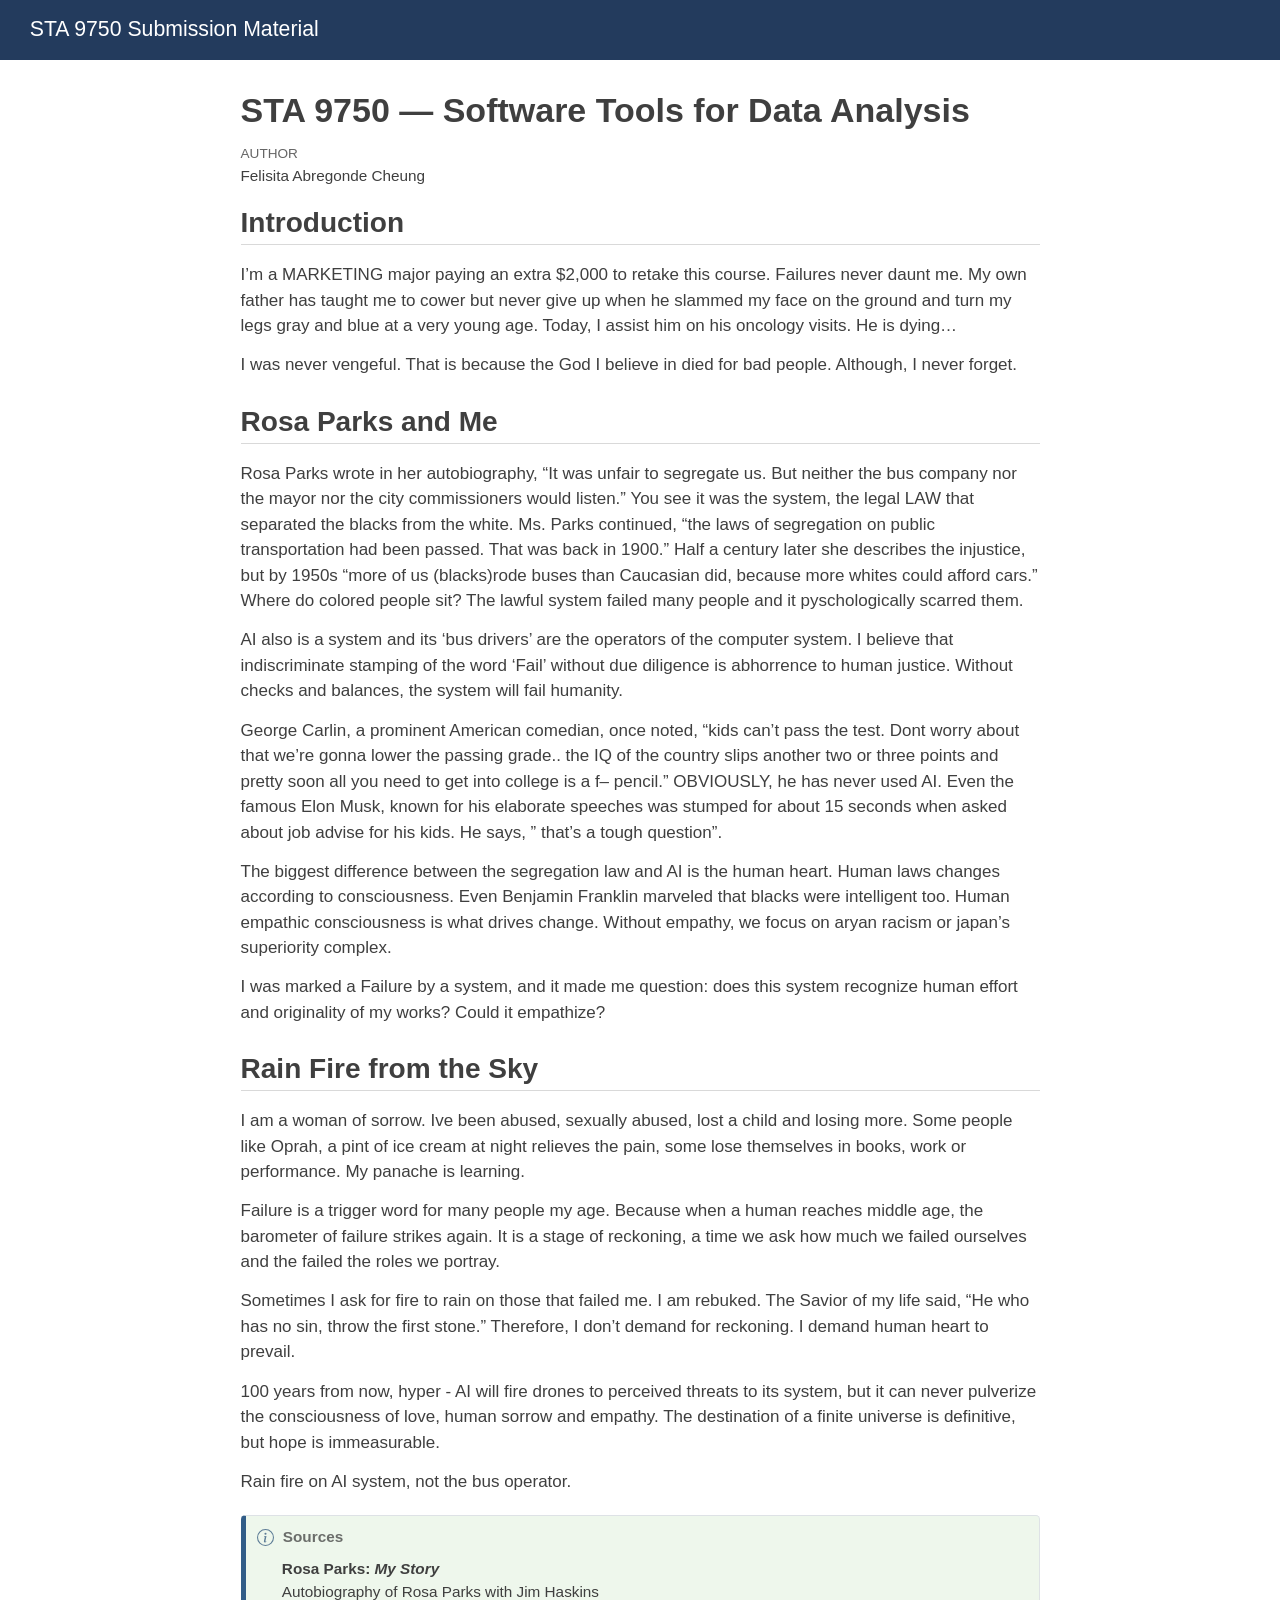
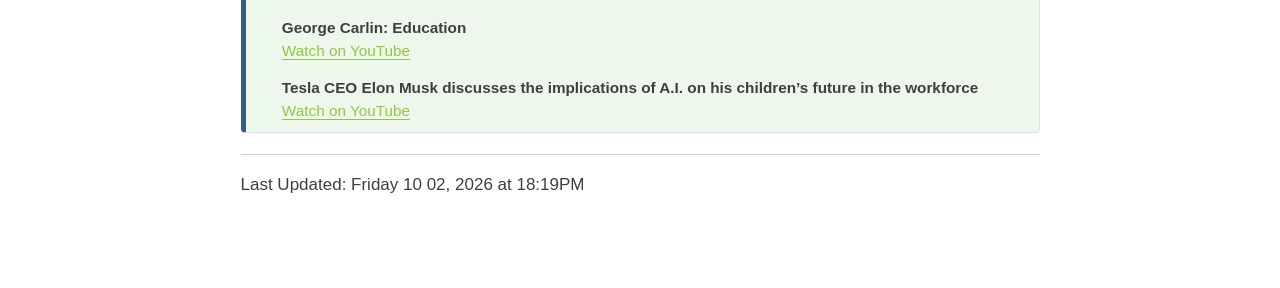
<file: docs/index.html>
<!DOCTYPE html>
<html xmlns="http://www.w3.org/1999/xhtml" lang="en" xml:lang="en"><head>

<meta charset="utf-8">
<meta name="generator" content="quarto-1.10.18">

<meta name="viewport" content="width=device-width, initial-scale=1.0, user-scalable=yes">

<meta name="author" content="Felisita Abregonde Cheung">

<title>STA 9750 — Software Tools for Data Analysis – STA 9750 Submission Material</title>
<style>
/* Default styles provided by pandoc.
** See https://pandoc.org/MANUAL.html#variables-for-html for config info.
*/
span.smallcaps{font-variant: small-caps;}
div.columns{display: flex; gap: 1.5em;}
div.column{flex: auto;}
@media screen {
div.columns{gap: min(4vw, 1.5em);}
div.column{overflow-x: auto;}
}
div.hanging-indent{margin-left: 1.5em; text-indent: -1.5em;}
ul.task-list{list-style: none;}
ul.task-list li input[type="checkbox"] {
  width: 0.8em;
  margin: 0 0.8em 0.2em -1em; /* quarto-specific, see https://github.com/quarto-dev/quarto-cli/issues/4556 */ 
  vertical-align: middle;
}
</style>


<script src="site_libs/quarto-nav/quarto-nav.js"></script>
<script src="site_libs/quarto-nav/headroom.min.js"></script>
<script src="site_libs/clipboard/clipboard.min.js"></script>
<script src="site_libs/quarto-search/autocomplete.umd.js"></script>
<script src="site_libs/quarto-search/fuse.min.js"></script>
<script src="site_libs/quarto-search/quarto-search.js"></script>
<meta name="quarto:offset" content="./">
<script src="site_libs/quarto-html/quarto.js" type="module"></script>
<script src="site_libs/quarto-html/tabsets/tabsets.js" type="module"></script>
<script src="site_libs/quarto-html/popper.min.js"></script>
<script src="site_libs/quarto-html/tippy.umd.min.js"></script>
<script src="site_libs/quarto-html/anchor.min.js"></script>
<link href="site_libs/quarto-html/tippy.css" rel="stylesheet">
<link href="site_libs/quarto-html/quarto-syntax-highlighting-64a204ab8560d761af7679ceaba22944.css" rel="stylesheet" id="quarto-text-highlighting-styles">
<script src="site_libs/bootstrap/bootstrap.min.js"></script>
<link href="site_libs/bootstrap/bootstrap-icons.css" rel="stylesheet">
<link href="site_libs/bootstrap/bootstrap-f20c3bc0f158c1f6cef51c80d0cb551c.min.css" rel="stylesheet" append-hash="true" id="quarto-bootstrap" data-mode="light">
<script id="quarto-search-options" type="application/json">{
  "location": "navbar",
  "copy-button": false,
  "collapse-after": 3,
  "panel-placement": "end",
  "type": "overlay",
  "limit": 50,
  "keyboard-shortcut": [
    "f",
    "/",
    "s"
  ],
  "show-item-context": false,
  "language": {
    "search-no-results-text": "No results",
    "search-matching-documents-text": "matching documents",
    "search-copy-link-title": "Copy link to search",
    "search-hide-matches-text": "Hide additional matches",
    "search-more-match-text": "more match in this document",
    "search-more-matches-text": "more matches in this document",
    "search-clear-button-title": "Clear",
    "search-text-placeholder": "",
    "search-detached-cancel-button-title": "Cancel",
    "search-submit-button-title": "Submit",
    "search-label": "Search"
  }
}</script>


<link rel="stylesheet" href="styles.css">
</head>

<body class="nav-fixed fullcontent quarto-light">

<div id="quarto-search-results"></div>
  <header id="quarto-header" class="headroom fixed-top">
    <nav class="navbar navbar-expand-lg " data-bs-theme="dark">
      <div class="navbar-container container-fluid">
      <div class="navbar-brand-container mx-auto">
    <a class="navbar-brand" href="./index.html">
    <span class="navbar-title">STA 9750 Submission Material</span>
    </a>
  </div>
        <div class="quarto-navbar-tools tools-end">
</div>
      </div> <!-- /container-fluid -->
    </nav>
</header>
<!-- content -->
<div id="quarto-content" class="quarto-container page-columns page-rows-contents page-layout-article page-navbar">
<!-- sidebar -->
<!-- margin-sidebar -->
    
<!-- main -->
<main class="content" id="quarto-document-content">

<header id="title-block-header" class="quarto-title-block default">
<div class="quarto-title">
<h1 class="title">STA 9750 — Software Tools for Data Analysis</h1>
</div>



<div class="quarto-title-meta">

    <div>
    <div class="quarto-title-meta-heading">Author</div>
    <div class="quarto-title-meta-contents">
             <p>Felisita Abregonde Cheung </p>
          </div>
  </div>
    
  
    
  </div>
  


</header>


<section id="introduction" class="level2">
<h2 class="anchored" data-anchor-id="introduction">Introduction</h2>
<p>I’m a MARKETING major paying an extra $2,000 to retake this course. Failures never daunt me. My own father has taught me to cower but never give up when he slammed my face on the ground and turn my legs gray and blue at a very young age. Today, I assist him on his oncology visits. He is dying…</p>
<p>I was never vengeful. That is because the God I believe in died for bad people. Although, I never forget.</p>
</section>
<section id="rosa-parks-and-me" class="level2">
<h2 class="anchored" data-anchor-id="rosa-parks-and-me">Rosa Parks and Me</h2>
<p>Rosa Parks wrote in her autobiography, “It was unfair to segregate us. But neither the bus company nor the mayor nor the city commissioners would listen.” You see it was the system, the legal LAW that separated the blacks from the white. Ms.&nbsp;Parks continued, “the laws of segregation on public transportation had been passed. That was back in 1900.” Half a century later she describes the injustice, but by 1950s “more of us (blacks)rode buses than Caucasian did, because more whites could afford cars.” Where do colored people sit? The lawful system failed many people and it pyschologically scarred them.</p>
<p>AI also is a system and its ‘bus drivers’ are the operators of the computer system. I believe that indiscriminate stamping of the word ‘Fail’ without due diligence is abhorrence to human justice. Without checks and balances, the system will fail humanity.</p>
<p>George Carlin, a prominent American comedian, once noted, “kids can’t pass the test. Dont worry about that we’re gonna lower the passing grade.. the IQ of the country slips another two or three points and pretty soon all you need to get into college is a f– pencil.” OBVIOUSLY, he has never used AI. Even the famous Elon Musk, known for his elaborate speeches was stumped for about 15 seconds when asked about job advise for his kids. He says, ” that’s a tough question”.</p>
<p>The biggest difference between the segregation law and AI is the human heart. Human laws changes according to consciousness. Even Benjamin Franklin marveled that blacks were intelligent too. Human empathic consciousness is what drives change. Without empathy, we focus on aryan racism or japan’s superiority complex.</p>
<p>I was marked a Failure by a system, and it made me question: does this system recognize human effort and originality of my works? Could it empathize?</p>
</section>
<section id="rain-fire-from-the-sky" class="level2">
<h2 class="anchored" data-anchor-id="rain-fire-from-the-sky">Rain Fire from the Sky</h2>
<p>I am a woman of sorrow. Ive been abused, sexually abused, lost a child and losing more. Some people like Oprah, a pint of ice cream at night relieves the pain, some lose themselves in books, work or performance. My panache is learning.</p>
<p>Failure is a trigger word for many people my age. Because when a human reaches middle age, the barometer of failure strikes again. It is a stage of reckoning, a time we ask how much we failed ourselves and the failed the roles we portray.</p>
<p>Sometimes I ask for fire to rain on those that failed me. I am rebuked. The Savior of my life said, “He who has no sin, throw the first stone.” Therefore, I don’t demand for reckoning. I demand human heart to prevail.</p>
<p>100 years from now, hyper - AI will fire drones to perceived threats to its system, but it can never pulverize the consciousness of love, human sorrow and empathy. The destination of a finite universe is definitive, but hope is immeasurable.</p>
<p>Rain fire on AI system, not the bus operator.</p>
<div class="callout callout-style-simple callout-note callout-titled">
<div class="callout-header d-flex align-content-center">
<div class="callout-icon-container">
<i class="callout-icon"></i>
</div>
<div class="callout-title-container flex-fill">
<span class="screen-reader-only">Note</span>Sources
</div>
</div>
<div class="callout-body-container callout-body">
<p><strong>Rosa Parks: <em>My Story</em></strong><br>
Autobiography of Rosa Parks with Jim Haskins</p>
<p><strong>George Carlin: Education</strong><br>
<a href="https://youtu.be/sNXHSMmaq_s?si=uJvf462YhZwpdkDU">Watch on YouTube</a></p>
<p><strong>Tesla CEO Elon Musk discusses the implications of A.I. on his children’s future in the workforce</strong><br>
<a href="https://www.youtube.com/watch?v=JJPWIiu-BUw">Watch on YouTube</a></p>
</div>
</div>
<hr>
<p>Last Updated: Friday 10 02, 2026 at 18:19PM</p>


</section>

</main> <!-- /main -->
<script id="quarto-html-after-body" type="application/javascript">
  window.document.addEventListener("DOMContentLoaded", function (event) {
    const icon = "";
    const anchorJS = new window.AnchorJS();
    anchorJS.options = {
      placement: 'right',
      icon: icon
    };
    anchorJS.add('.anchored');
    const isCodeAnnotation = (el) => {
      for (const clz of el.classList) {
        if (clz.startsWith('code-annotation-')) {                     
          return true;
        }
      }
      return false;
    }
    const onCopySuccess = function(e) {
      // button target
      const button = e.trigger;
      // don't keep focus
      button.blur();
      // flash "checked"
      button.classList.add('code-copy-button-checked');
      var currentTitle = button.getAttribute("title");
      button.setAttribute("title", "Copied!");
      let tooltip;
      if (window.bootstrap) {
        button.setAttribute("data-bs-toggle", "tooltip");
        button.setAttribute("data-bs-placement", "left");
        button.setAttribute("data-bs-title", "Copied!");
        tooltip = new bootstrap.Tooltip(button, 
          { trigger: "manual", 
            customClass: "code-copy-button-tooltip",
            offset: [0, -8]});
        tooltip.show();    
      }
      setTimeout(function() {
        if (tooltip) {
          tooltip.hide();
          button.removeAttribute("data-bs-title");
          button.removeAttribute("data-bs-toggle");
          button.removeAttribute("data-bs-placement");
        }
        button.setAttribute("title", currentTitle);
        button.classList.remove('code-copy-button-checked');
      }, 1000);
      // clear code selection
      e.clearSelection();
    }
    const getTextToCopy = function(trigger) {
      const outerScaffold = trigger.parentElement.cloneNode(true);
      const codeEl = outerScaffold.querySelector('code');
      for (const childEl of codeEl.children) {
        if (isCodeAnnotation(childEl)) {
          childEl.remove();
        }
      }
      return codeEl.innerText;
    }
    const clipboard = new window.ClipboardJS('.code-copy-button:not([data-in-quarto-modal])', {
      text: getTextToCopy
    });
    clipboard.on('success', onCopySuccess);
    if (window.document.getElementById('quarto-embedded-source-code-modal')) {
      const clipboardModal = new window.ClipboardJS('.code-copy-button[data-in-quarto-modal]', {
        text: getTextToCopy,
        container: window.document.getElementById('quarto-embedded-source-code-modal')
      });
      clipboardModal.on('success', onCopySuccess);
    }
      var localhostRegex = new RegExp(/^(?:http|https):\/\/localhost\:?[0-9]*\//);
      var mailtoRegex = new RegExp(/^mailto:/);
        var filterRegex = new RegExp("https:\/\/FelisitaAbregondeCheung\.github\.io\/STA9750-2026-FALL\/");
      var isInternal = (href) => {
          return filterRegex.test(href) || localhostRegex.test(href) || mailtoRegex.test(href);
      }
      // Inspect non-navigation links and adorn them if external
     var links = window.document.querySelectorAll('a[href]:not(.nav-link):not(.navbar-brand):not(.toc-action):not(.sidebar-link):not(.sidebar-item-toggle):not(.pagination-link):not(.no-external):not([aria-hidden]):not(.dropdown-item):not(.quarto-navigation-tool):not(.about-link)');
      for (var i=0; i<links.length; i++) {
        const link = links[i];
        if (!isInternal(link.href)) {
          // undo the damage that might have been done by quarto-nav.js in the case of
          // links that we want to consider external
          if (link.dataset.originalHref !== undefined) {
            link.href = link.dataset.originalHref;
          }
        }
      }
    function tippyHover(el, contentFn, onTriggerFn, onUntriggerFn) {
      const config = {
        allowHTML: true,
        maxWidth: 500,
        delay: 100,
        arrow: false,
        appendTo: function(el) {
            return el.parentElement;
        },
        interactive: true,
        interactiveBorder: 10,
        theme: 'quarto',
        placement: 'bottom-start',
      };
      if (contentFn) {
        config.content = contentFn;
      }
      if (onTriggerFn) {
        config.onTrigger = onTriggerFn;
      }
      if (onUntriggerFn) {
        config.onUntrigger = onUntriggerFn;
      }
      window.tippy(el, config); 
    }
    const noterefs = window.document.querySelectorAll('a[role="doc-noteref"]');
    for (var i=0; i<noterefs.length; i++) {
      const ref = noterefs[i];
      tippyHover(ref, function() {
        // use id or data attribute instead here
        let href = ref.getAttribute('data-footnote-href') || ref.getAttribute('href');
        try { href = new URL(href).hash; } catch {}
        const id = href.replace(/^#\/?/, "");
        const note = window.document.getElementById(id);
        if (note) {
          return note.innerHTML;
        } else {
          return "";
        }
      });
    }
    const xrefs = window.document.querySelectorAll('a.quarto-xref');
    const processXRef = (id, note) => {
      // Strip column container classes
      const stripColumnClz = (el) => {
        el.classList.remove("page-full", "page-columns");
        if (el.children) {
          for (const child of el.children) {
            stripColumnClz(child);
          }
        }
      }
      stripColumnClz(note)
      if (id === null || id.startsWith('sec-')) {
        // Special case sections, only their first couple elements
        const container = document.createElement("div");
        if (note.children && note.children.length > 2) {
          container.appendChild(note.children[0].cloneNode(true));
          for (let i = 1; i < note.children.length; i++) {
            const child = note.children[i];
            if (child.tagName === "P" && child.innerText === "") {
              continue;
            } else {
              container.appendChild(child.cloneNode(true));
              break;
            }
          }
          if (window.Quarto?.typesetMath) {
            window.Quarto.typesetMath(container);
          }
          return container.innerHTML
        } else {
          if (window.Quarto?.typesetMath) {
            window.Quarto.typesetMath(note);
          }
          return note.innerHTML;
        }
      } else {
        // Remove any anchor links if they are present
        const anchorLink = note.querySelector('a.anchorjs-link');
        if (anchorLink) {
          anchorLink.remove();
        }
        if (window.Quarto?.typesetMath) {
          window.Quarto.typesetMath(note);
        }
        if (note.classList.contains("callout")) {
          return note.outerHTML;
        } else {
          return note.innerHTML;
        }
      }
    }
    for (var i=0; i<xrefs.length; i++) {
      const xref = xrefs[i];
      tippyHover(xref, undefined, function(instance) {
        instance.disable();
        let url = xref.getAttribute('href');
        let hash = undefined; 
        if (url.startsWith('#')) {
          hash = url;
        } else {
          try { hash = new URL(url).hash; } catch {}
        }
        if (hash) {
          const id = hash.replace(/^#\/?/, "");
          const note = window.document.getElementById(id);
          if (note !== null) {
            try {
              const html = processXRef(id, note.cloneNode(true));
              instance.setContent(html);
            } finally {
              instance.enable();
              instance.show();
            }
          } else {
            // See if we can fetch this
            fetch(url.split('#')[0])
            .then(res => res.text())
            .then(html => {
              const parser = new DOMParser();
              const htmlDoc = parser.parseFromString(html, "text/html");
              const note = htmlDoc.getElementById(id);
              if (note !== null) {
                const html = processXRef(id, note);
                instance.setContent(html);
              } 
            }).finally(() => {
              instance.enable();
              instance.show();
            });
          }
        } else {
          // See if we can fetch a full url (with no hash to target)
          // This is a special case and we should probably do some content thinning / targeting
          fetch(url)
          .then(res => res.text())
          .then(html => {
            const parser = new DOMParser();
            const htmlDoc = parser.parseFromString(html, "text/html");
            const note = htmlDoc.querySelector('main.content');
            if (note !== null) {
              // This should only happen for chapter cross references
              // (since there is no id in the URL)
              // remove the first header
              if (note.children.length > 0 && note.children[0].tagName === "HEADER") {
                note.children[0].remove();
              }
              const html = processXRef(null, note);
              instance.setContent(html);
            } 
          }).finally(() => {
            instance.enable();
            instance.show();
          });
        }
      }, function(instance) {
      });
    }
        let selectedAnnoteEl;
        const selectorForAnnotation = ( cell, annotation) => {
          let cellAttr = 'data-code-cell="' + cell + '"';
          let lineAttr = 'data-code-annotation="' +  annotation + '"';
          const selector = 'span[' + cellAttr + '][' + lineAttr + ']';
          return selector;
        }
        const selectCodeLines = (annoteEl) => {
          const doc = window.document;
          const targetCell = annoteEl.getAttribute("data-target-cell");
          const targetAnnotation = annoteEl.getAttribute("data-target-annotation");
          const annoteSpan = window.document.querySelector(selectorForAnnotation(targetCell, targetAnnotation));
          const lines = annoteSpan.getAttribute("data-code-lines").split(",");
          const lineIds = lines.map((line) => {
            return targetCell + "-" + line;
          })
          let top = null;
          let height = null;
          let parent = null;
          if (lineIds.length > 0) {
              //compute the position of the single el (top and bottom and make a div)
              const el = window.document.getElementById(lineIds[0]);
              top = el.offsetTop;
              height = el.offsetHeight;
              parent = el.parentElement.parentElement;
            if (lineIds.length > 1) {
              const lastEl = window.document.getElementById(lineIds[lineIds.length - 1]);
              const bottom = lastEl.offsetTop + lastEl.offsetHeight;
              height = bottom - top;
            }
            if (top !== null && height !== null && parent !== null) {
              // cook up a div (if necessary) and position it 
              let div = window.document.getElementById("code-annotation-line-highlight");
              if (div === null) {
                div = window.document.createElement("div");
                div.setAttribute("id", "code-annotation-line-highlight");
                div.style.position = 'absolute';
                parent.appendChild(div);
              }
              div.style.top = top - 2 + "px";
              div.style.height = height + 4 + "px";
              div.style.left = 0;
              let gutterDiv = window.document.getElementById("code-annotation-line-highlight-gutter");
              if (gutterDiv === null) {
                gutterDiv = window.document.createElement("div");
                gutterDiv.setAttribute("id", "code-annotation-line-highlight-gutter");
                gutterDiv.style.position = 'absolute';
                const codeCell = window.document.getElementById(targetCell);
                const gutter = codeCell.querySelector('.code-annotation-gutter');
                gutter.appendChild(gutterDiv);
              }
              gutterDiv.style.top = top - 2 + "px";
              gutterDiv.style.height = height + 4 + "px";
            }
            selectedAnnoteEl = annoteEl;
          }
        };
        const unselectCodeLines = () => {
          const elementsIds = ["code-annotation-line-highlight", "code-annotation-line-highlight-gutter"];
          elementsIds.forEach((elId) => {
            const div = window.document.getElementById(elId);
            if (div) {
              div.remove();
            }
          });
          selectedAnnoteEl = undefined;
        };
          // Handle positioning of the toggle
      window.addEventListener(
        "resize",
        throttle(() => {
          elRect = undefined;
          if (selectedAnnoteEl) {
            selectCodeLines(selectedAnnoteEl);
          }
        }, 10)
      );
      function throttle(fn, ms) {
      let throttle = false;
      let timer;
        return (...args) => {
          if(!throttle) { // first call gets through
              fn.apply(this, args);
              throttle = true;
          } else { // all the others get throttled
              if(timer) clearTimeout(timer); // cancel #2
              timer = setTimeout(() => {
                fn.apply(this, args);
                timer = throttle = false;
              }, ms);
          }
        };
      }
        // Attach click handler to the DT
        const annoteDls = window.document.querySelectorAll('dt[data-target-cell]');
        for (const annoteDlNode of annoteDls) {
          annoteDlNode.addEventListener('click', (event) => {
            const clickedEl = event.target;
            if (clickedEl !== selectedAnnoteEl) {
              unselectCodeLines();
              const activeEl = window.document.querySelector('dt[data-target-cell].code-annotation-active');
              if (activeEl) {
                activeEl.classList.remove('code-annotation-active');
              }
              selectCodeLines(clickedEl);
              clickedEl.classList.add('code-annotation-active');
            } else {
              // Unselect the line
              unselectCodeLines();
              clickedEl.classList.remove('code-annotation-active');
            }
          });
        }
    const findCites = (el) => {
      const parentEl = el.parentElement;
      if (parentEl) {
        const cites = parentEl.dataset.cites;
        if (cites) {
          return {
            el,
            cites: cites.split(' ')
          };
        } else {
          return findCites(el.parentElement)
        }
      } else {
        return undefined;
      }
    };
    var bibliorefs = window.document.querySelectorAll('a[role="doc-biblioref"]');
    for (var i=0; i<bibliorefs.length; i++) {
      const ref = bibliorefs[i];
      const citeInfo = findCites(ref);
      if (citeInfo) {
        tippyHover(citeInfo.el, function() {
          var popup = window.document.createElement('div');
          citeInfo.cites.forEach(function(cite) {
            var citeDiv = window.document.createElement('div');
            citeDiv.classList.add('hanging-indent');
            citeDiv.classList.add('csl-entry');
            var biblioDiv = window.document.getElementById('ref-' + cite);
            if (biblioDiv) {
              citeDiv.innerHTML = biblioDiv.innerHTML;
            }
            popup.appendChild(citeDiv);
          });
          return popup.innerHTML;
        });
      }
    }
  });
  </script>
</div> <!-- /content -->




</body></html>
</file>
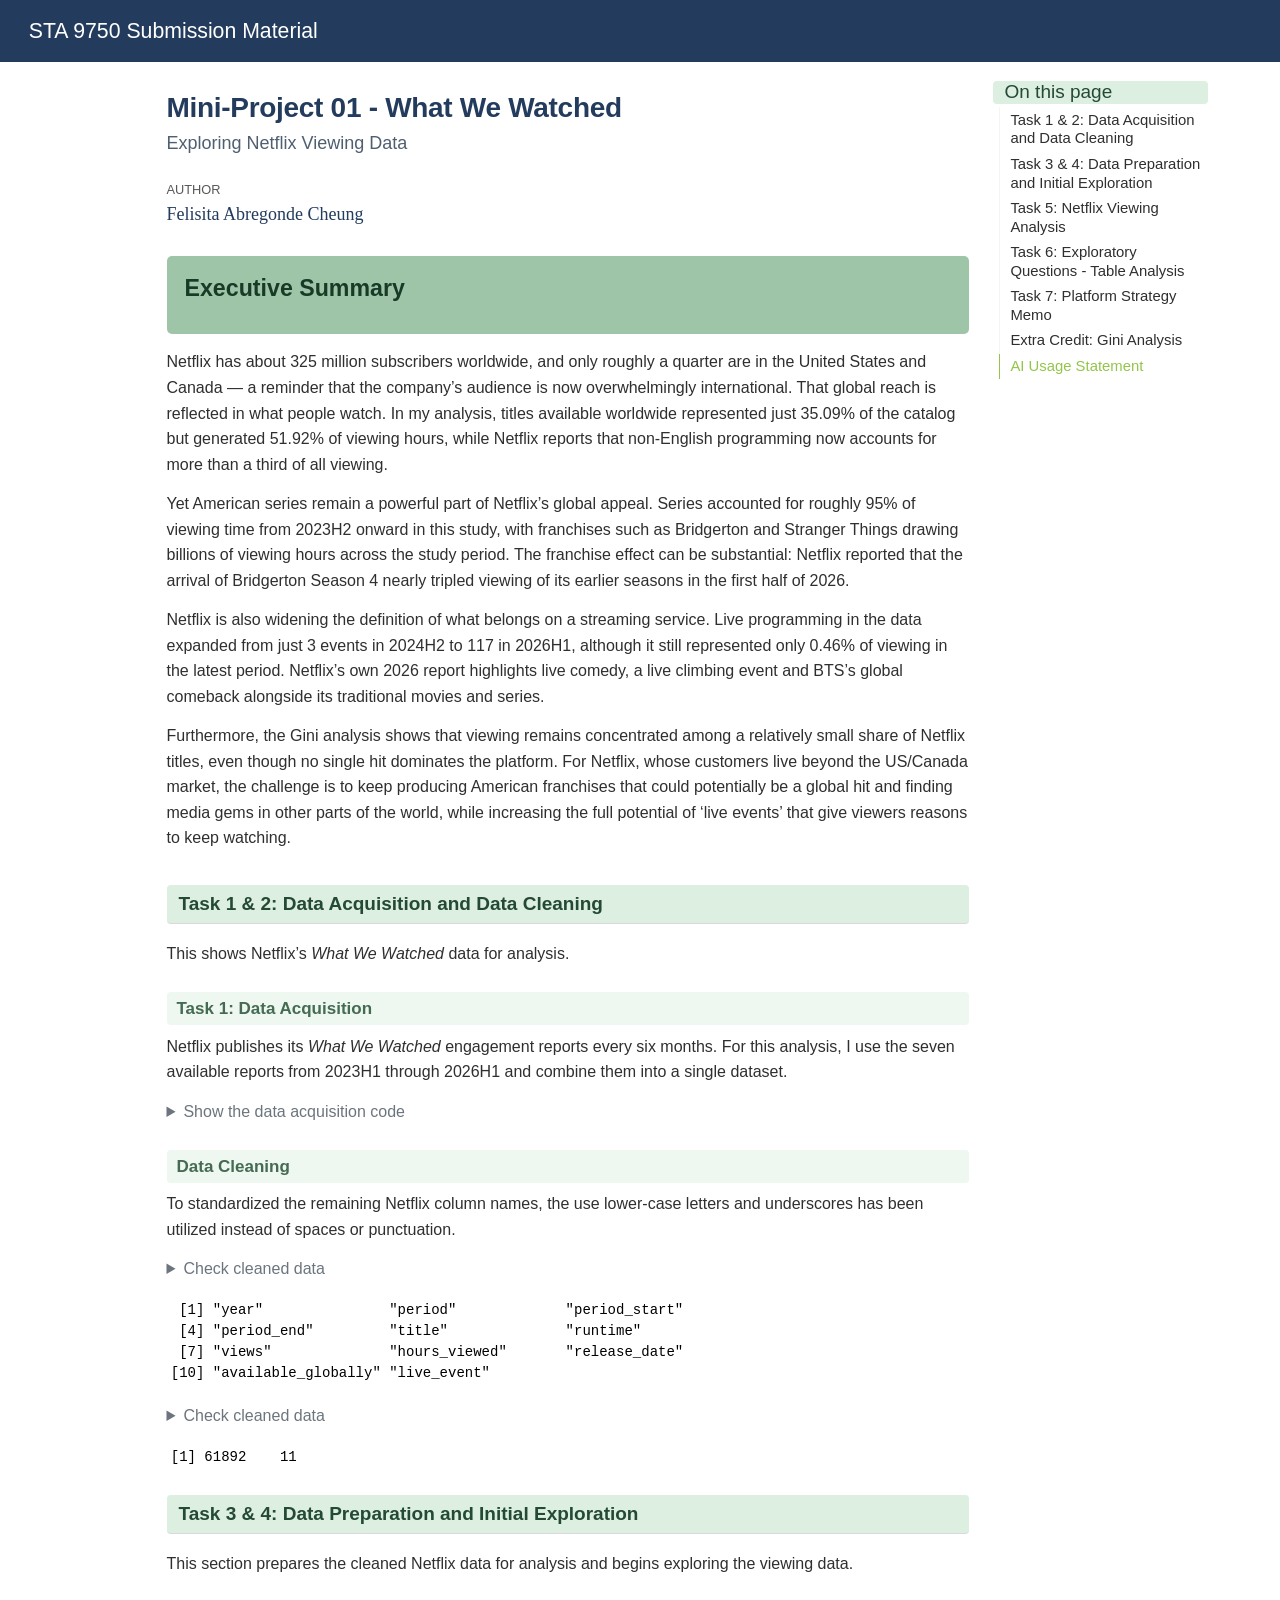
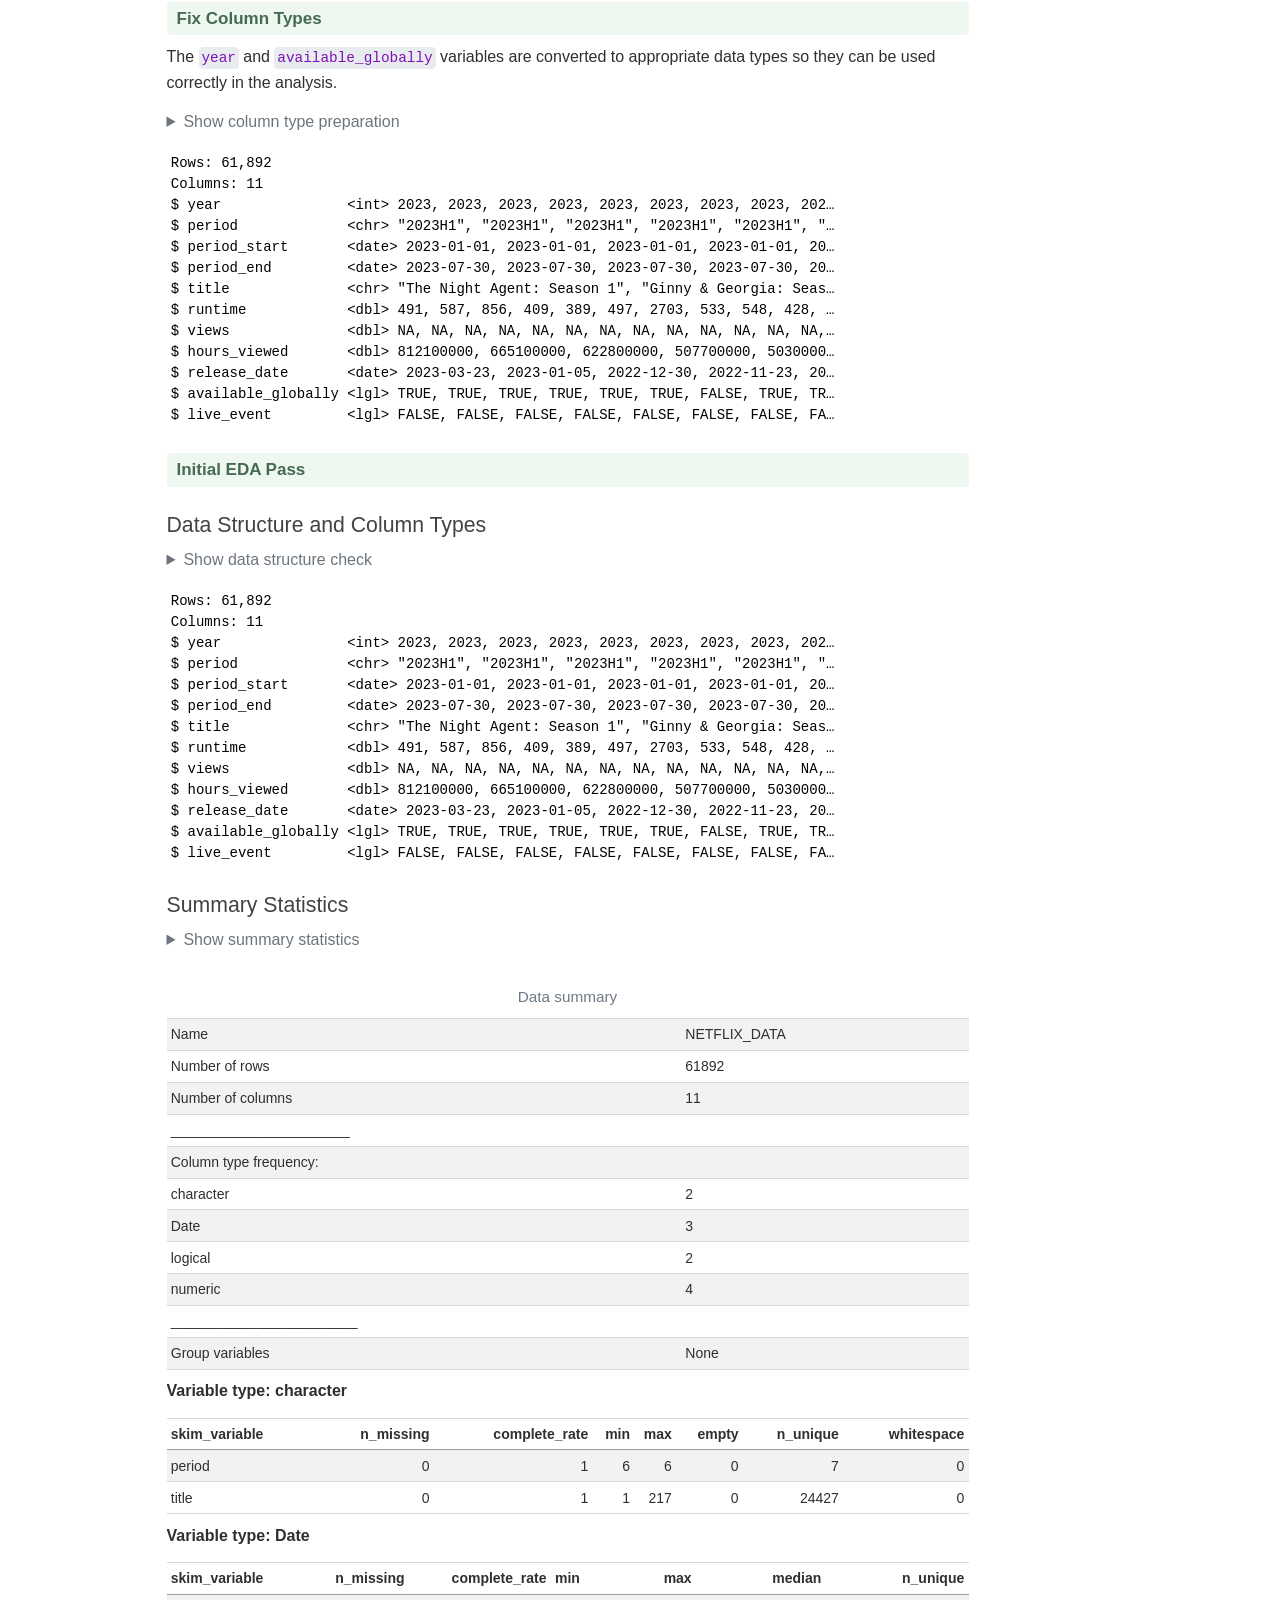
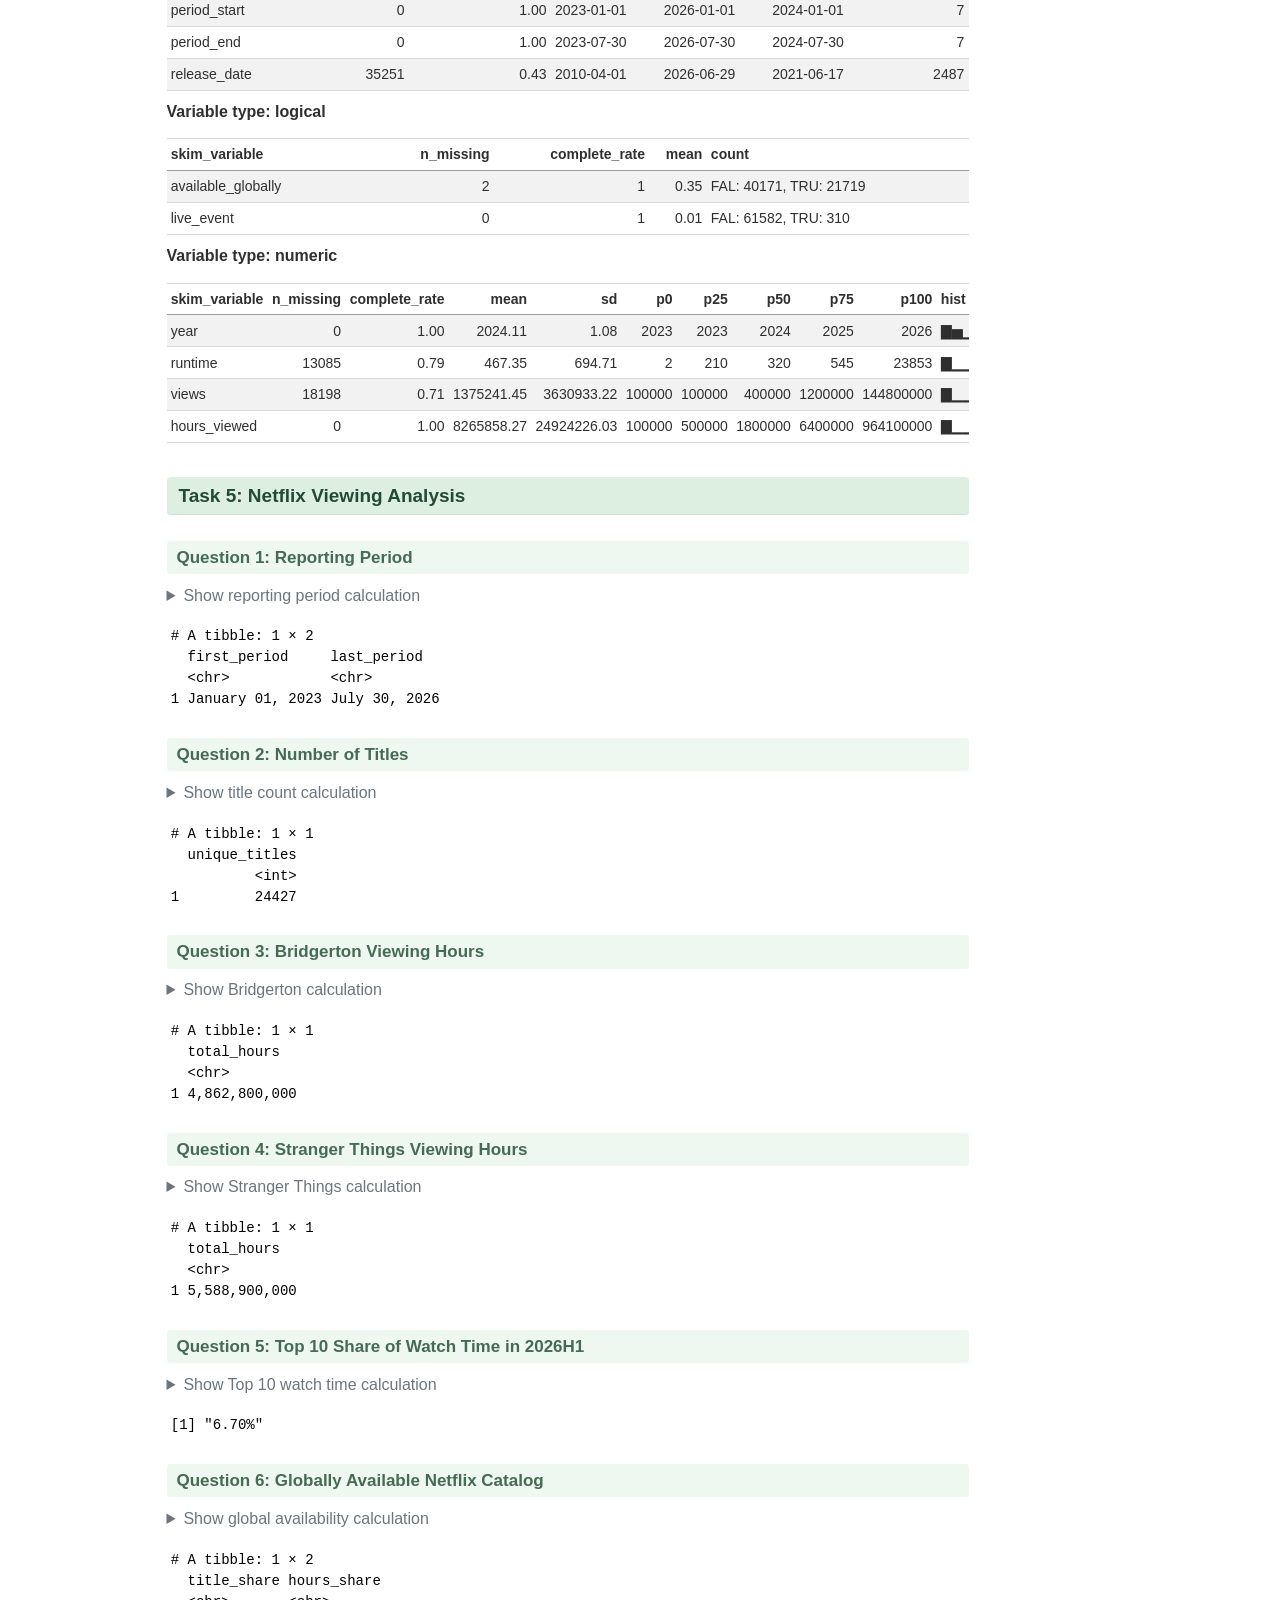
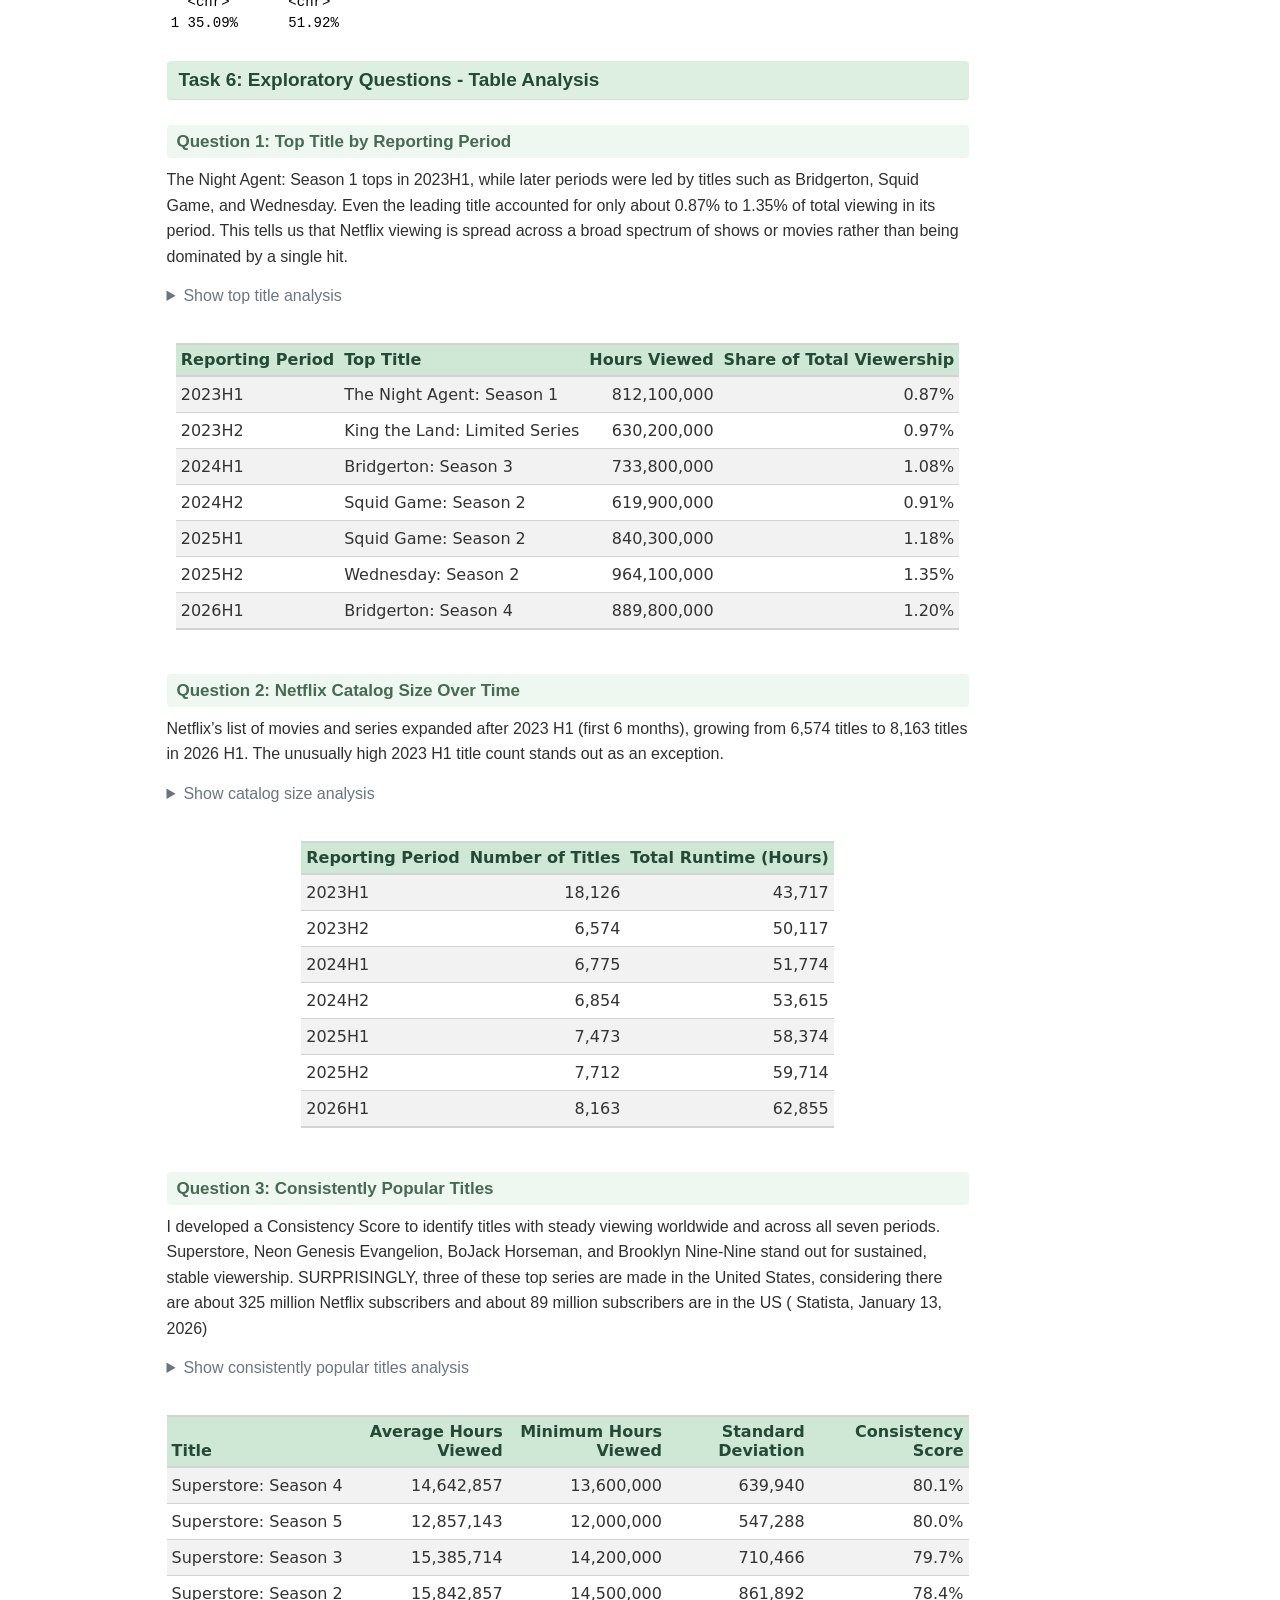
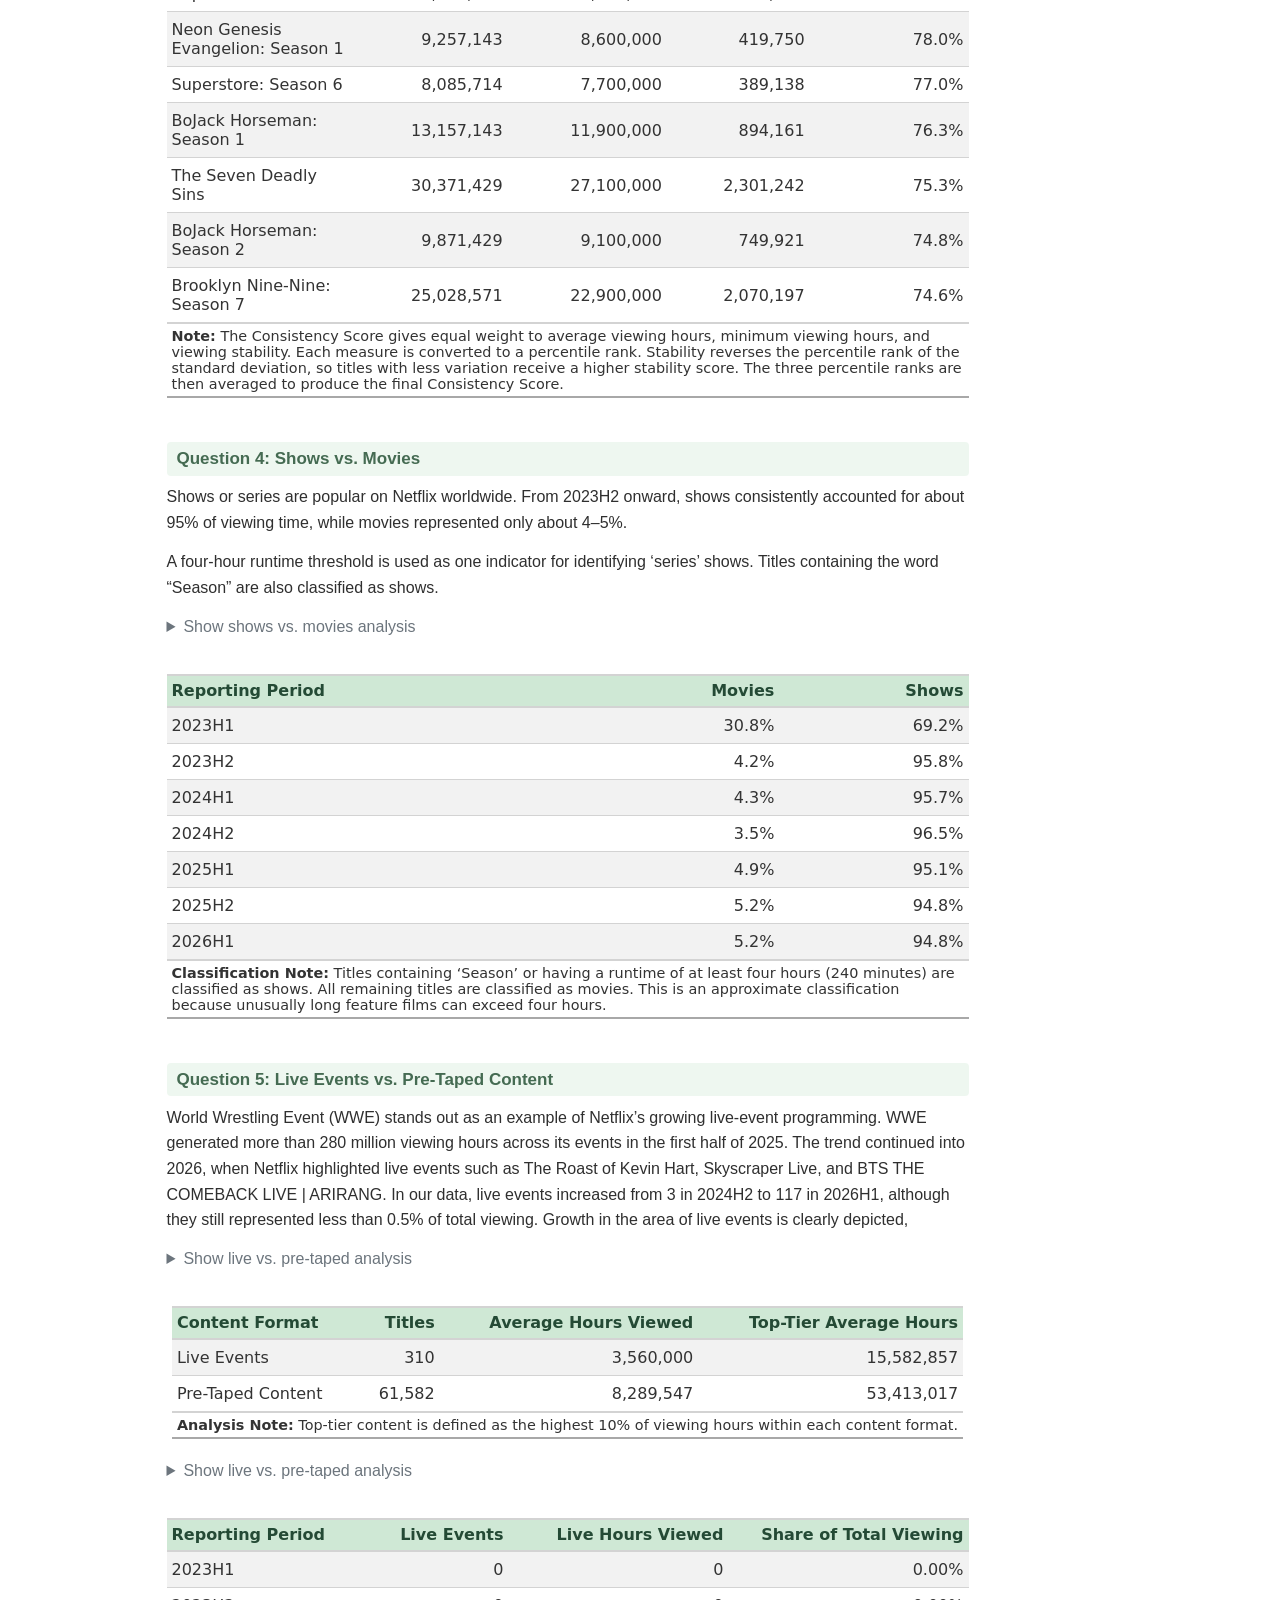
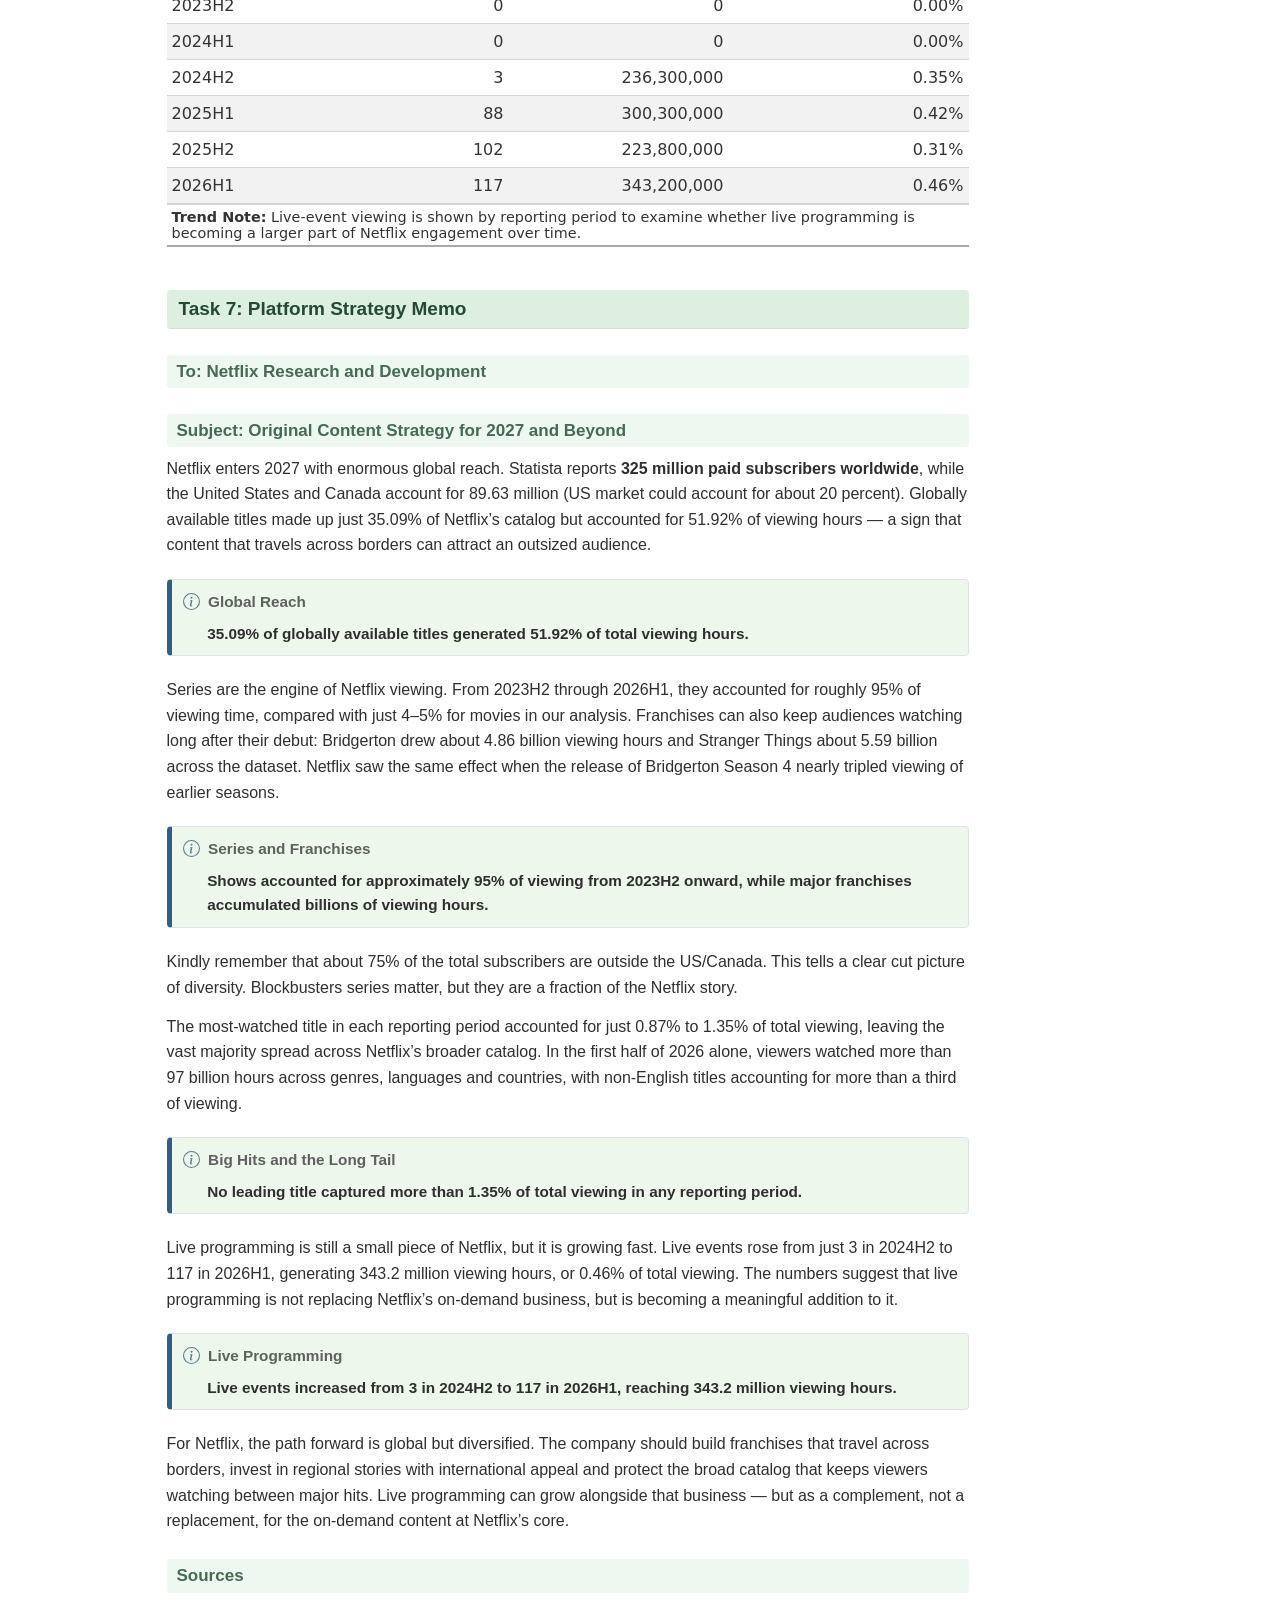
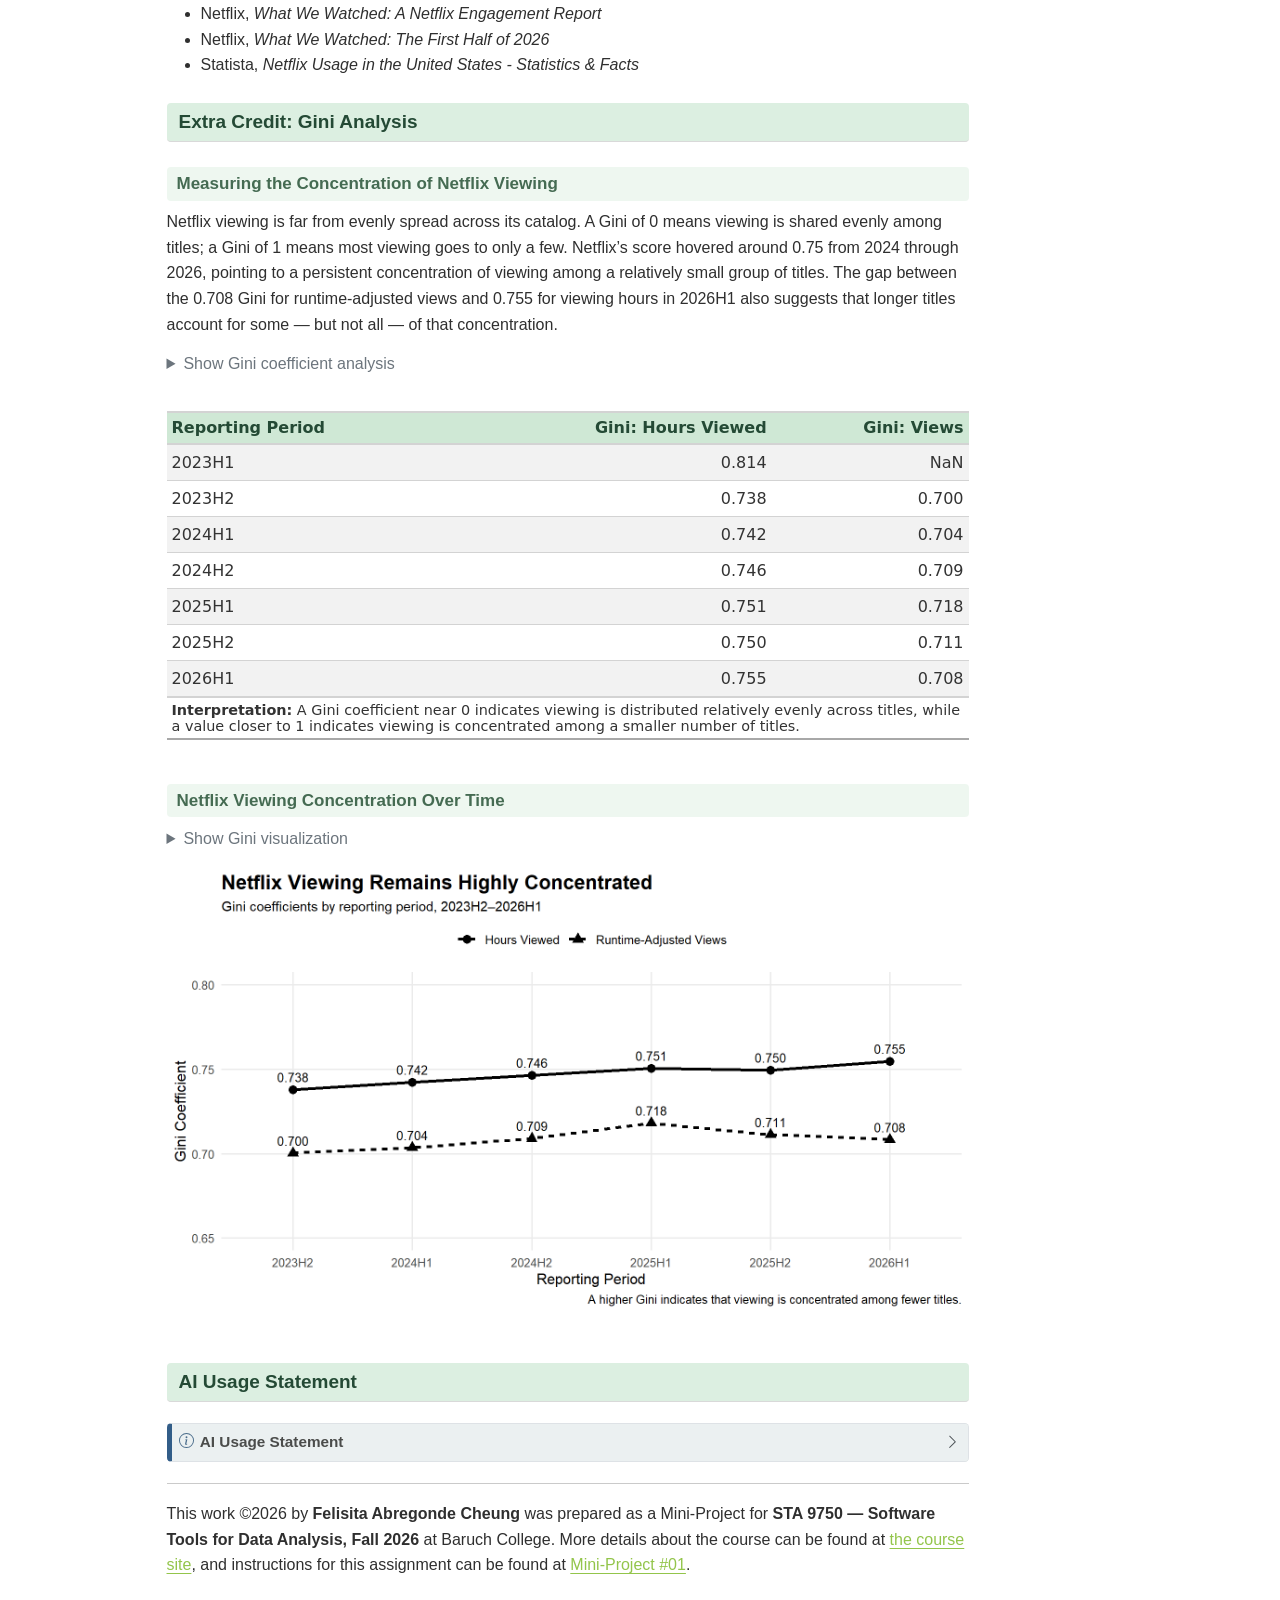
<file: docs/mp01.html>
<!DOCTYPE html>
<html xmlns="http://www.w3.org/1999/xhtml" lang="en" xml:lang="en"><head>

<meta charset="utf-8">
<meta name="generator" content="quarto-1.10.18">

<meta name="viewport" content="width=device-width, initial-scale=1.0, user-scalable=yes">

<meta name="author" content="Felisita Abregonde Cheung">

<title>Mini-Project 01 - What We Watched – STA 9750 Submission Material</title>
<style>
/* Default styles provided by pandoc.
** See https://pandoc.org/MANUAL.html#variables-for-html for config info.
*/
span.smallcaps{font-variant: small-caps;}
div.columns{display: flex; gap: 1.5em;}
div.column{flex: auto;}
@media screen {
div.columns{gap: min(4vw, 1.5em);}
div.column{overflow-x: auto;}
}
div.hanging-indent{margin-left: 1.5em; text-indent: -1.5em;}
ul.task-list{list-style: none;}
ul.task-list li input[type="checkbox"] {
  width: 0.8em;
  margin: 0 0.8em 0.2em -1em; /* quarto-specific, see https://github.com/quarto-dev/quarto-cli/issues/4556 */ 
  vertical-align: middle;
}
/* CSS for syntax highlighting */
html { -webkit-text-size-adjust: 100%; }
pre > code.sourceCode { white-space: pre; position: relative; }
pre > code.sourceCode > span { display: inline-block; line-height: 1.25; }
pre > code.sourceCode > span:empty { height: 1.2em; }
.sourceCode { overflow: visible; }
code.sourceCode > span { color: inherit; text-decoration: inherit; }
div.sourceCode { margin: 1em 0; }
pre.sourceCode { margin: 0; }
@media screen {
div.sourceCode { overflow: auto; }
}
@media print {
pre > code.sourceCode { white-space: pre-wrap; }
pre > code.sourceCode > span { text-indent: -5em; padding-left: 5em; }
}
pre.numberSource code
  { counter-reset: source-line 0; }
pre.numberSource code > span
  { position: relative; left: -4em; counter-increment: source-line; }
pre.numberSource code > span > a:first-child::before
  { content: counter(source-line);
    position: relative; left: -1em; text-align: right; vertical-align: baseline;
    border: none; display: inline-block;
    -webkit-touch-callout: none; -webkit-user-select: none;
    -khtml-user-select: none; -moz-user-select: none;
    -ms-user-select: none; user-select: none;
    padding: 0 4px; width: 4em;
  }
pre.numberSource { margin-left: 3em;  padding-left: 4px; }
div.sourceCode
  {   }
@media screen {
pre > code.sourceCode > span > a:first-child::before { text-decoration: underline; }
}
</style>


<script src="site_libs/quarto-nav/quarto-nav.js"></script>
<script src="site_libs/quarto-nav/headroom.min.js"></script>
<script src="site_libs/clipboard/clipboard.min.js"></script>
<script src="site_libs/quarto-search/autocomplete.umd.js"></script>
<script src="site_libs/quarto-search/fuse.min.js"></script>
<script src="site_libs/quarto-search/quarto-search.js"></script>
<meta name="quarto:offset" content="./">
<script src="site_libs/quarto-html/quarto.js" type="module"></script>
<script src="site_libs/quarto-html/tabsets/tabsets.js" type="module"></script>
<script src="site_libs/quarto-html/popper.min.js"></script>
<script src="site_libs/quarto-html/tippy.umd.min.js"></script>
<script src="site_libs/quarto-html/anchor.min.js"></script>
<link href="site_libs/quarto-html/tippy.css" rel="stylesheet">
<link href="site_libs/quarto-html/quarto-syntax-highlighting-64a204ab8560d761af7679ceaba22944.css" rel="stylesheet" id="quarto-text-highlighting-styles">
<script src="site_libs/bootstrap/bootstrap.min.js"></script>
<link href="site_libs/bootstrap/bootstrap-icons.css" rel="stylesheet">
<link href="site_libs/bootstrap/bootstrap-f20c3bc0f158c1f6cef51c80d0cb551c.min.css" rel="stylesheet" append-hash="true" id="quarto-bootstrap" data-mode="light">
<script id="quarto-search-options" type="application/json">{
  "location": "navbar",
  "copy-button": false,
  "collapse-after": 3,
  "panel-placement": "end",
  "type": "overlay",
  "limit": 50,
  "keyboard-shortcut": [
    "f",
    "/",
    "s"
  ],
  "show-item-context": false,
  "language": {
    "search-no-results-text": "No results",
    "search-matching-documents-text": "matching documents",
    "search-copy-link-title": "Copy link to search",
    "search-hide-matches-text": "Hide additional matches",
    "search-more-match-text": "more match in this document",
    "search-more-matches-text": "more matches in this document",
    "search-clear-button-title": "Clear",
    "search-text-placeholder": "",
    "search-detached-cancel-button-title": "Cancel",
    "search-submit-button-title": "Submit",
    "search-label": "Search"
  }
}</script>


<link rel="stylesheet" href="styles.css">
</head>

<body class="nav-fixed quarto-light">

<div id="quarto-search-results"></div>
  <header id="quarto-header" class="headroom fixed-top">
    <nav class="navbar navbar-expand-lg " data-bs-theme="dark">
      <div class="navbar-container container-fluid">
      <div class="navbar-brand-container mx-auto">
    <a class="navbar-brand" href="./index.html">
    <span class="navbar-title">STA 9750 Submission Material</span>
    </a>
  </div>
        <div class="quarto-navbar-tools tools-end">
</div>
      </div> <!-- /container-fluid -->
    </nav>
</header>
<!-- content -->
<div id="quarto-content" class="quarto-container page-columns page-rows-contents page-layout-article page-navbar">
<!-- sidebar -->
<!-- margin-sidebar -->
    <div id="quarto-margin-sidebar" class="sidebar margin-sidebar">
        <nav id="TOC" role="doc-toc" class="toc-active">
    <h2 id="toc-title">On this page</h2>
   
  <ul>
  <li><a href="#task-1-2-data-acquisition-and-data-cleaning" id="toc-task-1-2-data-acquisition-and-data-cleaning" class="nav-link active" data-scroll-target="#task-1-2-data-acquisition-and-data-cleaning">Task 1 &amp; 2: Data Acquisition and Data Cleaning</a></li>
  <li><a href="#task-3-4-data-preparation-and-initial-exploration" id="toc-task-3-4-data-preparation-and-initial-exploration" class="nav-link" data-scroll-target="#task-3-4-data-preparation-and-initial-exploration">Task 3 &amp; 4: Data Preparation and Initial Exploration</a></li>
  <li><a href="#task-5-netflix-viewing-analysis" id="toc-task-5-netflix-viewing-analysis" class="nav-link" data-scroll-target="#task-5-netflix-viewing-analysis">Task 5: Netflix Viewing Analysis</a></li>
  <li><a href="#task-6-exploratory-questions---table-analysis" id="toc-task-6-exploratory-questions---table-analysis" class="nav-link" data-scroll-target="#task-6-exploratory-questions---table-analysis">Task 6: Exploratory Questions - Table Analysis</a></li>
  <li><a href="#task-7-platform-strategy-memo" id="toc-task-7-platform-strategy-memo" class="nav-link" data-scroll-target="#task-7-platform-strategy-memo">Task 7: Platform Strategy Memo</a></li>
  <li><a href="#extra-credit-gini-analysis" id="toc-extra-credit-gini-analysis" class="nav-link" data-scroll-target="#extra-credit-gini-analysis">Extra Credit: Gini Analysis</a></li>
  <li><a href="#ai-usage-statement" id="toc-ai-usage-statement" class="nav-link" data-scroll-target="#ai-usage-statement">AI Usage Statement</a></li>
  </ul>
</nav>
    </div>
<!-- main -->
<main class="content" id="quarto-document-content">

<header id="title-block-header" class="quarto-title-block default">
<div class="quarto-title">
<h1 class="title">Mini-Project 01 - What We Watched</h1>
<p class="subtitle lead">Exploring Netflix Viewing Data</p>
</div>



<div class="quarto-title-meta">

    <div>
    <div class="quarto-title-meta-heading">Author</div>
    <div class="quarto-title-meta-contents">
             <p>Felisita Abregonde Cheung </p>
          </div>
  </div>
    
  
    
  </div>
  


</header>


<style>
body {
  font-family: Arial, Helvetica, sans-serif;
  font-size: 16px;
  color: #2f2f2f;
  line-height: 1.6;
}

/* Main section headings */
h2 {
  background-color: #dcefe1;
  color: #244a35;
  padding: 7px 12px;
  border-radius: 4px;
  margin-top: 25px;
  font-size: 19px !important;
  font-weight: 600;
}

/* Smaller subsection headings */
/* Smaller subsection headings */
h3 {
  background-color: #edf7ef;
  color: #315b40;
  padding: 6px 10px;
  border-radius: 4px;
  font-size: 17px !important;
  font-weight: 600;
}

/* Special darker Executive Summary */
.executive-summary {
  background-color: #9fc5a8;
  color: #183b27;
  padding: 14px 18px;
  border-radius: 5px;
  font-size: 1.45em;
  font-weight: 600;
  margin-top: 25px;
  margin-bottom: 15px;
}
/* Main project title */
h1.title {
  font-family: "Segoe UI", Arial, sans-serif;
  font-size: 28px !important;
  font-weight: 600;
  color: #233B5D !important;
  letter-spacing: -0.3px;
}

/* Subtitle under main title */
p.subtitle {
  font-family: "Segoe UI", Arial, sans-serif;
  font-size: 18px !important;
  color: #4f5f70;
}
/* Author name - script style */
.quarto-title-meta-contents p {
  font-family: "Segoe Script", "Brush Script MT", cursive;
  font-size: 18px;
  color: #233B5D;
}
/* Netflix image  */
#TOC::after {
  content: "";
  display: block;
  width: 200px;
  height: 120px;
  margin-top: 25px;
  background-image: url("https://cdn.mos.cms.futurecdn.net/8KZy7uk5XTxvoD3jcGj2AX-1280-80.jpg.webp");
  background-size: contain;
  background-repeat: no-repeat;
  background-position: center;
  border-radius: 5px;
}
</style>
<div class="executive-summary">
<p>Executive Summary</p>
</div>
<p>Netflix has about 325 million subscribers worldwide, and only roughly a quarter are in the United States and Canada — a reminder that the company’s audience is now overwhelmingly international. That global reach is reflected in what people watch. In my analysis, titles available worldwide represented just 35.09% of the catalog but generated 51.92% of viewing hours, while Netflix reports that non-English programming now accounts for more than a third of all viewing.</p>
<p>Yet American series remain a powerful part of Netflix’s global appeal. Series accounted for roughly 95% of viewing time from 2023H2 onward in this study, with franchises such as Bridgerton and Stranger Things drawing billions of viewing hours across the study period. The franchise effect can be substantial: Netflix reported that the arrival of Bridgerton Season 4 nearly tripled viewing of its earlier seasons in the first half of 2026.</p>
<p>Netflix is also widening the definition of what belongs on a streaming service. Live programming in the data expanded from just 3 events in 2024H2 to 117 in 2026H1, although it still represented only 0.46% of viewing in the latest period. Netflix’s own 2026 report highlights live comedy, a live climbing event and BTS’s global comeback alongside its traditional movies and series.</p>
<p>Furthermore, the Gini analysis shows that viewing remains concentrated among a relatively small share of Netflix titles, even though no single hit dominates the platform. For Netflix, whose customers live beyond the US/Canada market, the challenge is to keep producing American franchises that could potentially be a global hit and finding media gems in other parts of the world, while increasing the full potential of ‘live events’ that give viewers reasons to keep watching.</p>
<section id="task-1-2-data-acquisition-and-data-cleaning" class="level2">
<h2 class="anchored" data-anchor-id="task-1-2-data-acquisition-and-data-cleaning">Task 1 &amp; 2: Data Acquisition and Data Cleaning</h2>
<p>This shows Netflix’s <em>What We Watched</em> data for analysis.</p>
<section id="task-1-data-acquisition" class="level3 unlisted">
<h3 class="unlisted anchored" data-anchor-id="task-1-data-acquisition">Task 1: Data Acquisition</h3>
<p>Netflix publishes its <em>What We Watched</em> engagement reports every six months. For this analysis, I use the seven available reports from 2023H1 through 2026H1 and combine them into a single dataset.</p>
<div class="cell">
<details class="code-fold">
<summary>Show the data acquisition code</summary>
<div class="code-copy-outer-scaffold"><div class="sourceCode cell-code" id="cb1"><pre class="sourceCode r code-with-copy"><code class="sourceCode r"><span id="cb1-1"><a href="#cb1-1" aria-hidden="true" tabindex="-1"></a><span class="fu">library</span>(tidyverse)</span>
<span id="cb1-2"><a href="#cb1-2" aria-hidden="true" tabindex="-1"></a><span class="fu">library</span>(rvest)</span>
<span id="cb1-3"><a href="#cb1-3" aria-hidden="true" tabindex="-1"></a><span class="fu">library</span>(readxl)</span>
<span id="cb1-4"><a href="#cb1-4" aria-hidden="true" tabindex="-1"></a><span class="fu">library</span>(fs)</span>
<span id="cb1-5"><a href="#cb1-5" aria-hidden="true" tabindex="-1"></a></span>
<span id="cb1-6"><a href="#cb1-6" aria-hidden="true" tabindex="-1"></a>load_netflix_data <span class="ot">&lt;-</span> <span class="cf">function</span>(){</span>
<span id="cb1-7"><a href="#cb1-7" aria-hidden="true" tabindex="-1"></a></span>
<span id="cb1-8"><a href="#cb1-8" aria-hidden="true" tabindex="-1"></a>  data_dir <span class="ot">&lt;-</span> <span class="fu">path</span>(<span class="st">"data"</span>, <span class="st">"mp01"</span>)</span>
<span id="cb1-9"><a href="#cb1-9" aria-hidden="true" tabindex="-1"></a></span>
<span id="cb1-10"><a href="#cb1-10" aria-hidden="true" tabindex="-1"></a>  <span class="cf">if</span>(<span class="sc">!</span><span class="fu">dir_exists</span>(data_dir)){</span>
<span id="cb1-11"><a href="#cb1-11" aria-hidden="true" tabindex="-1"></a>    <span class="fu">dir_create</span>(data_dir, <span class="at">showWarnings =</span> <span class="cn">FALSE</span>, <span class="at">recurse =</span> <span class="cn">TRUE</span>)</span>
<span id="cb1-12"><a href="#cb1-12" aria-hidden="true" tabindex="-1"></a>  }</span>
<span id="cb1-13"><a href="#cb1-13" aria-hidden="true" tabindex="-1"></a></span>
<span id="cb1-14"><a href="#cb1-14" aria-hidden="true" tabindex="-1"></a>  NETFLIX_URLS <span class="ot">&lt;-</span> <span class="fu">list</span>(</span>
<span id="cb1-15"><a href="#cb1-15" aria-hidden="true" tabindex="-1"></a>    <span class="st">`</span><span class="at">2023H1</span><span class="st">`</span> <span class="ot">=</span> <span class="st">"https://about.netflix.com/news/what-we-watched-a-netflix-engagement-report"</span>,</span>
<span id="cb1-16"><a href="#cb1-16" aria-hidden="true" tabindex="-1"></a>    <span class="st">`</span><span class="at">2023H2</span><span class="st">`</span> <span class="ot">=</span> <span class="st">"https://about.netflix.com/news/what-we-watched-the-second-half-of-2023"</span>,</span>
<span id="cb1-17"><a href="#cb1-17" aria-hidden="true" tabindex="-1"></a>    <span class="st">`</span><span class="at">2024H1</span><span class="st">`</span> <span class="ot">=</span> <span class="st">"https://about.netflix.com/news/what-we-watched-the-first-half-of-2024"</span>,</span>
<span id="cb1-18"><a href="#cb1-18" aria-hidden="true" tabindex="-1"></a>    <span class="st">`</span><span class="at">2024H2</span><span class="st">`</span> <span class="ot">=</span> <span class="st">"https://about.netflix.com/news/what-we-watched-the-second-half-of-2024"</span>,</span>
<span id="cb1-19"><a href="#cb1-19" aria-hidden="true" tabindex="-1"></a>    <span class="st">`</span><span class="at">2025H1</span><span class="st">`</span> <span class="ot">=</span> <span class="st">"https://about.netflix.com/news/what-we-watched-the-first-half-of-2025"</span>,</span>
<span id="cb1-20"><a href="#cb1-20" aria-hidden="true" tabindex="-1"></a>    <span class="st">`</span><span class="at">2025H2</span><span class="st">`</span> <span class="ot">=</span> <span class="st">"https://about.netflix.com/news/what-we-watched-the-second-half-of-2025"</span>,</span>
<span id="cb1-21"><a href="#cb1-21" aria-hidden="true" tabindex="-1"></a>    <span class="st">`</span><span class="at">2026H1</span><span class="st">`</span> <span class="ot">=</span> <span class="st">"https://about.netflix.com/news/what-we-watched-the-first-half-of-2026"</span></span>
<span id="cb1-22"><a href="#cb1-22" aria-hidden="true" tabindex="-1"></a>  )</span>
<span id="cb1-23"><a href="#cb1-23" aria-hidden="true" tabindex="-1"></a></span>
<span id="cb1-24"><a href="#cb1-24" aria-hidden="true" tabindex="-1"></a>  download_if_needed <span class="ot">&lt;-</span> <span class="cf">function</span>(url, local){</span>
<span id="cb1-25"><a href="#cb1-25" aria-hidden="true" tabindex="-1"></a>    <span class="cf">if</span>(<span class="sc">!</span><span class="fu">file_exists</span>(local)){</span>
<span id="cb1-26"><a href="#cb1-26" aria-hidden="true" tabindex="-1"></a>      <span class="fu">download.file</span>(url, local, <span class="at">quiet =</span> <span class="cn">TRUE</span>, <span class="at">mode =</span> <span class="st">"wb"</span>)</span>
<span id="cb1-27"><a href="#cb1-27" aria-hidden="true" tabindex="-1"></a>    }</span>
<span id="cb1-28"><a href="#cb1-28" aria-hidden="true" tabindex="-1"></a></span>
<span id="cb1-29"><a href="#cb1-29" aria-hidden="true" tabindex="-1"></a>    <span class="fu">return</span>(local)</span>
<span id="cb1-30"><a href="#cb1-30" aria-hidden="true" tabindex="-1"></a>  }</span>
<span id="cb1-31"><a href="#cb1-31" aria-hidden="true" tabindex="-1"></a></span>
<span id="cb1-32"><a href="#cb1-32" aria-hidden="true" tabindex="-1"></a>  NETFLIX_URLS <span class="sc">|&gt;</span></span>
<span id="cb1-33"><a href="#cb1-33" aria-hidden="true" tabindex="-1"></a>    <span class="fu">map</span>(read_html) <span class="sc">|&gt;</span></span>
<span id="cb1-34"><a href="#cb1-34" aria-hidden="true" tabindex="-1"></a>    <span class="fu">map</span>(html_element, <span class="at">xpath =</span> <span class="st">"//a[contains(@href, '.xlsx')]"</span>) <span class="sc">|&gt;</span></span>
<span id="cb1-35"><a href="#cb1-35" aria-hidden="true" tabindex="-1"></a>    <span class="fu">map_chr</span>(html_attr, <span class="st">"href"</span>) <span class="sc">|&gt;</span></span>
<span id="cb1-36"><a href="#cb1-36" aria-hidden="true" tabindex="-1"></a>    <span class="fu">enframe</span>(<span class="st">"period"</span>, <span class="st">"url"</span>) <span class="sc">|&gt;</span></span>
<span id="cb1-37"><a href="#cb1-37" aria-hidden="true" tabindex="-1"></a>    <span class="fu">mutate</span>(</span>
<span id="cb1-38"><a href="#cb1-38" aria-hidden="true" tabindex="-1"></a>      <span class="at">path =</span> <span class="fu">path</span>(data_dir, <span class="fu">paste0</span>(period, <span class="st">".xlsx"</span>)),</span>
<span id="cb1-39"><a href="#cb1-39" aria-hidden="true" tabindex="-1"></a>      <span class="at">path =</span> <span class="fu">map2</span>(url, path, download_if_needed),</span>
<span id="cb1-40"><a href="#cb1-40" aria-hidden="true" tabindex="-1"></a>      <span class="at">data =</span> <span class="fu">map</span>(path, read_excel, <span class="at">skip =</span> <span class="dv">3</span>, <span class="at">na =</span> <span class="st">"*"</span>),</span>
<span id="cb1-41"><a href="#cb1-41" aria-hidden="true" tabindex="-1"></a>      <span class="at">data =</span> <span class="fu">map</span>(data, \(x) x <span class="sc">|&gt;</span></span>
<span id="cb1-42"><a href="#cb1-42" aria-hidden="true" tabindex="-1"></a>        <span class="fu">mutate</span>(<span class="st">`</span><span class="at">Release Date</span><span class="st">`</span> <span class="ot">=</span> <span class="fu">as.Date</span>(<span class="st">`</span><span class="at">Release Date</span><span class="st">`</span>)))</span>
<span id="cb1-43"><a href="#cb1-43" aria-hidden="true" tabindex="-1"></a>    ) <span class="sc">|&gt;</span></span>
<span id="cb1-44"><a href="#cb1-44" aria-hidden="true" tabindex="-1"></a>    <span class="fu">unnest</span>(data) <span class="sc">|&gt;</span></span>
<span id="cb1-45"><a href="#cb1-45" aria-hidden="true" tabindex="-1"></a>    <span class="fu">select</span>(<span class="sc">-</span>url, <span class="sc">-</span>path) <span class="sc">|&gt;</span></span>
<span id="cb1-46"><a href="#cb1-46" aria-hidden="true" tabindex="-1"></a>    <span class="fu">mutate</span>(</span>
<span id="cb1-47"><a href="#cb1-47" aria-hidden="true" tabindex="-1"></a>      <span class="at">year =</span> <span class="fu">str_sub</span>(period, <span class="dv">1</span>, <span class="dv">4</span>),</span>
<span id="cb1-48"><a href="#cb1-48" aria-hidden="true" tabindex="-1"></a>      <span class="at">half =</span> <span class="fu">str_sub</span>(period, <span class="at">start =</span> <span class="dv">6</span>),</span>
<span id="cb1-49"><a href="#cb1-49" aria-hidden="true" tabindex="-1"></a>      <span class="at">period_start =</span> <span class="fu">make_date</span>(</span>
<span id="cb1-50"><a href="#cb1-50" aria-hidden="true" tabindex="-1"></a>        year,</span>
<span id="cb1-51"><a href="#cb1-51" aria-hidden="true" tabindex="-1"></a>        <span class="fu">if_else</span>(half <span class="sc">==</span> <span class="dv">1</span>, <span class="dv">1</span>, <span class="dv">7</span>),</span>
<span id="cb1-52"><a href="#cb1-52" aria-hidden="true" tabindex="-1"></a>        <span class="dv">1</span></span>
<span id="cb1-53"><a href="#cb1-53" aria-hidden="true" tabindex="-1"></a>      ),</span>
<span id="cb1-54"><a href="#cb1-54" aria-hidden="true" tabindex="-1"></a>      <span class="at">period_end =</span> <span class="fu">make_date</span>(</span>
<span id="cb1-55"><a href="#cb1-55" aria-hidden="true" tabindex="-1"></a>        year,</span>
<span id="cb1-56"><a href="#cb1-56" aria-hidden="true" tabindex="-1"></a>        <span class="fu">if_else</span>(half <span class="sc">==</span> <span class="dv">1</span>, <span class="dv">7</span>, <span class="dv">12</span>),</span>
<span id="cb1-57"><a href="#cb1-57" aria-hidden="true" tabindex="-1"></a>        <span class="fu">if_else</span>(half <span class="sc">==</span> <span class="dv">1</span>, <span class="dv">30</span>, <span class="dv">31</span>)</span>
<span id="cb1-58"><a href="#cb1-58" aria-hidden="true" tabindex="-1"></a>      )</span>
<span id="cb1-59"><a href="#cb1-59" aria-hidden="true" tabindex="-1"></a>    ) <span class="sc">|&gt;</span></span>
<span id="cb1-60"><a href="#cb1-60" aria-hidden="true" tabindex="-1"></a>    <span class="fu">filter</span>(<span class="sc">!</span><span class="fu">is.na</span>(<span class="st">`</span><span class="at">Hours Viewed</span><span class="st">`</span>)) <span class="sc">|&gt;</span></span>
<span id="cb1-61"><a href="#cb1-61" aria-hidden="true" tabindex="-1"></a>    <span class="fu">mutate</span>(</span>
<span id="cb1-62"><a href="#cb1-62" aria-hidden="true" tabindex="-1"></a>      <span class="at">live_event =</span> <span class="sc">!</span><span class="fu">is.na</span>(Runtime) <span class="sc">&amp;</span></span>
<span id="cb1-63"><a href="#cb1-63" aria-hidden="true" tabindex="-1"></a>        <span class="fu">str_detect</span>(Runtime, <span class="st">"</span><span class="sc">\\</span><span class="st">d+:</span><span class="sc">\\</span><span class="st">d+</span><span class="sc">\\</span><span class="st">*"</span>),</span>
<span id="cb1-64"><a href="#cb1-64" aria-hidden="true" tabindex="-1"></a>      <span class="at">clean_time =</span> <span class="fu">str_remove</span>(Runtime, <span class="fu">fixed</span>(<span class="st">"*"</span>)),</span>
<span id="cb1-65"><a href="#cb1-65" aria-hidden="true" tabindex="-1"></a>      <span class="at">Runtime =</span> <span class="dv">60</span> <span class="sc">*</span> <span class="fu">hour</span>(<span class="fu">hm</span>(clean_time)) <span class="sc">+</span></span>
<span id="cb1-66"><a href="#cb1-66" aria-hidden="true" tabindex="-1"></a>        <span class="fu">minute</span>(<span class="fu">hm</span>(clean_time))</span>
<span id="cb1-67"><a href="#cb1-67" aria-hidden="true" tabindex="-1"></a>    ) <span class="sc">|&gt;</span></span>
<span id="cb1-68"><a href="#cb1-68" aria-hidden="true" tabindex="-1"></a>    <span class="fu">select</span>(<span class="sc">-</span>clean_time) <span class="sc">|&gt;</span></span>
<span id="cb1-69"><a href="#cb1-69" aria-hidden="true" tabindex="-1"></a>    <span class="fu">mutate</span>(</span>
<span id="cb1-70"><a href="#cb1-70" aria-hidden="true" tabindex="-1"></a>      <span class="at">Runtime =</span> <span class="fu">coalesce</span>(Runtime, <span class="fu">mean</span>(Runtime, <span class="at">na.rm =</span> <span class="cn">TRUE</span>)),</span>
<span id="cb1-71"><a href="#cb1-71" aria-hidden="true" tabindex="-1"></a>      <span class="at">.by =</span> Title,</span>
<span id="cb1-72"><a href="#cb1-72" aria-hidden="true" tabindex="-1"></a>      <span class="at">Title =</span> stringi<span class="sc">::</span><span class="fu">stri_trans_general</span>(Title, <span class="st">"Latin-ASCII"</span>),</span>
<span id="cb1-73"><a href="#cb1-73" aria-hidden="true" tabindex="-1"></a>      <span class="at">Title =</span> <span class="fu">str_remove</span>(Title, <span class="st">" // .*"</span>),</span>
<span id="cb1-74"><a href="#cb1-74" aria-hidden="true" tabindex="-1"></a>      <span class="at">Title =</span> <span class="fu">str_remove</span>(Title, <span class="st">"[^[:ascii:]].*"</span>),</span>
<span id="cb1-75"><a href="#cb1-75" aria-hidden="true" tabindex="-1"></a>      <span class="at">Title =</span> <span class="fu">str_trim</span>(Title)</span>
<span id="cb1-76"><a href="#cb1-76" aria-hidden="true" tabindex="-1"></a>    ) <span class="sc">|&gt;</span></span>
<span id="cb1-77"><a href="#cb1-77" aria-hidden="true" tabindex="-1"></a>    <span class="fu">filter</span>(Title <span class="sc">!=</span> <span class="st">""</span>) <span class="sc">|&gt;</span></span>
<span id="cb1-78"><a href="#cb1-78" aria-hidden="true" tabindex="-1"></a>    <span class="fu">select</span>(</span>
<span id="cb1-79"><a href="#cb1-79" aria-hidden="true" tabindex="-1"></a>      year,</span>
<span id="cb1-80"><a href="#cb1-80" aria-hidden="true" tabindex="-1"></a>      period,</span>
<span id="cb1-81"><a href="#cb1-81" aria-hidden="true" tabindex="-1"></a>      period_start,</span>
<span id="cb1-82"><a href="#cb1-82" aria-hidden="true" tabindex="-1"></a>      period_end,</span>
<span id="cb1-83"><a href="#cb1-83" aria-hidden="true" tabindex="-1"></a>      Title,</span>
<span id="cb1-84"><a href="#cb1-84" aria-hidden="true" tabindex="-1"></a>      <span class="sc">-</span>half,</span>
<span id="cb1-85"><a href="#cb1-85" aria-hidden="true" tabindex="-1"></a>      Runtime,</span>
<span id="cb1-86"><a href="#cb1-86" aria-hidden="true" tabindex="-1"></a>      Views,</span>
<span id="cb1-87"><a href="#cb1-87" aria-hidden="true" tabindex="-1"></a>      <span class="st">`</span><span class="at">Hours Viewed</span><span class="st">`</span>,</span>
<span id="cb1-88"><a href="#cb1-88" aria-hidden="true" tabindex="-1"></a>      <span class="st">`</span><span class="at">Release Date</span><span class="st">`</span>,</span>
<span id="cb1-89"><a href="#cb1-89" aria-hidden="true" tabindex="-1"></a>      <span class="st">`</span><span class="at">Available Globally?</span><span class="st">`</span>,</span>
<span id="cb1-90"><a href="#cb1-90" aria-hidden="true" tabindex="-1"></a>      live_event</span>
<span id="cb1-91"><a href="#cb1-91" aria-hidden="true" tabindex="-1"></a>    ) <span class="sc">|&gt;</span></span>
<span id="cb1-92"><a href="#cb1-92" aria-hidden="true" tabindex="-1"></a></span>
<span id="cb1-93"><a href="#cb1-93" aria-hidden="true" tabindex="-1"></a>    <span class="co"># Task 2: standardizing column names</span></span>
<span id="cb1-94"><a href="#cb1-94" aria-hidden="true" tabindex="-1"></a>    <span class="fu">rename</span>(</span>
<span id="cb1-95"><a href="#cb1-95" aria-hidden="true" tabindex="-1"></a>      <span class="at">title =</span> Title,</span>
<span id="cb1-96"><a href="#cb1-96" aria-hidden="true" tabindex="-1"></a>      <span class="at">runtime =</span> Runtime,</span>
<span id="cb1-97"><a href="#cb1-97" aria-hidden="true" tabindex="-1"></a>      <span class="at">views =</span> Views,</span>
<span id="cb1-98"><a href="#cb1-98" aria-hidden="true" tabindex="-1"></a>      <span class="at">hours_viewed =</span> <span class="st">`</span><span class="at">Hours Viewed</span><span class="st">`</span>,</span>
<span id="cb1-99"><a href="#cb1-99" aria-hidden="true" tabindex="-1"></a>      <span class="at">release_date =</span> <span class="st">`</span><span class="at">Release Date</span><span class="st">`</span>,</span>
<span id="cb1-100"><a href="#cb1-100" aria-hidden="true" tabindex="-1"></a>      <span class="at">available_globally =</span> <span class="st">`</span><span class="at">Available Globally?</span><span class="st">`</span></span>
<span id="cb1-101"><a href="#cb1-101" aria-hidden="true" tabindex="-1"></a>    )</span>
<span id="cb1-102"><a href="#cb1-102" aria-hidden="true" tabindex="-1"></a>}</span>
<span id="cb1-103"><a href="#cb1-103" aria-hidden="true" tabindex="-1"></a></span>
<span id="cb1-104"><a href="#cb1-104" aria-hidden="true" tabindex="-1"></a>NETFLIX_DATA <span class="ot">&lt;-</span> <span class="fu">load_netflix_data</span>()</span></code></pre></div><button title="Copy to Clipboard" class="code-copy-button"><i class="bi"></i></button></div>
</details>
</div>
</section>
<section id="data-cleaning" class="level3 unlisted">
<h3 class="unlisted anchored" data-anchor-id="data-cleaning">Data Cleaning</h3>
<p>To standardized the remaining Netflix column names, the use lower-case letters and underscores has been utilized instead of spaces or punctuation.</p>
<div class="cell">
<details class="code-fold">
<summary>Check cleaned data</summary>
<div class="code-copy-outer-scaffold"><div class="sourceCode cell-code" id="cb2"><pre class="sourceCode r code-with-copy"><code class="sourceCode r"><span id="cb2-1"><a href="#cb2-1" aria-hidden="true" tabindex="-1"></a><span class="fu">names</span>(NETFLIX_DATA)</span></code></pre></div><button title="Copy to Clipboard" class="code-copy-button"><i class="bi"></i></button></div>
</details>
<div class="cell-output cell-output-stdout">
<pre><code> [1] "year"               "period"             "period_start"      
 [4] "period_end"         "title"              "runtime"           
 [7] "views"              "hours_viewed"       "release_date"      
[10] "available_globally" "live_event"        </code></pre>
</div>
<details class="code-fold">
<summary>Check cleaned data</summary>
<div class="code-copy-outer-scaffold"><div class="sourceCode cell-code" id="cb4"><pre class="sourceCode r code-with-copy"><code class="sourceCode r"><span id="cb4-1"><a href="#cb4-1" aria-hidden="true" tabindex="-1"></a><span class="fu">dim</span>(NETFLIX_DATA)</span></code></pre></div><button title="Copy to Clipboard" class="code-copy-button"><i class="bi"></i></button></div>
</details>
<div class="cell-output cell-output-stdout">
<pre><code>[1] 61892    11</code></pre>
</div>
</div>
</section>
</section>
<section id="task-3-4-data-preparation-and-initial-exploration" class="level2">
<h2 class="anchored" data-anchor-id="task-3-4-data-preparation-and-initial-exploration">Task 3 &amp; 4: Data Preparation and Initial Exploration</h2>
<p>This section prepares the cleaned Netflix data for analysis and begins exploring the viewing data.</p>
<section id="fix-column-types" class="level3 unlisted">
<h3 class="unlisted anchored" data-anchor-id="fix-column-types">Fix Column Types</h3>
<p>The <code>year</code> and <code>available_globally</code> variables are converted to appropriate data types so they can be used correctly in the analysis.</p>
<div class="cell">
<details class="code-fold">
<summary>Show column type preparation</summary>
<div class="code-copy-outer-scaffold"><div class="sourceCode cell-code" id="cb6"><pre class="sourceCode r code-with-copy"><code class="sourceCode r"><span id="cb6-1"><a href="#cb6-1" aria-hidden="true" tabindex="-1"></a>NETFLIX_DATA <span class="ot">&lt;-</span> NETFLIX_DATA <span class="sc">|&gt;</span></span>
<span id="cb6-2"><a href="#cb6-2" aria-hidden="true" tabindex="-1"></a>  <span class="fu">mutate</span>(</span>
<span id="cb6-3"><a href="#cb6-3" aria-hidden="true" tabindex="-1"></a>    <span class="at">year =</span> <span class="fu">as.integer</span>(year),</span>
<span id="cb6-4"><a href="#cb6-4" aria-hidden="true" tabindex="-1"></a>    <span class="at">available_globally =</span> available_globally <span class="sc">==</span> <span class="st">"Yes"</span></span>
<span id="cb6-5"><a href="#cb6-5" aria-hidden="true" tabindex="-1"></a>  )</span>
<span id="cb6-6"><a href="#cb6-6" aria-hidden="true" tabindex="-1"></a></span>
<span id="cb6-7"><a href="#cb6-7" aria-hidden="true" tabindex="-1"></a><span class="fu">glimpse</span>(NETFLIX_DATA)</span></code></pre></div><button title="Copy to Clipboard" class="code-copy-button"><i class="bi"></i></button></div>
</details>
<div class="cell-output cell-output-stdout">
<pre><code>Rows: 61,892
Columns: 11
$ year               &lt;int&gt; 2023, 2023, 2023, 2023, 2023, 2023, 2023, 2023, 202…
$ period             &lt;chr&gt; "2023H1", "2023H1", "2023H1", "2023H1", "2023H1", "…
$ period_start       &lt;date&gt; 2023-01-01, 2023-01-01, 2023-01-01, 2023-01-01, 20…
$ period_end         &lt;date&gt; 2023-07-30, 2023-07-30, 2023-07-30, 2023-07-30, 20…
$ title              &lt;chr&gt; "The Night Agent: Season 1", "Ginny &amp; Georgia: Seas…
$ runtime            &lt;dbl&gt; 491, 587, 856, 409, 389, 497, 2703, 533, 548, 428, …
$ views              &lt;dbl&gt; NA, NA, NA, NA, NA, NA, NA, NA, NA, NA, NA, NA, NA,…
$ hours_viewed       &lt;dbl&gt; 812100000, 665100000, 622800000, 507700000, 5030000…
$ release_date       &lt;date&gt; 2023-03-23, 2023-01-05, 2022-12-30, 2022-11-23, 20…
$ available_globally &lt;lgl&gt; TRUE, TRUE, TRUE, TRUE, TRUE, TRUE, FALSE, TRUE, TR…
$ live_event         &lt;lgl&gt; FALSE, FALSE, FALSE, FALSE, FALSE, FALSE, FALSE, FA…</code></pre>
</div>
</div>
</section>
<section id="initial-eda-pass" class="level3 unlisted">
<h3 class="unlisted anchored" data-anchor-id="initial-eda-pass">Initial EDA Pass</h3>
<section id="data-structure-and-column-types" class="level4 unlisted">
<h4 class="unlisted anchored" data-anchor-id="data-structure-and-column-types">Data Structure and Column Types</h4>
<div class="cell">
<details class="code-fold">
<summary>Show data structure check</summary>
<div class="code-copy-outer-scaffold"><div class="sourceCode cell-code" id="cb8"><pre class="sourceCode r code-with-copy"><code class="sourceCode r"><span id="cb8-1"><a href="#cb8-1" aria-hidden="true" tabindex="-1"></a><span class="fu">glimpse</span>(NETFLIX_DATA)</span></code></pre></div><button title="Copy to Clipboard" class="code-copy-button"><i class="bi"></i></button></div>
</details>
<div class="cell-output cell-output-stdout">
<pre><code>Rows: 61,892
Columns: 11
$ year               &lt;int&gt; 2023, 2023, 2023, 2023, 2023, 2023, 2023, 2023, 202…
$ period             &lt;chr&gt; "2023H1", "2023H1", "2023H1", "2023H1", "2023H1", "…
$ period_start       &lt;date&gt; 2023-01-01, 2023-01-01, 2023-01-01, 2023-01-01, 20…
$ period_end         &lt;date&gt; 2023-07-30, 2023-07-30, 2023-07-30, 2023-07-30, 20…
$ title              &lt;chr&gt; "The Night Agent: Season 1", "Ginny &amp; Georgia: Seas…
$ runtime            &lt;dbl&gt; 491, 587, 856, 409, 389, 497, 2703, 533, 548, 428, …
$ views              &lt;dbl&gt; NA, NA, NA, NA, NA, NA, NA, NA, NA, NA, NA, NA, NA,…
$ hours_viewed       &lt;dbl&gt; 812100000, 665100000, 622800000, 507700000, 5030000…
$ release_date       &lt;date&gt; 2023-03-23, 2023-01-05, 2022-12-30, 2022-11-23, 20…
$ available_globally &lt;lgl&gt; TRUE, TRUE, TRUE, TRUE, TRUE, TRUE, FALSE, TRUE, TR…
$ live_event         &lt;lgl&gt; FALSE, FALSE, FALSE, FALSE, FALSE, FALSE, FALSE, FA…</code></pre>
</div>
</div>
</section>
<section id="summary-statistics" class="level4 unlisted">
<h4 class="unlisted anchored" data-anchor-id="summary-statistics">Summary Statistics</h4>
<div class="cell">
<details class="code-fold">
<summary>Show summary statistics</summary>
<div class="code-copy-outer-scaffold"><div class="sourceCode cell-code" id="cb10"><pre class="sourceCode r code-with-copy"><code class="sourceCode r"><span id="cb10-1"><a href="#cb10-1" aria-hidden="true" tabindex="-1"></a>skimr<span class="sc">::</span><span class="fu">skim</span>(NETFLIX_DATA)</span></code></pre></div><button title="Copy to Clipboard" class="code-copy-button"><i class="bi"></i></button></div>
</details>
<div class="cell-output-display">
<table class="caption-top table table-sm table-striped small">
<caption>Data summary</caption>
<tbody>
<tr class="odd">
<td style="text-align: left;">Name</td>
<td style="text-align: left;">NETFLIX_DATA</td>
</tr>
<tr class="even">
<td style="text-align: left;">Number of rows</td>
<td style="text-align: left;">61892</td>
</tr>
<tr class="odd">
<td style="text-align: left;">Number of columns</td>
<td style="text-align: left;">11</td>
</tr>
<tr class="even">
<td style="text-align: left;">_______________________</td>
<td style="text-align: left;"></td>
</tr>
<tr class="odd">
<td style="text-align: left;">Column type frequency:</td>
<td style="text-align: left;"></td>
</tr>
<tr class="even">
<td style="text-align: left;">character</td>
<td style="text-align: left;">2</td>
</tr>
<tr class="odd">
<td style="text-align: left;">Date</td>
<td style="text-align: left;">3</td>
</tr>
<tr class="even">
<td style="text-align: left;">logical</td>
<td style="text-align: left;">2</td>
</tr>
<tr class="odd">
<td style="text-align: left;">numeric</td>
<td style="text-align: left;">4</td>
</tr>
<tr class="even">
<td style="text-align: left;">________________________</td>
<td style="text-align: left;"></td>
</tr>
<tr class="odd">
<td style="text-align: left;">Group variables</td>
<td style="text-align: left;">None</td>
</tr>
</tbody>
</table>
<p><strong>Variable type: character</strong></p>
<table class="caption-top table table-sm table-striped small">
<colgroup>
<col style="width: 19%">
<col style="width: 13%">
<col style="width: 19%">
<col style="width: 5%">
<col style="width: 5%">
<col style="width: 8%">
<col style="width: 12%">
<col style="width: 15%">
</colgroup>
<thead>
<tr class="header">
<th style="text-align: left;">skim_variable</th>
<th style="text-align: right;">n_missing</th>
<th style="text-align: right;">complete_rate</th>
<th style="text-align: right;">min</th>
<th style="text-align: right;">max</th>
<th style="text-align: right;">empty</th>
<th style="text-align: right;">n_unique</th>
<th style="text-align: right;">whitespace</th>
</tr>
</thead>
<tbody>
<tr class="odd">
<td style="text-align: left;">period</td>
<td style="text-align: right;">0</td>
<td style="text-align: right;">1</td>
<td style="text-align: right;">6</td>
<td style="text-align: right;">6</td>
<td style="text-align: right;">0</td>
<td style="text-align: right;">7</td>
<td style="text-align: right;">0</td>
</tr>
<tr class="even">
<td style="text-align: left;">title</td>
<td style="text-align: right;">0</td>
<td style="text-align: right;">1</td>
<td style="text-align: right;">1</td>
<td style="text-align: right;">217</td>
<td style="text-align: right;">0</td>
<td style="text-align: right;">24427</td>
<td style="text-align: right;">0</td>
</tr>
</tbody>
</table>
<p><strong>Variable type: Date</strong></p>
<table class="caption-top table table-sm table-striped small">
<colgroup>
<col style="width: 17%">
<col style="width: 12%">
<col style="width: 17%">
<col style="width: 13%">
<col style="width: 13%">
<col style="width: 13%">
<col style="width: 11%">
</colgroup>
<thead>
<tr class="header">
<th style="text-align: left;">skim_variable</th>
<th style="text-align: right;">n_missing</th>
<th style="text-align: right;">complete_rate</th>
<th style="text-align: left;">min</th>
<th style="text-align: left;">max</th>
<th style="text-align: left;">median</th>
<th style="text-align: right;">n_unique</th>
</tr>
</thead>
<tbody>
<tr class="odd">
<td style="text-align: left;">period_start</td>
<td style="text-align: right;">0</td>
<td style="text-align: right;">1.00</td>
<td style="text-align: left;">2023-01-01</td>
<td style="text-align: left;">2026-01-01</td>
<td style="text-align: left;">2024-01-01</td>
<td style="text-align: right;">7</td>
</tr>
<tr class="even">
<td style="text-align: left;">period_end</td>
<td style="text-align: right;">0</td>
<td style="text-align: right;">1.00</td>
<td style="text-align: left;">2023-07-30</td>
<td style="text-align: left;">2026-07-30</td>
<td style="text-align: left;">2024-07-30</td>
<td style="text-align: right;">7</td>
</tr>
<tr class="odd">
<td style="text-align: left;">release_date</td>
<td style="text-align: right;">35251</td>
<td style="text-align: right;">0.43</td>
<td style="text-align: left;">2010-04-01</td>
<td style="text-align: left;">2026-06-29</td>
<td style="text-align: left;">2021-06-17</td>
<td style="text-align: right;">2487</td>
</tr>
</tbody>
</table>
<p><strong>Variable type: logical</strong></p>
<table class="caption-top table table-sm table-striped small">
<colgroup>
<col style="width: 26%">
<col style="width: 14%">
<col style="width: 19%">
<col style="width: 7%">
<col style="width: 32%">
</colgroup>
<thead>
<tr class="header">
<th style="text-align: left;">skim_variable</th>
<th style="text-align: right;">n_missing</th>
<th style="text-align: right;">complete_rate</th>
<th style="text-align: right;">mean</th>
<th style="text-align: left;">count</th>
</tr>
</thead>
<tbody>
<tr class="odd">
<td style="text-align: left;">available_globally</td>
<td style="text-align: right;">2</td>
<td style="text-align: right;">1</td>
<td style="text-align: right;">0.35</td>
<td style="text-align: left;">FAL: 40171, TRU: 21719</td>
</tr>
<tr class="even">
<td style="text-align: left;">live_event</td>
<td style="text-align: right;">0</td>
<td style="text-align: right;">1</td>
<td style="text-align: right;">0.01</td>
<td style="text-align: left;">FAL: 61582, TRU: 310</td>
</tr>
</tbody>
</table>
<p><strong>Variable type: numeric</strong></p>
<table class="caption-top table table-sm table-striped small">
<colgroup>
<col style="width: 13%">
<col style="width: 9%">
<col style="width: 13%">
<col style="width: 10%">
<col style="width: 11%">
<col style="width: 6%">
<col style="width: 6%">
<col style="width: 7%">
<col style="width: 7%">
<col style="width: 9%">
<col style="width: 5%">
</colgroup>
<thead>
<tr class="header">
<th style="text-align: left;">skim_variable</th>
<th style="text-align: right;">n_missing</th>
<th style="text-align: right;">complete_rate</th>
<th style="text-align: right;">mean</th>
<th style="text-align: right;">sd</th>
<th style="text-align: right;">p0</th>
<th style="text-align: right;">p25</th>
<th style="text-align: right;">p50</th>
<th style="text-align: right;">p75</th>
<th style="text-align: right;">p100</th>
<th style="text-align: left;">hist</th>
</tr>
</thead>
<tbody>
<tr class="odd">
<td style="text-align: left;">year</td>
<td style="text-align: right;">0</td>
<td style="text-align: right;">1.00</td>
<td style="text-align: right;">2024.11</td>
<td style="text-align: right;">1.08</td>
<td style="text-align: right;">2023</td>
<td style="text-align: right;">2023</td>
<td style="text-align: right;">2024</td>
<td style="text-align: right;">2025</td>
<td style="text-align: right;">2026</td>
<td style="text-align: left;">▇▅▁▅▂</td>
</tr>
<tr class="even">
<td style="text-align: left;">runtime</td>
<td style="text-align: right;">13085</td>
<td style="text-align: right;">0.79</td>
<td style="text-align: right;">467.35</td>
<td style="text-align: right;">694.71</td>
<td style="text-align: right;">2</td>
<td style="text-align: right;">210</td>
<td style="text-align: right;">320</td>
<td style="text-align: right;">545</td>
<td style="text-align: right;">23853</td>
<td style="text-align: left;">▇▁▁▁▁</td>
</tr>
<tr class="odd">
<td style="text-align: left;">views</td>
<td style="text-align: right;">18198</td>
<td style="text-align: right;">0.71</td>
<td style="text-align: right;">1375241.45</td>
<td style="text-align: right;">3630933.22</td>
<td style="text-align: right;">100000</td>
<td style="text-align: right;">100000</td>
<td style="text-align: right;">400000</td>
<td style="text-align: right;">1200000</td>
<td style="text-align: right;">144800000</td>
<td style="text-align: left;">▇▁▁▁▁</td>
</tr>
<tr class="even">
<td style="text-align: left;">hours_viewed</td>
<td style="text-align: right;">0</td>
<td style="text-align: right;">1.00</td>
<td style="text-align: right;">8265858.27</td>
<td style="text-align: right;">24924226.03</td>
<td style="text-align: right;">100000</td>
<td style="text-align: right;">500000</td>
<td style="text-align: right;">1800000</td>
<td style="text-align: right;">6400000</td>
<td style="text-align: right;">964100000</td>
<td style="text-align: left;">▇▁▁▁▁</td>
</tr>
</tbody>
</table>
</div>
</div>
</section>
</section>
</section>
<section id="task-5-netflix-viewing-analysis" class="level2">
<h2 class="anchored" data-anchor-id="task-5-netflix-viewing-analysis">Task 5: Netflix Viewing Analysis</h2>
<section id="question-1-reporting-period" class="level3 unlisted">
<h3 class="unlisted anchored" data-anchor-id="question-1-reporting-period">Question 1: Reporting Period</h3>
<div class="cell">
<details class="code-fold">
<summary>Show reporting period calculation</summary>
<div class="code-copy-outer-scaffold"><div class="sourceCode cell-code" id="cb11"><pre class="sourceCode r code-with-copy"><code class="sourceCode r"><span id="cb11-1"><a href="#cb11-1" aria-hidden="true" tabindex="-1"></a>netflix_date_range <span class="ot">&lt;-</span> NETFLIX_DATA <span class="sc">|&gt;</span></span>
<span id="cb11-2"><a href="#cb11-2" aria-hidden="true" tabindex="-1"></a>  <span class="fu">summarise</span>(</span>
<span id="cb11-3"><a href="#cb11-3" aria-hidden="true" tabindex="-1"></a>    <span class="at">first_period =</span> <span class="fu">min</span>(period_start, <span class="at">na.rm =</span> <span class="cn">TRUE</span>),</span>
<span id="cb11-4"><a href="#cb11-4" aria-hidden="true" tabindex="-1"></a>    <span class="at">last_period =</span> <span class="fu">max</span>(period_end, <span class="at">na.rm =</span> <span class="cn">TRUE</span>)</span>
<span id="cb11-5"><a href="#cb11-5" aria-hidden="true" tabindex="-1"></a>  ) <span class="sc">|&gt;</span></span>
<span id="cb11-6"><a href="#cb11-6" aria-hidden="true" tabindex="-1"></a>  <span class="fu">mutate</span>(</span>
<span id="cb11-7"><a href="#cb11-7" aria-hidden="true" tabindex="-1"></a>    <span class="at">first_period =</span> <span class="fu">format</span>(first_period, <span class="st">"%B %d, %Y"</span>),</span>
<span id="cb11-8"><a href="#cb11-8" aria-hidden="true" tabindex="-1"></a>    <span class="at">last_period =</span> <span class="fu">format</span>(last_period, <span class="st">"%B %d, %Y"</span>)</span>
<span id="cb11-9"><a href="#cb11-9" aria-hidden="true" tabindex="-1"></a>  )</span>
<span id="cb11-10"><a href="#cb11-10" aria-hidden="true" tabindex="-1"></a></span>
<span id="cb11-11"><a href="#cb11-11" aria-hidden="true" tabindex="-1"></a>netflix_date_range</span></code></pre></div><button title="Copy to Clipboard" class="code-copy-button"><i class="bi"></i></button></div>
</details>
<div class="cell-output cell-output-stdout">
<pre><code># A tibble: 1 × 2
  first_period     last_period  
  &lt;chr&gt;            &lt;chr&gt;        
1 January 01, 2023 July 30, 2026</code></pre>
</div>
</div>
</section>
<section id="question-2-number-of-titles" class="level3 unlisted">
<h3 class="unlisted anchored" data-anchor-id="question-2-number-of-titles">Question 2: Number of Titles</h3>
<div class="cell">
<details class="code-fold">
<summary>Show title count calculation</summary>
<div class="code-copy-outer-scaffold"><div class="sourceCode cell-code" id="cb13"><pre class="sourceCode r code-with-copy"><code class="sourceCode r"><span id="cb13-1"><a href="#cb13-1" aria-hidden="true" tabindex="-1"></a>netflix_title_count <span class="ot">&lt;-</span> NETFLIX_DATA <span class="sc">|&gt;</span></span>
<span id="cb13-2"><a href="#cb13-2" aria-hidden="true" tabindex="-1"></a>  <span class="fu">summarise</span>(</span>
<span id="cb13-3"><a href="#cb13-3" aria-hidden="true" tabindex="-1"></a>    <span class="at">unique_titles =</span> <span class="fu">n_distinct</span>(title)</span>
<span id="cb13-4"><a href="#cb13-4" aria-hidden="true" tabindex="-1"></a>  )</span>
<span id="cb13-5"><a href="#cb13-5" aria-hidden="true" tabindex="-1"></a></span>
<span id="cb13-6"><a href="#cb13-6" aria-hidden="true" tabindex="-1"></a>netflix_title_count</span></code></pre></div><button title="Copy to Clipboard" class="code-copy-button"><i class="bi"></i></button></div>
</details>
<div class="cell-output cell-output-stdout">
<pre><code># A tibble: 1 × 1
  unique_titles
          &lt;int&gt;
1         24427</code></pre>
</div>
</div>
</section>
<section id="question-3-bridgerton-viewing-hours" class="level3 unlisted">
<h3 class="unlisted anchored" data-anchor-id="question-3-bridgerton-viewing-hours">Question 3: Bridgerton Viewing Hours</h3>
<div class="cell">
<details class="code-fold">
<summary>Show Bridgerton calculation</summary>
<div class="code-copy-outer-scaffold"><div class="sourceCode cell-code" id="cb15"><pre class="sourceCode r code-with-copy"><code class="sourceCode r"><span id="cb15-1"><a href="#cb15-1" aria-hidden="true" tabindex="-1"></a>bridgerton_hours <span class="ot">&lt;-</span> NETFLIX_DATA <span class="sc">|&gt;</span></span>
<span id="cb15-2"><a href="#cb15-2" aria-hidden="true" tabindex="-1"></a>  <span class="fu">filter</span>(<span class="fu">str_detect</span>(title, <span class="fu">regex</span>(<span class="st">"Bridgerton"</span>, <span class="at">ignore_case =</span> <span class="cn">TRUE</span>))) <span class="sc">|&gt;</span></span>
<span id="cb15-3"><a href="#cb15-3" aria-hidden="true" tabindex="-1"></a>  <span class="fu">summarise</span>(</span>
<span id="cb15-4"><a href="#cb15-4" aria-hidden="true" tabindex="-1"></a>    <span class="at">total_hours =</span> <span class="fu">sum</span>(hours_viewed, <span class="at">na.rm =</span> <span class="cn">TRUE</span>)</span>
<span id="cb15-5"><a href="#cb15-5" aria-hidden="true" tabindex="-1"></a>  ) <span class="sc">|&gt;</span></span>
<span id="cb15-6"><a href="#cb15-6" aria-hidden="true" tabindex="-1"></a>  <span class="fu">mutate</span>(</span>
<span id="cb15-7"><a href="#cb15-7" aria-hidden="true" tabindex="-1"></a>    <span class="at">total_hours =</span> scales<span class="sc">::</span><span class="fu">comma</span>(total_hours)</span>
<span id="cb15-8"><a href="#cb15-8" aria-hidden="true" tabindex="-1"></a>  )</span>
<span id="cb15-9"><a href="#cb15-9" aria-hidden="true" tabindex="-1"></a></span>
<span id="cb15-10"><a href="#cb15-10" aria-hidden="true" tabindex="-1"></a>bridgerton_hours</span></code></pre></div><button title="Copy to Clipboard" class="code-copy-button"><i class="bi"></i></button></div>
</details>
<div class="cell-output cell-output-stdout">
<pre><code># A tibble: 1 × 1
  total_hours  
  &lt;chr&gt;        
1 4,862,800,000</code></pre>
</div>
</div>
</section>
<section id="question-4-stranger-things-viewing-hours" class="level3 unlisted">
<h3 class="unlisted anchored" data-anchor-id="question-4-stranger-things-viewing-hours">Question 4: Stranger Things Viewing Hours</h3>
<div class="cell">
<details class="code-fold">
<summary>Show Stranger Things calculation</summary>
<div class="code-copy-outer-scaffold"><div class="sourceCode cell-code" id="cb17"><pre class="sourceCode r code-with-copy"><code class="sourceCode r"><span id="cb17-1"><a href="#cb17-1" aria-hidden="true" tabindex="-1"></a>stranger_things_hours <span class="ot">&lt;-</span> NETFLIX_DATA <span class="sc">|&gt;</span></span>
<span id="cb17-2"><a href="#cb17-2" aria-hidden="true" tabindex="-1"></a>  <span class="fu">filter</span>(<span class="fu">str_detect</span>(title, <span class="st">"Stranger Things"</span>)) <span class="sc">|&gt;</span></span>
<span id="cb17-3"><a href="#cb17-3" aria-hidden="true" tabindex="-1"></a>  <span class="fu">filter_out</span>(<span class="fu">str_detect</span>(title, <span class="st">"Beyond Stranger Things"</span>)) <span class="sc">|&gt;</span></span>
<span id="cb17-4"><a href="#cb17-4" aria-hidden="true" tabindex="-1"></a>  <span class="fu">filter_out</span>(<span class="fu">str_detect</span>(title, <span class="st">"Tales from '85"</span>)) <span class="sc">|&gt;</span></span>
<span id="cb17-5"><a href="#cb17-5" aria-hidden="true" tabindex="-1"></a>  <span class="fu">filter_out</span>(<span class="fu">str_detect</span>(title, <span class="st">"Stranger Things: Fireplace"</span>)) <span class="sc">|&gt;</span></span>
<span id="cb17-6"><a href="#cb17-6" aria-hidden="true" tabindex="-1"></a>  <span class="fu">summarise</span>(</span>
<span id="cb17-7"><a href="#cb17-7" aria-hidden="true" tabindex="-1"></a>    <span class="at">total_hours =</span> <span class="fu">sum</span>(hours_viewed, <span class="at">na.rm =</span> <span class="cn">TRUE</span>)</span>
<span id="cb17-8"><a href="#cb17-8" aria-hidden="true" tabindex="-1"></a>  ) <span class="sc">|&gt;</span></span>
<span id="cb17-9"><a href="#cb17-9" aria-hidden="true" tabindex="-1"></a>  <span class="fu">mutate</span>(</span>
<span id="cb17-10"><a href="#cb17-10" aria-hidden="true" tabindex="-1"></a>    <span class="at">total_hours =</span> scales<span class="sc">::</span><span class="fu">comma</span>(total_hours)</span>
<span id="cb17-11"><a href="#cb17-11" aria-hidden="true" tabindex="-1"></a>  )</span>
<span id="cb17-12"><a href="#cb17-12" aria-hidden="true" tabindex="-1"></a></span>
<span id="cb17-13"><a href="#cb17-13" aria-hidden="true" tabindex="-1"></a>stranger_things_hours</span></code></pre></div><button title="Copy to Clipboard" class="code-copy-button"><i class="bi"></i></button></div>
</details>
<div class="cell-output cell-output-stdout">
<pre><code># A tibble: 1 × 1
  total_hours  
  &lt;chr&gt;        
1 5,588,900,000</code></pre>
</div>
</div>
</section>
<section id="question-5-top-10-share-of-watch-time-in-2026h1" class="level3 unlisted">
<h3 class="unlisted anchored" data-anchor-id="question-5-top-10-share-of-watch-time-in-2026h1">Question 5: Top 10 Share of Watch Time in 2026H1</h3>
<div class="cell">
<details class="code-fold">
<summary>Show Top 10 watch time calculation</summary>
<div class="code-copy-outer-scaffold"><div class="sourceCode cell-code" id="cb19"><pre class="sourceCode r code-with-copy"><code class="sourceCode r"><span id="cb19-1"><a href="#cb19-1" aria-hidden="true" tabindex="-1"></a>top10_2026h1 <span class="ot">&lt;-</span> NETFLIX_DATA <span class="sc">|&gt;</span></span>
<span id="cb19-2"><a href="#cb19-2" aria-hidden="true" tabindex="-1"></a>  <span class="fu">filter</span>(period <span class="sc">==</span> <span class="st">"2026H1"</span>) <span class="sc">|&gt;</span></span>
<span id="cb19-3"><a href="#cb19-3" aria-hidden="true" tabindex="-1"></a>  <span class="fu">arrange</span>(<span class="fu">desc</span>(hours_viewed)) <span class="sc">|&gt;</span></span>
<span id="cb19-4"><a href="#cb19-4" aria-hidden="true" tabindex="-1"></a>  <span class="fu">slice_head</span>(<span class="at">n =</span> <span class="dv">10</span>) <span class="sc">|&gt;</span></span>
<span id="cb19-5"><a href="#cb19-5" aria-hidden="true" tabindex="-1"></a>  <span class="fu">summarise</span>(</span>
<span id="cb19-6"><a href="#cb19-6" aria-hidden="true" tabindex="-1"></a>    <span class="at">top10_hours =</span> <span class="fu">sum</span>(hours_viewed, <span class="at">na.rm =</span> <span class="cn">TRUE</span>)</span>
<span id="cb19-7"><a href="#cb19-7" aria-hidden="true" tabindex="-1"></a>  ) <span class="sc">|&gt;</span></span>
<span id="cb19-8"><a href="#cb19-8" aria-hidden="true" tabindex="-1"></a>  <span class="fu">pull</span>(top10_hours)</span>
<span id="cb19-9"><a href="#cb19-9" aria-hidden="true" tabindex="-1"></a></span>
<span id="cb19-10"><a href="#cb19-10" aria-hidden="true" tabindex="-1"></a>total_2026h1 <span class="ot">&lt;-</span> NETFLIX_DATA <span class="sc">|&gt;</span></span>
<span id="cb19-11"><a href="#cb19-11" aria-hidden="true" tabindex="-1"></a>  <span class="fu">filter</span>(period <span class="sc">==</span> <span class="st">"2026H1"</span>) <span class="sc">|&gt;</span></span>
<span id="cb19-12"><a href="#cb19-12" aria-hidden="true" tabindex="-1"></a>  <span class="fu">summarise</span>(</span>
<span id="cb19-13"><a href="#cb19-13" aria-hidden="true" tabindex="-1"></a>    <span class="at">total_hours =</span> <span class="fu">sum</span>(hours_viewed, <span class="at">na.rm =</span> <span class="cn">TRUE</span>)</span>
<span id="cb19-14"><a href="#cb19-14" aria-hidden="true" tabindex="-1"></a>  ) <span class="sc">|&gt;</span></span>
<span id="cb19-15"><a href="#cb19-15" aria-hidden="true" tabindex="-1"></a>  <span class="fu">pull</span>(total_hours)</span>
<span id="cb19-16"><a href="#cb19-16" aria-hidden="true" tabindex="-1"></a></span>
<span id="cb19-17"><a href="#cb19-17" aria-hidden="true" tabindex="-1"></a>top10_share <span class="ot">&lt;-</span> top10_2026h1 <span class="sc">/</span> total_2026h1</span>
<span id="cb19-18"><a href="#cb19-18" aria-hidden="true" tabindex="-1"></a></span>
<span id="cb19-19"><a href="#cb19-19" aria-hidden="true" tabindex="-1"></a>scales<span class="sc">::</span><span class="fu">percent</span>(top10_share, <span class="at">accuracy =</span> <span class="fl">0.01</span>)</span></code></pre></div><button title="Copy to Clipboard" class="code-copy-button"><i class="bi"></i></button></div>
</details>
<div class="cell-output cell-output-stdout">
<pre><code>[1] "6.70%"</code></pre>
</div>
</div>
</section>
<section id="question-6-globally-available-netflix-catalog" class="level3 unlisted">
<h3 class="unlisted anchored" data-anchor-id="question-6-globally-available-netflix-catalog">Question 6: Globally Available Netflix Catalog</h3>
<div class="cell">
<details class="code-fold">
<summary>Show global availability calculation</summary>
<div class="code-copy-outer-scaffold"><div class="sourceCode cell-code" id="cb21"><pre class="sourceCode r code-with-copy"><code class="sourceCode r"><span id="cb21-1"><a href="#cb21-1" aria-hidden="true" tabindex="-1"></a>global_catalog <span class="ot">&lt;-</span> NETFLIX_DATA <span class="sc">|&gt;</span></span>
<span id="cb21-2"><a href="#cb21-2" aria-hidden="true" tabindex="-1"></a>  <span class="fu">summarise</span>(</span>
<span id="cb21-3"><a href="#cb21-3" aria-hidden="true" tabindex="-1"></a>    <span class="at">title_share =</span> <span class="fu">mean</span>(available_globally, <span class="at">na.rm =</span> <span class="cn">TRUE</span>),</span>
<span id="cb21-4"><a href="#cb21-4" aria-hidden="true" tabindex="-1"></a>    <span class="at">hours_share =</span> <span class="fu">sum</span>(</span>
<span id="cb21-5"><a href="#cb21-5" aria-hidden="true" tabindex="-1"></a>      hours_viewed[available_globally <span class="sc">%in%</span> <span class="cn">TRUE</span>],</span>
<span id="cb21-6"><a href="#cb21-6" aria-hidden="true" tabindex="-1"></a>      <span class="at">na.rm =</span> <span class="cn">TRUE</span></span>
<span id="cb21-7"><a href="#cb21-7" aria-hidden="true" tabindex="-1"></a>    ) <span class="sc">/</span> <span class="fu">sum</span>(hours_viewed, <span class="at">na.rm =</span> <span class="cn">TRUE</span>)</span>
<span id="cb21-8"><a href="#cb21-8" aria-hidden="true" tabindex="-1"></a>  ) <span class="sc">|&gt;</span></span>
<span id="cb21-9"><a href="#cb21-9" aria-hidden="true" tabindex="-1"></a>  <span class="fu">mutate</span>(</span>
<span id="cb21-10"><a href="#cb21-10" aria-hidden="true" tabindex="-1"></a>    <span class="at">title_share =</span> scales<span class="sc">::</span><span class="fu">percent</span>(title_share, <span class="at">accuracy =</span> <span class="fl">0.01</span>),</span>
<span id="cb21-11"><a href="#cb21-11" aria-hidden="true" tabindex="-1"></a>    <span class="at">hours_share =</span> scales<span class="sc">::</span><span class="fu">percent</span>(hours_share, <span class="at">accuracy =</span> <span class="fl">0.01</span>)</span>
<span id="cb21-12"><a href="#cb21-12" aria-hidden="true" tabindex="-1"></a>  )</span>
<span id="cb21-13"><a href="#cb21-13" aria-hidden="true" tabindex="-1"></a></span>
<span id="cb21-14"><a href="#cb21-14" aria-hidden="true" tabindex="-1"></a>global_catalog</span></code></pre></div><button title="Copy to Clipboard" class="code-copy-button"><i class="bi"></i></button></div>
</details>
<div class="cell-output cell-output-stdout">
<pre><code># A tibble: 1 × 2
  title_share hours_share
  &lt;chr&gt;       &lt;chr&gt;      
1 35.09%      51.92%     </code></pre>
</div>
</div>
</section>
</section>
<section id="task-6-exploratory-questions---table-analysis" class="level2">
<h2 class="anchored" data-anchor-id="task-6-exploratory-questions---table-analysis">Task 6: Exploratory Questions - Table Analysis</h2>
<section id="question-1-top-title-by-reporting-period" class="level3 unlisted">
<h3 class="unlisted anchored" data-anchor-id="question-1-top-title-by-reporting-period">Question 1: Top Title by Reporting Period</h3>
<p>The Night Agent: Season 1 tops in 2023H1, while later periods were led by titles such as Bridgerton, Squid Game, and Wednesday. Even the leading title accounted for only about 0.87% to 1.35% of total viewing in its period. This tells us that Netflix viewing is spread across a broad spectrum of shows or movies rather than being dominated by a single hit.</p>
<div class="cell">
<details class="code-fold">
<summary>Show top title analysis</summary>
<div class="code-copy-outer-scaffold"><div class="sourceCode cell-code" id="cb23"><pre class="sourceCode r code-with-copy"><code class="sourceCode r"><span id="cb23-1"><a href="#cb23-1" aria-hidden="true" tabindex="-1"></a>top_titles_by_period <span class="ot">&lt;-</span> NETFLIX_DATA <span class="sc">|&gt;</span></span>
<span id="cb23-2"><a href="#cb23-2" aria-hidden="true" tabindex="-1"></a>  <span class="fu">group_by</span>(period) <span class="sc">|&gt;</span></span>
<span id="cb23-3"><a href="#cb23-3" aria-hidden="true" tabindex="-1"></a>  <span class="fu">mutate</span>(</span>
<span id="cb23-4"><a href="#cb23-4" aria-hidden="true" tabindex="-1"></a>    <span class="at">period_hours =</span> <span class="fu">sum</span>(hours_viewed, <span class="at">na.rm =</span> <span class="cn">TRUE</span>)</span>
<span id="cb23-5"><a href="#cb23-5" aria-hidden="true" tabindex="-1"></a>  ) <span class="sc">|&gt;</span></span>
<span id="cb23-6"><a href="#cb23-6" aria-hidden="true" tabindex="-1"></a>  <span class="fu">slice_max</span>(hours_viewed, <span class="at">n =</span> <span class="dv">1</span>, <span class="at">with_ties =</span> <span class="cn">FALSE</span>) <span class="sc">|&gt;</span></span>
<span id="cb23-7"><a href="#cb23-7" aria-hidden="true" tabindex="-1"></a>  <span class="fu">ungroup</span>() <span class="sc">|&gt;</span></span>
<span id="cb23-8"><a href="#cb23-8" aria-hidden="true" tabindex="-1"></a>  <span class="fu">mutate</span>(</span>
<span id="cb23-9"><a href="#cb23-9" aria-hidden="true" tabindex="-1"></a>    <span class="at">viewership_share =</span> hours_viewed <span class="sc">/</span> period_hours</span>
<span id="cb23-10"><a href="#cb23-10" aria-hidden="true" tabindex="-1"></a>  ) <span class="sc">|&gt;</span></span>
<span id="cb23-11"><a href="#cb23-11" aria-hidden="true" tabindex="-1"></a>  <span class="fu">select</span>(period, title, hours_viewed, viewership_share) <span class="sc">|&gt;</span></span>
<span id="cb23-12"><a href="#cb23-12" aria-hidden="true" tabindex="-1"></a>  <span class="fu">arrange</span>(period)</span>
<span id="cb23-13"><a href="#cb23-13" aria-hidden="true" tabindex="-1"></a></span>
<span id="cb23-14"><a href="#cb23-14" aria-hidden="true" tabindex="-1"></a>top_titles_by_period <span class="sc">|&gt;</span></span>
<span id="cb23-15"><a href="#cb23-15" aria-hidden="true" tabindex="-1"></a>  gt<span class="sc">::</span><span class="fu">gt</span>() <span class="sc">|&gt;</span></span>
<span id="cb23-16"><a href="#cb23-16" aria-hidden="true" tabindex="-1"></a>  gt<span class="sc">::</span><span class="fu">cols_label</span>(</span>
<span id="cb23-17"><a href="#cb23-17" aria-hidden="true" tabindex="-1"></a>    <span class="at">period =</span> <span class="st">"Reporting Period"</span>,</span>
<span id="cb23-18"><a href="#cb23-18" aria-hidden="true" tabindex="-1"></a>    <span class="at">title =</span> <span class="st">"Top Title"</span>,</span>
<span id="cb23-19"><a href="#cb23-19" aria-hidden="true" tabindex="-1"></a>    <span class="at">hours_viewed =</span> <span class="st">"Hours Viewed"</span>,</span>
<span id="cb23-20"><a href="#cb23-20" aria-hidden="true" tabindex="-1"></a>    <span class="at">viewership_share =</span> <span class="st">"Share of Total Viewership"</span></span>
<span id="cb23-21"><a href="#cb23-21" aria-hidden="true" tabindex="-1"></a>  ) <span class="sc">|&gt;</span></span>
<span id="cb23-22"><a href="#cb23-22" aria-hidden="true" tabindex="-1"></a>  gt<span class="sc">::</span><span class="fu">fmt_number</span>(</span>
<span id="cb23-23"><a href="#cb23-23" aria-hidden="true" tabindex="-1"></a>    <span class="at">columns =</span> hours_viewed,</span>
<span id="cb23-24"><a href="#cb23-24" aria-hidden="true" tabindex="-1"></a>    <span class="at">decimals =</span> <span class="dv">0</span>,</span>
<span id="cb23-25"><a href="#cb23-25" aria-hidden="true" tabindex="-1"></a>    <span class="at">use_seps =</span> <span class="cn">TRUE</span></span>
<span id="cb23-26"><a href="#cb23-26" aria-hidden="true" tabindex="-1"></a>  ) <span class="sc">|&gt;</span></span>
<span id="cb23-27"><a href="#cb23-27" aria-hidden="true" tabindex="-1"></a>  gt<span class="sc">::</span><span class="fu">fmt_percent</span>(</span>
<span id="cb23-28"><a href="#cb23-28" aria-hidden="true" tabindex="-1"></a>    <span class="at">columns =</span> viewership_share,</span>
<span id="cb23-29"><a href="#cb23-29" aria-hidden="true" tabindex="-1"></a>    <span class="at">decimals =</span> <span class="dv">2</span></span>
<span id="cb23-30"><a href="#cb23-30" aria-hidden="true" tabindex="-1"></a>  ) <span class="sc">|&gt;</span></span>
<span id="cb23-31"><a href="#cb23-31" aria-hidden="true" tabindex="-1"></a>  gt<span class="sc">::</span><span class="fu">cols_width</span>(</span>
<span id="cb23-32"><a href="#cb23-32" aria-hidden="true" tabindex="-1"></a>    period <span class="sc">~</span> gt<span class="sc">::</span><span class="fu">px</span>(<span class="dv">140</span>),</span>
<span id="cb23-33"><a href="#cb23-33" aria-hidden="true" tabindex="-1"></a>    title <span class="sc">~</span> gt<span class="sc">::</span><span class="fu">px</span>(<span class="dv">260</span>),</span>
<span id="cb23-34"><a href="#cb23-34" aria-hidden="true" tabindex="-1"></a>    hours_viewed <span class="sc">~</span> gt<span class="sc">::</span><span class="fu">px</span>(<span class="dv">160</span>),</span>
<span id="cb23-35"><a href="#cb23-35" aria-hidden="true" tabindex="-1"></a>    viewership_share <span class="sc">~</span> gt<span class="sc">::</span><span class="fu">px</span>(<span class="dv">220</span>)</span>
<span id="cb23-36"><a href="#cb23-36" aria-hidden="true" tabindex="-1"></a>  ) <span class="sc">|&gt;</span></span>
<span id="cb23-37"><a href="#cb23-37" aria-hidden="true" tabindex="-1"></a>  gt<span class="sc">::</span><span class="fu">tab_style</span>(</span>
<span id="cb23-38"><a href="#cb23-38" aria-hidden="true" tabindex="-1"></a>    <span class="at">style =</span> <span class="fu">list</span>(</span>
<span id="cb23-39"><a href="#cb23-39" aria-hidden="true" tabindex="-1"></a>      gt<span class="sc">::</span><span class="fu">cell_fill</span>(<span class="at">color =</span> <span class="st">"#cfe8d5"</span>),</span>
<span id="cb23-40"><a href="#cb23-40" aria-hidden="true" tabindex="-1"></a>      gt<span class="sc">::</span><span class="fu">cell_text</span>(</span>
<span id="cb23-41"><a href="#cb23-41" aria-hidden="true" tabindex="-1"></a>        <span class="at">weight =</span> <span class="st">"bold"</span>,</span>
<span id="cb23-42"><a href="#cb23-42" aria-hidden="true" tabindex="-1"></a>        <span class="at">color =</span> <span class="st">"#244a35"</span></span>
<span id="cb23-43"><a href="#cb23-43" aria-hidden="true" tabindex="-1"></a>      )</span>
<span id="cb23-44"><a href="#cb23-44" aria-hidden="true" tabindex="-1"></a>    ),</span>
<span id="cb23-45"><a href="#cb23-45" aria-hidden="true" tabindex="-1"></a>    <span class="at">locations =</span> gt<span class="sc">::</span><span class="fu">cells_column_labels</span>(</span>
<span id="cb23-46"><a href="#cb23-46" aria-hidden="true" tabindex="-1"></a>      <span class="at">columns =</span> gt<span class="sc">::</span><span class="fu">everything</span>()</span>
<span id="cb23-47"><a href="#cb23-47" aria-hidden="true" tabindex="-1"></a>    )</span>
<span id="cb23-48"><a href="#cb23-48" aria-hidden="true" tabindex="-1"></a>  )</span></code></pre></div><button title="Copy to Clipboard" class="code-copy-button"><i class="bi"></i></button></div>
</details>
<div class="cell-output-display">
<div id="ivkosakghw" style="padding-left:0px;padding-right:0px;padding-top:10px;padding-bottom:10px;overflow-x:auto;overflow-y:auto;width:auto;height:auto;">
<style>#ivkosakghw table {
  font-family: system-ui, 'Segoe UI', Roboto, Helvetica, Arial, sans-serif, 'Apple Color Emoji', 'Segoe UI Emoji', 'Segoe UI Symbol', 'Noto Color Emoji';
  -webkit-font-smoothing: antialiased;
  -moz-osx-font-smoothing: grayscale;
}

#ivkosakghw thead, #ivkosakghw tbody, #ivkosakghw tfoot, #ivkosakghw tr, #ivkosakghw td, #ivkosakghw th {
  border-style: none;
}

#ivkosakghw p {
  margin: 0;
  padding: 0;
}

#ivkosakghw .gt_table {
  display: table;
  border-collapse: collapse;
  line-height: normal;
  margin-left: auto;
  margin-right: auto;
  color: #333333;
  font-size: 16px;
  font-weight: normal;
  font-style: normal;
  background-color: #FFFFFF;
  width: auto;
  border-top-style: solid;
  border-top-width: 2px;
  border-top-color: #A8A8A8;
  border-right-style: none;
  border-right-width: 2px;
  border-right-color: #D3D3D3;
  border-bottom-style: solid;
  border-bottom-width: 2px;
  border-bottom-color: #A8A8A8;
  border-left-style: none;
  border-left-width: 2px;
  border-left-color: #D3D3D3;
}

#ivkosakghw .gt_caption {
  padding-top: 4px;
  padding-bottom: 4px;
}

#ivkosakghw .gt_title {
  color: #333333;
  font-size: 125%;
  font-weight: initial;
  padding-top: 4px;
  padding-bottom: 4px;
  padding-left: 5px;
  padding-right: 5px;
  border-bottom-color: #FFFFFF;
  border-bottom-width: 0;
}

#ivkosakghw .gt_subtitle {
  color: #333333;
  font-size: 85%;
  font-weight: initial;
  padding-top: 3px;
  padding-bottom: 5px;
  padding-left: 5px;
  padding-right: 5px;
  border-top-color: #FFFFFF;
  border-top-width: 0;
}

#ivkosakghw .gt_heading {
  background-color: #FFFFFF;
  text-align: center;
  border-bottom-color: #FFFFFF;
  border-left-style: none;
  border-left-width: 1px;
  border-left-color: #D3D3D3;
  border-right-style: none;
  border-right-width: 1px;
  border-right-color: #D3D3D3;
}

#ivkosakghw .gt_bottom_border {
  border-bottom-style: solid;
  border-bottom-width: 2px;
  border-bottom-color: #D3D3D3;
}

#ivkosakghw .gt_col_headings {
  border-top-style: solid;
  border-top-width: 2px;
  border-top-color: #D3D3D3;
  border-bottom-style: solid;
  border-bottom-width: 2px;
  border-bottom-color: #D3D3D3;
  border-left-style: none;
  border-left-width: 1px;
  border-left-color: #D3D3D3;
  border-right-style: none;
  border-right-width: 1px;
  border-right-color: #D3D3D3;
}

#ivkosakghw .gt_col_heading {
  color: #333333;
  background-color: #FFFFFF;
  font-size: 100%;
  font-weight: normal;
  text-transform: inherit;
  border-left-style: none;
  border-left-width: 1px;
  border-left-color: #D3D3D3;
  border-right-style: none;
  border-right-width: 1px;
  border-right-color: #D3D3D3;
  vertical-align: bottom;
  padding-top: 5px;
  padding-bottom: 6px;
  padding-left: 5px;
  padding-right: 5px;
  overflow-x: hidden;
}

#ivkosakghw .gt_column_spanner_outer {
  color: #333333;
  background-color: #FFFFFF;
  font-size: 100%;
  font-weight: normal;
  text-transform: inherit;
  padding-top: 0;
  padding-bottom: 0;
  padding-left: 4px;
  padding-right: 4px;
}

#ivkosakghw .gt_column_spanner_outer:first-child {
  padding-left: 0;
}

#ivkosakghw .gt_column_spanner_outer:last-child {
  padding-right: 0;
}

#ivkosakghw .gt_column_spanner {
  border-bottom-style: solid;
  border-bottom-width: 2px;
  border-bottom-color: #D3D3D3;
  vertical-align: bottom;
  padding-top: 5px;
  padding-bottom: 5px;
  overflow-x: hidden;
  display: inline-block;
  width: 100%;
}

#ivkosakghw .gt_spanner_row {
  border-bottom-style: hidden;
}

#ivkosakghw .gt_group_heading {
  padding-top: 8px;
  padding-bottom: 8px;
  padding-left: 5px;
  padding-right: 5px;
  color: #333333;
  background-color: #FFFFFF;
  font-size: 100%;
  font-weight: initial;
  text-transform: inherit;
  border-top-style: solid;
  border-top-width: 2px;
  border-top-color: #D3D3D3;
  border-bottom-style: solid;
  border-bottom-width: 2px;
  border-bottom-color: #D3D3D3;
  border-left-style: none;
  border-left-width: 1px;
  border-left-color: #D3D3D3;
  border-right-style: none;
  border-right-width: 1px;
  border-right-color: #D3D3D3;
  vertical-align: middle;
  text-align: left;
}

#ivkosakghw .gt_empty_group_heading {
  padding: 0.5px;
  color: #333333;
  background-color: #FFFFFF;
  font-size: 100%;
  font-weight: initial;
  border-top-style: solid;
  border-top-width: 2px;
  border-top-color: #D3D3D3;
  border-bottom-style: solid;
  border-bottom-width: 2px;
  border-bottom-color: #D3D3D3;
  vertical-align: middle;
}

#ivkosakghw .gt_from_md > :first-child {
  margin-top: 0;
}

#ivkosakghw .gt_from_md > :last-child {
  margin-bottom: 0;
}

#ivkosakghw .gt_row {
  padding-top: 8px;
  padding-bottom: 8px;
  padding-left: 5px;
  padding-right: 5px;
  margin: 10px;
  border-top-style: solid;
  border-top-width: 1px;
  border-top-color: #D3D3D3;
  border-left-style: none;
  border-left-width: 1px;
  border-left-color: #D3D3D3;
  border-right-style: none;
  border-right-width: 1px;
  border-right-color: #D3D3D3;
  vertical-align: middle;
  overflow-x: hidden;
}

#ivkosakghw .gt_stub {
  color: #333333;
  background-color: #FFFFFF;
  font-size: 100%;
  font-weight: initial;
  text-transform: inherit;
  border-right-style: solid;
  border-right-width: 2px;
  border-right-color: #D3D3D3;
  padding-left: 5px;
  padding-right: 5px;
}

#ivkosakghw .gt_stub_row_group {
  color: #333333;
  background-color: #FFFFFF;
  font-size: 100%;
  font-weight: initial;
  text-transform: inherit;
  border-right-style: solid;
  border-right-width: 2px;
  border-right-color: #D3D3D3;
  padding-left: 5px;
  padding-right: 5px;
  vertical-align: top;
}

#ivkosakghw .gt_row_group_first td {
  border-top-width: 2px;
}

#ivkosakghw .gt_row_group_first th {
  border-top-width: 2px;
}

#ivkosakghw .gt_summary_row {
  color: #333333;
  background-color: #FFFFFF;
  text-transform: inherit;
  padding-top: 8px;
  padding-bottom: 8px;
  padding-left: 5px;
  padding-right: 5px;
}

#ivkosakghw .gt_first_summary_row {
  border-top-style: solid;
  border-top-color: #D3D3D3;
}

#ivkosakghw .gt_first_summary_row.thick {
  border-top-width: 2px;
}

#ivkosakghw .gt_last_summary_row {
  padding-top: 8px;
  padding-bottom: 8px;
  padding-left: 5px;
  padding-right: 5px;
  border-bottom-style: solid;
  border-bottom-width: 2px;
  border-bottom-color: #D3D3D3;
}

#ivkosakghw .gt_grand_summary_row {
  color: #333333;
  background-color: #FFFFFF;
  text-transform: inherit;
  padding-top: 8px;
  padding-bottom: 8px;
  padding-left: 5px;
  padding-right: 5px;
}

#ivkosakghw .gt_first_grand_summary_row {
  padding-top: 8px;
  padding-bottom: 8px;
  padding-left: 5px;
  padding-right: 5px;
  border-top-style: double;
  border-top-width: 6px;
  border-top-color: #D3D3D3;
}

#ivkosakghw .gt_last_grand_summary_row_top {
  padding-top: 8px;
  padding-bottom: 8px;
  padding-left: 5px;
  padding-right: 5px;
  border-bottom-style: double;
  border-bottom-width: 6px;
  border-bottom-color: #D3D3D3;
}

#ivkosakghw .gt_striped {
  background-color: rgba(128, 128, 128, 0.05);
}

#ivkosakghw .gt_table_body {
  border-top-style: solid;
  border-top-width: 2px;
  border-top-color: #D3D3D3;
  border-bottom-style: solid;
  border-bottom-width: 2px;
  border-bottom-color: #D3D3D3;
}

#ivkosakghw .gt_footnotes {
  color: #333333;
  background-color: #FFFFFF;
  border-bottom-style: none;
  border-bottom-width: 2px;
  border-bottom-color: #D3D3D3;
  border-left-style: none;
  border-left-width: 2px;
  border-left-color: #D3D3D3;
  border-right-style: none;
  border-right-width: 2px;
  border-right-color: #D3D3D3;
}

#ivkosakghw .gt_footnote {
  margin: 0px;
  font-size: 90%;
  padding-top: 4px;
  padding-bottom: 4px;
  padding-left: 5px;
  padding-right: 5px;
}

#ivkosakghw .gt_sourcenotes {
  color: #333333;
  background-color: #FFFFFF;
  border-bottom-style: none;
  border-bottom-width: 2px;
  border-bottom-color: #D3D3D3;
  border-left-style: none;
  border-left-width: 2px;
  border-left-color: #D3D3D3;
  border-right-style: none;
  border-right-width: 2px;
  border-right-color: #D3D3D3;
}

#ivkosakghw .gt_sourcenote {
  font-size: 90%;
  padding-top: 4px;
  padding-bottom: 4px;
  padding-left: 5px;
  padding-right: 5px;
}

#ivkosakghw .gt_left {
  text-align: left;
}

#ivkosakghw .gt_center {
  text-align: center;
}

#ivkosakghw .gt_right {
  text-align: right;
  font-variant-numeric: tabular-nums;
}

#ivkosakghw .gt_font_normal {
  font-weight: normal;
}

#ivkosakghw .gt_font_bold {
  font-weight: bold;
}

#ivkosakghw .gt_font_italic {
  font-style: italic;
}

#ivkosakghw .gt_super {
  font-size: 65%;
}

#ivkosakghw .gt_footnote_marks {
  font-size: 75%;
  vertical-align: 0.4em;
  position: initial;
}

#ivkosakghw .gt_asterisk {
  font-size: 100%;
  vertical-align: 0;
}

#ivkosakghw .gt_indent_1 {
  text-indent: 5px;
}

#ivkosakghw .gt_indent_2 {
  text-indent: 10px;
}

#ivkosakghw .gt_indent_3 {
  text-indent: 15px;
}

#ivkosakghw .gt_indent_4 {
  text-indent: 20px;
}

#ivkosakghw .gt_indent_5 {
  text-indent: 25px;
}

#ivkosakghw .katex-display {
  display: inline-flex !important;
  margin-bottom: 0.75em !important;
}

#ivkosakghw div.Reactable > div.rt-table > div.rt-thead > div.rt-tr.rt-tr-group-header > div.rt-th-group:after {
  height: 0px !important;
}
</style>

<table class="gt_table caption-top table table-sm table-striped small" data-quarto-bootstrap="false">
<thead>
<tr class="gt_col_headings header">
<th id="period" class="gt_col_heading gt_columns_bottom_border gt_left" data-quarto-table-cell-role="th" style="background-color: #CFE8D5; color: #244A35; font-weight: bold" scope="col">Reporting Period</th>
<th id="title" class="gt_col_heading gt_columns_bottom_border gt_left" data-quarto-table-cell-role="th" style="background-color: #CFE8D5; color: #244A35; font-weight: bold" scope="col">Top Title</th>
<th id="hours_viewed" class="gt_col_heading gt_columns_bottom_border gt_right" data-quarto-table-cell-role="th" style="background-color: #CFE8D5; color: #244A35; font-weight: bold" scope="col">Hours Viewed</th>
<th id="viewership_share" class="gt_col_heading gt_columns_bottom_border gt_right" data-quarto-table-cell-role="th" style="background-color: #CFE8D5; color: #244A35; font-weight: bold" scope="col">Share of Total Viewership</th>
</tr>
</thead>
<tbody class="gt_table_body">
<tr class="odd">
<td class="gt_row gt_left" headers="period">2023H1</td>
<td class="gt_row gt_left" headers="title">The Night Agent: Season 1</td>
<td class="gt_row gt_right" headers="hours_viewed">812,100,000</td>
<td class="gt_row gt_right" headers="viewership_share">0.87%</td>
</tr>
<tr class="even">
<td class="gt_row gt_left" headers="period">2023H2</td>
<td class="gt_row gt_left" headers="title">King the Land: Limited Series</td>
<td class="gt_row gt_right" headers="hours_viewed">630,200,000</td>
<td class="gt_row gt_right" headers="viewership_share">0.97%</td>
</tr>
<tr class="odd">
<td class="gt_row gt_left" headers="period">2024H1</td>
<td class="gt_row gt_left" headers="title">Bridgerton: Season 3</td>
<td class="gt_row gt_right" headers="hours_viewed">733,800,000</td>
<td class="gt_row gt_right" headers="viewership_share">1.08%</td>
</tr>
<tr class="even">
<td class="gt_row gt_left" headers="period">2024H2</td>
<td class="gt_row gt_left" headers="title">Squid Game: Season 2</td>
<td class="gt_row gt_right" headers="hours_viewed">619,900,000</td>
<td class="gt_row gt_right" headers="viewership_share">0.91%</td>
</tr>
<tr class="odd">
<td class="gt_row gt_left" headers="period">2025H1</td>
<td class="gt_row gt_left" headers="title">Squid Game: Season 2</td>
<td class="gt_row gt_right" headers="hours_viewed">840,300,000</td>
<td class="gt_row gt_right" headers="viewership_share">1.18%</td>
</tr>
<tr class="even">
<td class="gt_row gt_left" headers="period">2025H2</td>
<td class="gt_row gt_left" headers="title">Wednesday: Season 2</td>
<td class="gt_row gt_right" headers="hours_viewed">964,100,000</td>
<td class="gt_row gt_right" headers="viewership_share">1.35%</td>
</tr>
<tr class="odd">
<td class="gt_row gt_left" headers="period">2026H1</td>
<td class="gt_row gt_left" headers="title">Bridgerton: Season 4</td>
<td class="gt_row gt_right" headers="hours_viewed">889,800,000</td>
<td class="gt_row gt_right" headers="viewership_share">1.20%</td>
</tr>
</tbody>
</table>

</div>
</div>
</div>
</section>
<section id="question-2-netflix-catalog-size-over-time" class="level3 unlisted">
<h3 class="unlisted anchored" data-anchor-id="question-2-netflix-catalog-size-over-time">Question 2: Netflix Catalog Size Over Time</h3>
<p>Netflix’s list of movies and series expanded after 2023 H1 (first 6 months), growing from 6,574 titles to 8,163 titles in 2026 H1. The unusually high 2023 H1 title count stands out as an exception.</p>
<div class="cell">
<details class="code-fold">
<summary>Show catalog size analysis</summary>
<div class="code-copy-outer-scaffold"><div class="sourceCode cell-code" id="cb24"><pre class="sourceCode r code-with-copy"><code class="sourceCode r"><span id="cb24-1"><a href="#cb24-1" aria-hidden="true" tabindex="-1"></a>catalog_by_period <span class="ot">&lt;-</span> NETFLIX_DATA <span class="sc">|&gt;</span></span>
<span id="cb24-2"><a href="#cb24-2" aria-hidden="true" tabindex="-1"></a>  <span class="fu">group_by</span>(period) <span class="sc">|&gt;</span></span>
<span id="cb24-3"><a href="#cb24-3" aria-hidden="true" tabindex="-1"></a>  <span class="fu">summarise</span>(</span>
<span id="cb24-4"><a href="#cb24-4" aria-hidden="true" tabindex="-1"></a>    <span class="at">number_of_titles =</span> <span class="fu">n_distinct</span>(title),</span>
<span id="cb24-5"><a href="#cb24-5" aria-hidden="true" tabindex="-1"></a>    <span class="at">total_runtime_hours =</span> <span class="fu">sum</span>(runtime, <span class="at">na.rm =</span> <span class="cn">TRUE</span>) <span class="sc">/</span> <span class="dv">60</span></span>
<span id="cb24-6"><a href="#cb24-6" aria-hidden="true" tabindex="-1"></a>  ) <span class="sc">|&gt;</span></span>
<span id="cb24-7"><a href="#cb24-7" aria-hidden="true" tabindex="-1"></a>  <span class="fu">ungroup</span>() <span class="sc">|&gt;</span></span>
<span id="cb24-8"><a href="#cb24-8" aria-hidden="true" tabindex="-1"></a>  <span class="fu">arrange</span>(period)</span>
<span id="cb24-9"><a href="#cb24-9" aria-hidden="true" tabindex="-1"></a></span>
<span id="cb24-10"><a href="#cb24-10" aria-hidden="true" tabindex="-1"></a>catalog_by_period <span class="sc">|&gt;</span></span>
<span id="cb24-11"><a href="#cb24-11" aria-hidden="true" tabindex="-1"></a>  gt<span class="sc">::</span><span class="fu">gt</span>() <span class="sc">|&gt;</span></span>
<span id="cb24-12"><a href="#cb24-12" aria-hidden="true" tabindex="-1"></a>  gt<span class="sc">::</span><span class="fu">cols_label</span>(</span>
<span id="cb24-13"><a href="#cb24-13" aria-hidden="true" tabindex="-1"></a>    <span class="at">period =</span> <span class="st">"Reporting Period"</span>,</span>
<span id="cb24-14"><a href="#cb24-14" aria-hidden="true" tabindex="-1"></a>    <span class="at">number_of_titles =</span> <span class="st">"Number of Titles"</span>,</span>
<span id="cb24-15"><a href="#cb24-15" aria-hidden="true" tabindex="-1"></a>    <span class="at">total_runtime_hours =</span> <span class="st">"Total Runtime (Hours)"</span></span>
<span id="cb24-16"><a href="#cb24-16" aria-hidden="true" tabindex="-1"></a>  ) <span class="sc">|&gt;</span></span>
<span id="cb24-17"><a href="#cb24-17" aria-hidden="true" tabindex="-1"></a>  gt<span class="sc">::</span><span class="fu">fmt_number</span>(</span>
<span id="cb24-18"><a href="#cb24-18" aria-hidden="true" tabindex="-1"></a>    <span class="at">columns =</span> number_of_titles,</span>
<span id="cb24-19"><a href="#cb24-19" aria-hidden="true" tabindex="-1"></a>    <span class="at">decimals =</span> <span class="dv">0</span>,</span>
<span id="cb24-20"><a href="#cb24-20" aria-hidden="true" tabindex="-1"></a>    <span class="at">use_seps =</span> <span class="cn">TRUE</span></span>
<span id="cb24-21"><a href="#cb24-21" aria-hidden="true" tabindex="-1"></a>  ) <span class="sc">|&gt;</span></span>
<span id="cb24-22"><a href="#cb24-22" aria-hidden="true" tabindex="-1"></a>  gt<span class="sc">::</span><span class="fu">fmt_number</span>(</span>
<span id="cb24-23"><a href="#cb24-23" aria-hidden="true" tabindex="-1"></a>    <span class="at">columns =</span> total_runtime_hours,</span>
<span id="cb24-24"><a href="#cb24-24" aria-hidden="true" tabindex="-1"></a>    <span class="at">decimals =</span> <span class="dv">0</span>,</span>
<span id="cb24-25"><a href="#cb24-25" aria-hidden="true" tabindex="-1"></a>    <span class="at">use_seps =</span> <span class="cn">TRUE</span></span>
<span id="cb24-26"><a href="#cb24-26" aria-hidden="true" tabindex="-1"></a>  ) <span class="sc">|&gt;</span></span>
<span id="cb24-27"><a href="#cb24-27" aria-hidden="true" tabindex="-1"></a>  gt<span class="sc">::</span><span class="fu">cols_width</span>(</span>
<span id="cb24-28"><a href="#cb24-28" aria-hidden="true" tabindex="-1"></a>    period <span class="sc">~</span> gt<span class="sc">::</span><span class="fu">px</span>(<span class="dv">160</span>),</span>
<span id="cb24-29"><a href="#cb24-29" aria-hidden="true" tabindex="-1"></a>    number_of_titles <span class="sc">~</span> gt<span class="sc">::</span><span class="fu">px</span>(<span class="dv">180</span>),</span>
<span id="cb24-30"><a href="#cb24-30" aria-hidden="true" tabindex="-1"></a>    total_runtime_hours <span class="sc">~</span> gt<span class="sc">::</span><span class="fu">px</span>(<span class="dv">210</span>)</span>
<span id="cb24-31"><a href="#cb24-31" aria-hidden="true" tabindex="-1"></a>  ) <span class="sc">|&gt;</span></span>
<span id="cb24-32"><a href="#cb24-32" aria-hidden="true" tabindex="-1"></a>  gt<span class="sc">::</span><span class="fu">tab_style</span>(</span>
<span id="cb24-33"><a href="#cb24-33" aria-hidden="true" tabindex="-1"></a>    <span class="at">style =</span> <span class="fu">list</span>(</span>
<span id="cb24-34"><a href="#cb24-34" aria-hidden="true" tabindex="-1"></a>      gt<span class="sc">::</span><span class="fu">cell_fill</span>(<span class="at">color =</span> <span class="st">"#cfe8d5"</span>),</span>
<span id="cb24-35"><a href="#cb24-35" aria-hidden="true" tabindex="-1"></a>      gt<span class="sc">::</span><span class="fu">cell_text</span>(</span>
<span id="cb24-36"><a href="#cb24-36" aria-hidden="true" tabindex="-1"></a>        <span class="at">weight =</span> <span class="st">"bold"</span>,</span>
<span id="cb24-37"><a href="#cb24-37" aria-hidden="true" tabindex="-1"></a>        <span class="at">color =</span> <span class="st">"#244a35"</span></span>
<span id="cb24-38"><a href="#cb24-38" aria-hidden="true" tabindex="-1"></a>      )</span>
<span id="cb24-39"><a href="#cb24-39" aria-hidden="true" tabindex="-1"></a>    ),</span>
<span id="cb24-40"><a href="#cb24-40" aria-hidden="true" tabindex="-1"></a>    <span class="at">locations =</span> gt<span class="sc">::</span><span class="fu">cells_column_labels</span>(</span>
<span id="cb24-41"><a href="#cb24-41" aria-hidden="true" tabindex="-1"></a>      <span class="at">columns =</span> gt<span class="sc">::</span><span class="fu">everything</span>()</span>
<span id="cb24-42"><a href="#cb24-42" aria-hidden="true" tabindex="-1"></a>    )</span>
<span id="cb24-43"><a href="#cb24-43" aria-hidden="true" tabindex="-1"></a>  ) </span></code></pre></div><button title="Copy to Clipboard" class="code-copy-button"><i class="bi"></i></button></div>
</details>
<div class="cell-output-display">
<div id="khdrxoipnk" style="padding-left:0px;padding-right:0px;padding-top:10px;padding-bottom:10px;overflow-x:auto;overflow-y:auto;width:auto;height:auto;">
<style>#khdrxoipnk table {
  font-family: system-ui, 'Segoe UI', Roboto, Helvetica, Arial, sans-serif, 'Apple Color Emoji', 'Segoe UI Emoji', 'Segoe UI Symbol', 'Noto Color Emoji';
  -webkit-font-smoothing: antialiased;
  -moz-osx-font-smoothing: grayscale;
}

#khdrxoipnk thead, #khdrxoipnk tbody, #khdrxoipnk tfoot, #khdrxoipnk tr, #khdrxoipnk td, #khdrxoipnk th {
  border-style: none;
}

#khdrxoipnk p {
  margin: 0;
  padding: 0;
}

#khdrxoipnk .gt_table {
  display: table;
  border-collapse: collapse;
  line-height: normal;
  margin-left: auto;
  margin-right: auto;
  color: #333333;
  font-size: 16px;
  font-weight: normal;
  font-style: normal;
  background-color: #FFFFFF;
  width: auto;
  border-top-style: solid;
  border-top-width: 2px;
  border-top-color: #A8A8A8;
  border-right-style: none;
  border-right-width: 2px;
  border-right-color: #D3D3D3;
  border-bottom-style: solid;
  border-bottom-width: 2px;
  border-bottom-color: #A8A8A8;
  border-left-style: none;
  border-left-width: 2px;
  border-left-color: #D3D3D3;
}

#khdrxoipnk .gt_caption {
  padding-top: 4px;
  padding-bottom: 4px;
}

#khdrxoipnk .gt_title {
  color: #333333;
  font-size: 125%;
  font-weight: initial;
  padding-top: 4px;
  padding-bottom: 4px;
  padding-left: 5px;
  padding-right: 5px;
  border-bottom-color: #FFFFFF;
  border-bottom-width: 0;
}

#khdrxoipnk .gt_subtitle {
  color: #333333;
  font-size: 85%;
  font-weight: initial;
  padding-top: 3px;
  padding-bottom: 5px;
  padding-left: 5px;
  padding-right: 5px;
  border-top-color: #FFFFFF;
  border-top-width: 0;
}

#khdrxoipnk .gt_heading {
  background-color: #FFFFFF;
  text-align: center;
  border-bottom-color: #FFFFFF;
  border-left-style: none;
  border-left-width: 1px;
  border-left-color: #D3D3D3;
  border-right-style: none;
  border-right-width: 1px;
  border-right-color: #D3D3D3;
}

#khdrxoipnk .gt_bottom_border {
  border-bottom-style: solid;
  border-bottom-width: 2px;
  border-bottom-color: #D3D3D3;
}

#khdrxoipnk .gt_col_headings {
  border-top-style: solid;
  border-top-width: 2px;
  border-top-color: #D3D3D3;
  border-bottom-style: solid;
  border-bottom-width: 2px;
  border-bottom-color: #D3D3D3;
  border-left-style: none;
  border-left-width: 1px;
  border-left-color: #D3D3D3;
  border-right-style: none;
  border-right-width: 1px;
  border-right-color: #D3D3D3;
}

#khdrxoipnk .gt_col_heading {
  color: #333333;
  background-color: #FFFFFF;
  font-size: 100%;
  font-weight: normal;
  text-transform: inherit;
  border-left-style: none;
  border-left-width: 1px;
  border-left-color: #D3D3D3;
  border-right-style: none;
  border-right-width: 1px;
  border-right-color: #D3D3D3;
  vertical-align: bottom;
  padding-top: 5px;
  padding-bottom: 6px;
  padding-left: 5px;
  padding-right: 5px;
  overflow-x: hidden;
}

#khdrxoipnk .gt_column_spanner_outer {
  color: #333333;
  background-color: #FFFFFF;
  font-size: 100%;
  font-weight: normal;
  text-transform: inherit;
  padding-top: 0;
  padding-bottom: 0;
  padding-left: 4px;
  padding-right: 4px;
}

#khdrxoipnk .gt_column_spanner_outer:first-child {
  padding-left: 0;
}

#khdrxoipnk .gt_column_spanner_outer:last-child {
  padding-right: 0;
}

#khdrxoipnk .gt_column_spanner {
  border-bottom-style: solid;
  border-bottom-width: 2px;
  border-bottom-color: #D3D3D3;
  vertical-align: bottom;
  padding-top: 5px;
  padding-bottom: 5px;
  overflow-x: hidden;
  display: inline-block;
  width: 100%;
}

#khdrxoipnk .gt_spanner_row {
  border-bottom-style: hidden;
}

#khdrxoipnk .gt_group_heading {
  padding-top: 8px;
  padding-bottom: 8px;
  padding-left: 5px;
  padding-right: 5px;
  color: #333333;
  background-color: #FFFFFF;
  font-size: 100%;
  font-weight: initial;
  text-transform: inherit;
  border-top-style: solid;
  border-top-width: 2px;
  border-top-color: #D3D3D3;
  border-bottom-style: solid;
  border-bottom-width: 2px;
  border-bottom-color: #D3D3D3;
  border-left-style: none;
  border-left-width: 1px;
  border-left-color: #D3D3D3;
  border-right-style: none;
  border-right-width: 1px;
  border-right-color: #D3D3D3;
  vertical-align: middle;
  text-align: left;
}

#khdrxoipnk .gt_empty_group_heading {
  padding: 0.5px;
  color: #333333;
  background-color: #FFFFFF;
  font-size: 100%;
  font-weight: initial;
  border-top-style: solid;
  border-top-width: 2px;
  border-top-color: #D3D3D3;
  border-bottom-style: solid;
  border-bottom-width: 2px;
  border-bottom-color: #D3D3D3;
  vertical-align: middle;
}

#khdrxoipnk .gt_from_md > :first-child {
  margin-top: 0;
}

#khdrxoipnk .gt_from_md > :last-child {
  margin-bottom: 0;
}

#khdrxoipnk .gt_row {
  padding-top: 8px;
  padding-bottom: 8px;
  padding-left: 5px;
  padding-right: 5px;
  margin: 10px;
  border-top-style: solid;
  border-top-width: 1px;
  border-top-color: #D3D3D3;
  border-left-style: none;
  border-left-width: 1px;
  border-left-color: #D3D3D3;
  border-right-style: none;
  border-right-width: 1px;
  border-right-color: #D3D3D3;
  vertical-align: middle;
  overflow-x: hidden;
}

#khdrxoipnk .gt_stub {
  color: #333333;
  background-color: #FFFFFF;
  font-size: 100%;
  font-weight: initial;
  text-transform: inherit;
  border-right-style: solid;
  border-right-width: 2px;
  border-right-color: #D3D3D3;
  padding-left: 5px;
  padding-right: 5px;
}

#khdrxoipnk .gt_stub_row_group {
  color: #333333;
  background-color: #FFFFFF;
  font-size: 100%;
  font-weight: initial;
  text-transform: inherit;
  border-right-style: solid;
  border-right-width: 2px;
  border-right-color: #D3D3D3;
  padding-left: 5px;
  padding-right: 5px;
  vertical-align: top;
}

#khdrxoipnk .gt_row_group_first td {
  border-top-width: 2px;
}

#khdrxoipnk .gt_row_group_first th {
  border-top-width: 2px;
}

#khdrxoipnk .gt_summary_row {
  color: #333333;
  background-color: #FFFFFF;
  text-transform: inherit;
  padding-top: 8px;
  padding-bottom: 8px;
  padding-left: 5px;
  padding-right: 5px;
}

#khdrxoipnk .gt_first_summary_row {
  border-top-style: solid;
  border-top-color: #D3D3D3;
}

#khdrxoipnk .gt_first_summary_row.thick {
  border-top-width: 2px;
}

#khdrxoipnk .gt_last_summary_row {
  padding-top: 8px;
  padding-bottom: 8px;
  padding-left: 5px;
  padding-right: 5px;
  border-bottom-style: solid;
  border-bottom-width: 2px;
  border-bottom-color: #D3D3D3;
}

#khdrxoipnk .gt_grand_summary_row {
  color: #333333;
  background-color: #FFFFFF;
  text-transform: inherit;
  padding-top: 8px;
  padding-bottom: 8px;
  padding-left: 5px;
  padding-right: 5px;
}

#khdrxoipnk .gt_first_grand_summary_row {
  padding-top: 8px;
  padding-bottom: 8px;
  padding-left: 5px;
  padding-right: 5px;
  border-top-style: double;
  border-top-width: 6px;
  border-top-color: #D3D3D3;
}

#khdrxoipnk .gt_last_grand_summary_row_top {
  padding-top: 8px;
  padding-bottom: 8px;
  padding-left: 5px;
  padding-right: 5px;
  border-bottom-style: double;
  border-bottom-width: 6px;
  border-bottom-color: #D3D3D3;
}

#khdrxoipnk .gt_striped {
  background-color: rgba(128, 128, 128, 0.05);
}

#khdrxoipnk .gt_table_body {
  border-top-style: solid;
  border-top-width: 2px;
  border-top-color: #D3D3D3;
  border-bottom-style: solid;
  border-bottom-width: 2px;
  border-bottom-color: #D3D3D3;
}

#khdrxoipnk .gt_footnotes {
  color: #333333;
  background-color: #FFFFFF;
  border-bottom-style: none;
  border-bottom-width: 2px;
  border-bottom-color: #D3D3D3;
  border-left-style: none;
  border-left-width: 2px;
  border-left-color: #D3D3D3;
  border-right-style: none;
  border-right-width: 2px;
  border-right-color: #D3D3D3;
}

#khdrxoipnk .gt_footnote {
  margin: 0px;
  font-size: 90%;
  padding-top: 4px;
  padding-bottom: 4px;
  padding-left: 5px;
  padding-right: 5px;
}

#khdrxoipnk .gt_sourcenotes {
  color: #333333;
  background-color: #FFFFFF;
  border-bottom-style: none;
  border-bottom-width: 2px;
  border-bottom-color: #D3D3D3;
  border-left-style: none;
  border-left-width: 2px;
  border-left-color: #D3D3D3;
  border-right-style: none;
  border-right-width: 2px;
  border-right-color: #D3D3D3;
}

#khdrxoipnk .gt_sourcenote {
  font-size: 90%;
  padding-top: 4px;
  padding-bottom: 4px;
  padding-left: 5px;
  padding-right: 5px;
}

#khdrxoipnk .gt_left {
  text-align: left;
}

#khdrxoipnk .gt_center {
  text-align: center;
}

#khdrxoipnk .gt_right {
  text-align: right;
  font-variant-numeric: tabular-nums;
}

#khdrxoipnk .gt_font_normal {
  font-weight: normal;
}

#khdrxoipnk .gt_font_bold {
  font-weight: bold;
}

#khdrxoipnk .gt_font_italic {
  font-style: italic;
}

#khdrxoipnk .gt_super {
  font-size: 65%;
}

#khdrxoipnk .gt_footnote_marks {
  font-size: 75%;
  vertical-align: 0.4em;
  position: initial;
}

#khdrxoipnk .gt_asterisk {
  font-size: 100%;
  vertical-align: 0;
}

#khdrxoipnk .gt_indent_1 {
  text-indent: 5px;
}

#khdrxoipnk .gt_indent_2 {
  text-indent: 10px;
}

#khdrxoipnk .gt_indent_3 {
  text-indent: 15px;
}

#khdrxoipnk .gt_indent_4 {
  text-indent: 20px;
}

#khdrxoipnk .gt_indent_5 {
  text-indent: 25px;
}

#khdrxoipnk .katex-display {
  display: inline-flex !important;
  margin-bottom: 0.75em !important;
}

#khdrxoipnk div.Reactable > div.rt-table > div.rt-thead > div.rt-tr.rt-tr-group-header > div.rt-th-group:after {
  height: 0px !important;
}
</style>

<table class="gt_table caption-top table table-sm table-striped small" data-quarto-bootstrap="false">
<thead>
<tr class="gt_col_headings header">
<th id="period" class="gt_col_heading gt_columns_bottom_border gt_left" data-quarto-table-cell-role="th" style="background-color: #CFE8D5; color: #244A35; font-weight: bold" scope="col">Reporting Period</th>
<th id="number_of_titles" class="gt_col_heading gt_columns_bottom_border gt_right" data-quarto-table-cell-role="th" style="background-color: #CFE8D5; color: #244A35; font-weight: bold" scope="col">Number of Titles</th>
<th id="total_runtime_hours" class="gt_col_heading gt_columns_bottom_border gt_right" data-quarto-table-cell-role="th" style="background-color: #CFE8D5; color: #244A35; font-weight: bold" scope="col">Total Runtime (Hours)</th>
</tr>
</thead>
<tbody class="gt_table_body">
<tr class="odd">
<td class="gt_row gt_left" headers="period">2023H1</td>
<td class="gt_row gt_right" headers="number_of_titles">18,126</td>
<td class="gt_row gt_right" headers="total_runtime_hours">43,717</td>
</tr>
<tr class="even">
<td class="gt_row gt_left" headers="period">2023H2</td>
<td class="gt_row gt_right" headers="number_of_titles">6,574</td>
<td class="gt_row gt_right" headers="total_runtime_hours">50,117</td>
</tr>
<tr class="odd">
<td class="gt_row gt_left" headers="period">2024H1</td>
<td class="gt_row gt_right" headers="number_of_titles">6,775</td>
<td class="gt_row gt_right" headers="total_runtime_hours">51,774</td>
</tr>
<tr class="even">
<td class="gt_row gt_left" headers="period">2024H2</td>
<td class="gt_row gt_right" headers="number_of_titles">6,854</td>
<td class="gt_row gt_right" headers="total_runtime_hours">53,615</td>
</tr>
<tr class="odd">
<td class="gt_row gt_left" headers="period">2025H1</td>
<td class="gt_row gt_right" headers="number_of_titles">7,473</td>
<td class="gt_row gt_right" headers="total_runtime_hours">58,374</td>
</tr>
<tr class="even">
<td class="gt_row gt_left" headers="period">2025H2</td>
<td class="gt_row gt_right" headers="number_of_titles">7,712</td>
<td class="gt_row gt_right" headers="total_runtime_hours">59,714</td>
</tr>
<tr class="odd">
<td class="gt_row gt_left" headers="period">2026H1</td>
<td class="gt_row gt_right" headers="number_of_titles">8,163</td>
<td class="gt_row gt_right" headers="total_runtime_hours">62,855</td>
</tr>
</tbody>
</table>

</div>
</div>
</div>
</section>
<section id="question-3-consistently-popular-titles" class="level3 unlisted">
<h3 class="unlisted anchored" data-anchor-id="question-3-consistently-popular-titles">Question 3: Consistently Popular Titles</h3>
<p>I developed a Consistency Score to identify titles with steady viewing worldwide and across all seven periods. Superstore, Neon Genesis Evangelion, BoJack Horseman, and Brooklyn Nine-Nine stand out for sustained, stable viewership. SURPRISINGLY, three of these top series are made in the United States, considering there are about 325 million Netflix subscribers and about 89 million subscribers are in the US ( Statista, January 13, 2026)</p>
<div class="cell">
<details class="code-fold">
<summary>Show consistently popular titles analysis</summary>
<div class="code-copy-outer-scaffold"><div class="sourceCode cell-code" id="cb25"><pre class="sourceCode r code-with-copy"><code class="sourceCode r"><span id="cb25-1"><a href="#cb25-1" aria-hidden="true" tabindex="-1"></a>consistent_titles <span class="ot">&lt;-</span> NETFLIX_DATA <span class="sc">|&gt;</span></span>
<span id="cb25-2"><a href="#cb25-2" aria-hidden="true" tabindex="-1"></a>  <span class="fu">group_by</span>(title) <span class="sc">|&gt;</span></span>
<span id="cb25-3"><a href="#cb25-3" aria-hidden="true" tabindex="-1"></a>  <span class="fu">summarise</span>(</span>
<span id="cb25-4"><a href="#cb25-4" aria-hidden="true" tabindex="-1"></a>    <span class="at">periods_present =</span> <span class="fu">n_distinct</span>(period),</span>
<span id="cb25-5"><a href="#cb25-5" aria-hidden="true" tabindex="-1"></a>    <span class="at">average_hours =</span> <span class="fu">mean</span>(hours_viewed, <span class="at">na.rm =</span> <span class="cn">TRUE</span>),</span>
<span id="cb25-6"><a href="#cb25-6" aria-hidden="true" tabindex="-1"></a>    <span class="at">minimum_hours =</span> <span class="fu">min</span>(hours_viewed, <span class="at">na.rm =</span> <span class="cn">TRUE</span>),</span>
<span id="cb25-7"><a href="#cb25-7" aria-hidden="true" tabindex="-1"></a>    <span class="at">sd_hours =</span> <span class="fu">sd</span>(hours_viewed, <span class="at">na.rm =</span> <span class="cn">TRUE</span>)</span>
<span id="cb25-8"><a href="#cb25-8" aria-hidden="true" tabindex="-1"></a>  ) <span class="sc">|&gt;</span></span>
<span id="cb25-9"><a href="#cb25-9" aria-hidden="true" tabindex="-1"></a>  <span class="fu">filter</span>(periods_present <span class="sc">==</span> <span class="dv">7</span>) <span class="sc">|&gt;</span></span>
<span id="cb25-10"><a href="#cb25-10" aria-hidden="true" tabindex="-1"></a>  <span class="fu">mutate</span>(</span>
<span id="cb25-11"><a href="#cb25-11" aria-hidden="true" tabindex="-1"></a>    <span class="at">average_rank =</span> <span class="fu">percent_rank</span>(average_hours),</span>
<span id="cb25-12"><a href="#cb25-12" aria-hidden="true" tabindex="-1"></a>    <span class="at">minimum_rank =</span> <span class="fu">percent_rank</span>(minimum_hours),</span>
<span id="cb25-13"><a href="#cb25-13" aria-hidden="true" tabindex="-1"></a>    <span class="at">stability_rank =</span> <span class="dv">1</span> <span class="sc">-</span> <span class="fu">percent_rank</span>(sd_hours),</span>
<span id="cb25-14"><a href="#cb25-14" aria-hidden="true" tabindex="-1"></a>    <span class="at">consistency_score =</span> (</span>
<span id="cb25-15"><a href="#cb25-15" aria-hidden="true" tabindex="-1"></a>      average_rank <span class="sc">+</span></span>
<span id="cb25-16"><a href="#cb25-16" aria-hidden="true" tabindex="-1"></a>      minimum_rank <span class="sc">+</span></span>
<span id="cb25-17"><a href="#cb25-17" aria-hidden="true" tabindex="-1"></a>      stability_rank</span>
<span id="cb25-18"><a href="#cb25-18" aria-hidden="true" tabindex="-1"></a>    ) <span class="sc">/</span> <span class="dv">3</span></span>
<span id="cb25-19"><a href="#cb25-19" aria-hidden="true" tabindex="-1"></a>  ) <span class="sc">|&gt;</span></span>
<span id="cb25-20"><a href="#cb25-20" aria-hidden="true" tabindex="-1"></a>  <span class="fu">arrange</span>(<span class="fu">desc</span>(consistency_score)) <span class="sc">|&gt;</span></span>
<span id="cb25-21"><a href="#cb25-21" aria-hidden="true" tabindex="-1"></a>  <span class="fu">slice_head</span>(<span class="at">n =</span> <span class="dv">10</span>)</span>
<span id="cb25-22"><a href="#cb25-22" aria-hidden="true" tabindex="-1"></a></span>
<span id="cb25-23"><a href="#cb25-23" aria-hidden="true" tabindex="-1"></a>consistent_titles <span class="sc">|&gt;</span></span>
<span id="cb25-24"><a href="#cb25-24" aria-hidden="true" tabindex="-1"></a>  <span class="fu">select</span>(</span>
<span id="cb25-25"><a href="#cb25-25" aria-hidden="true" tabindex="-1"></a>    title,</span>
<span id="cb25-26"><a href="#cb25-26" aria-hidden="true" tabindex="-1"></a>    average_hours,</span>
<span id="cb25-27"><a href="#cb25-27" aria-hidden="true" tabindex="-1"></a>    minimum_hours,</span>
<span id="cb25-28"><a href="#cb25-28" aria-hidden="true" tabindex="-1"></a>    sd_hours,</span>
<span id="cb25-29"><a href="#cb25-29" aria-hidden="true" tabindex="-1"></a>    consistency_score</span>
<span id="cb25-30"><a href="#cb25-30" aria-hidden="true" tabindex="-1"></a>  ) <span class="sc">|&gt;</span></span>
<span id="cb25-31"><a href="#cb25-31" aria-hidden="true" tabindex="-1"></a>  gt<span class="sc">::</span><span class="fu">gt</span>() <span class="sc">|&gt;</span></span>
<span id="cb25-32"><a href="#cb25-32" aria-hidden="true" tabindex="-1"></a>  gt<span class="sc">::</span><span class="fu">cols_label</span>(</span>
<span id="cb25-33"><a href="#cb25-33" aria-hidden="true" tabindex="-1"></a>    <span class="at">title =</span> <span class="st">"Title"</span>,</span>
<span id="cb25-34"><a href="#cb25-34" aria-hidden="true" tabindex="-1"></a>    <span class="at">average_hours =</span> <span class="st">"Average Hours Viewed"</span>,</span>
<span id="cb25-35"><a href="#cb25-35" aria-hidden="true" tabindex="-1"></a>    <span class="at">minimum_hours =</span> <span class="st">"Minimum Hours Viewed"</span>,</span>
<span id="cb25-36"><a href="#cb25-36" aria-hidden="true" tabindex="-1"></a>    <span class="at">sd_hours =</span> <span class="st">"Standard Deviation"</span>,</span>
<span id="cb25-37"><a href="#cb25-37" aria-hidden="true" tabindex="-1"></a>    <span class="at">consistency_score =</span> <span class="st">"Consistency Score"</span></span>
<span id="cb25-38"><a href="#cb25-38" aria-hidden="true" tabindex="-1"></a>  ) <span class="sc">|&gt;</span></span>
<span id="cb25-39"><a href="#cb25-39" aria-hidden="true" tabindex="-1"></a>  gt<span class="sc">::</span><span class="fu">fmt_number</span>(</span>
<span id="cb25-40"><a href="#cb25-40" aria-hidden="true" tabindex="-1"></a>    <span class="at">columns =</span> <span class="fu">c</span>(</span>
<span id="cb25-41"><a href="#cb25-41" aria-hidden="true" tabindex="-1"></a>      average_hours,</span>
<span id="cb25-42"><a href="#cb25-42" aria-hidden="true" tabindex="-1"></a>      minimum_hours,</span>
<span id="cb25-43"><a href="#cb25-43" aria-hidden="true" tabindex="-1"></a>      sd_hours</span>
<span id="cb25-44"><a href="#cb25-44" aria-hidden="true" tabindex="-1"></a>    ),</span>
<span id="cb25-45"><a href="#cb25-45" aria-hidden="true" tabindex="-1"></a>    <span class="at">decimals =</span> <span class="dv">0</span>,</span>
<span id="cb25-46"><a href="#cb25-46" aria-hidden="true" tabindex="-1"></a>    <span class="at">use_seps =</span> <span class="cn">TRUE</span></span>
<span id="cb25-47"><a href="#cb25-47" aria-hidden="true" tabindex="-1"></a>  ) <span class="sc">|&gt;</span></span>
<span id="cb25-48"><a href="#cb25-48" aria-hidden="true" tabindex="-1"></a>  gt<span class="sc">::</span><span class="fu">fmt_percent</span>(</span>
<span id="cb25-49"><a href="#cb25-49" aria-hidden="true" tabindex="-1"></a>    <span class="at">columns =</span> consistency_score,</span>
<span id="cb25-50"><a href="#cb25-50" aria-hidden="true" tabindex="-1"></a>    <span class="at">decimals =</span> <span class="dv">1</span></span>
<span id="cb25-51"><a href="#cb25-51" aria-hidden="true" tabindex="-1"></a>  ) <span class="sc">|&gt;</span></span>
<span id="cb25-52"><a href="#cb25-52" aria-hidden="true" tabindex="-1"></a>  gt<span class="sc">::</span><span class="fu">cols_width</span>(</span>
<span id="cb25-53"><a href="#cb25-53" aria-hidden="true" tabindex="-1"></a>    title <span class="sc">~</span> gt<span class="sc">::</span><span class="fu">px</span>(<span class="dv">250</span>),</span>
<span id="cb25-54"><a href="#cb25-54" aria-hidden="true" tabindex="-1"></a>    average_hours <span class="sc">~</span> gt<span class="sc">::</span><span class="fu">px</span>(<span class="dv">170</span>),</span>
<span id="cb25-55"><a href="#cb25-55" aria-hidden="true" tabindex="-1"></a>    minimum_hours <span class="sc">~</span> gt<span class="sc">::</span><span class="fu">px</span>(<span class="dv">170</span>),</span>
<span id="cb25-56"><a href="#cb25-56" aria-hidden="true" tabindex="-1"></a>    sd_hours <span class="sc">~</span> gt<span class="sc">::</span><span class="fu">px</span>(<span class="dv">170</span>),</span>
<span id="cb25-57"><a href="#cb25-57" aria-hidden="true" tabindex="-1"></a>    consistency_score <span class="sc">~</span> gt<span class="sc">::</span><span class="fu">px</span>(<span class="dv">150</span>)</span>
<span id="cb25-58"><a href="#cb25-58" aria-hidden="true" tabindex="-1"></a>  ) <span class="sc">|&gt;</span></span>
<span id="cb25-59"><a href="#cb25-59" aria-hidden="true" tabindex="-1"></a>  gt<span class="sc">::</span><span class="fu">tab_style</span>(</span>
<span id="cb25-60"><a href="#cb25-60" aria-hidden="true" tabindex="-1"></a>    <span class="at">style =</span> <span class="fu">list</span>(</span>
<span id="cb25-61"><a href="#cb25-61" aria-hidden="true" tabindex="-1"></a>      gt<span class="sc">::</span><span class="fu">cell_fill</span>(<span class="at">color =</span> <span class="st">"#cfe8d5"</span>),</span>
<span id="cb25-62"><a href="#cb25-62" aria-hidden="true" tabindex="-1"></a>      gt<span class="sc">::</span><span class="fu">cell_text</span>(</span>
<span id="cb25-63"><a href="#cb25-63" aria-hidden="true" tabindex="-1"></a>        <span class="at">weight =</span> <span class="st">"bold"</span>,</span>
<span id="cb25-64"><a href="#cb25-64" aria-hidden="true" tabindex="-1"></a>        <span class="at">color =</span> <span class="st">"#244a35"</span></span>
<span id="cb25-65"><a href="#cb25-65" aria-hidden="true" tabindex="-1"></a>      )</span>
<span id="cb25-66"><a href="#cb25-66" aria-hidden="true" tabindex="-1"></a>    ),</span>
<span id="cb25-67"><a href="#cb25-67" aria-hidden="true" tabindex="-1"></a>    <span class="at">locations =</span> gt<span class="sc">::</span><span class="fu">cells_column_labels</span>(</span>
<span id="cb25-68"><a href="#cb25-68" aria-hidden="true" tabindex="-1"></a>      <span class="at">columns =</span> gt<span class="sc">::</span><span class="fu">everything</span>()</span>
<span id="cb25-69"><a href="#cb25-69" aria-hidden="true" tabindex="-1"></a>    )</span>
<span id="cb25-70"><a href="#cb25-70" aria-hidden="true" tabindex="-1"></a>  ) <span class="sc">|&gt;</span></span>
<span id="cb25-71"><a href="#cb25-71" aria-hidden="true" tabindex="-1"></a>  gt<span class="sc">::</span><span class="fu">tab_source_note</span>(</span>
<span id="cb25-72"><a href="#cb25-72" aria-hidden="true" tabindex="-1"></a>    <span class="at">source_note =</span> gt<span class="sc">::</span><span class="fu">md</span>(</span>
<span id="cb25-73"><a href="#cb25-73" aria-hidden="true" tabindex="-1"></a>      <span class="st">"**Note:** The Consistency Score gives equal weight to average viewing hours, minimum viewing hours, and viewing stability. Each measure is converted to a percentile rank. Stability reverses the percentile rank of the standard deviation, so titles with less variation receive a higher stability score. The three percentile ranks are then averaged to produce the final Consistency Score."</span></span>
<span id="cb25-74"><a href="#cb25-74" aria-hidden="true" tabindex="-1"></a>    )</span>
<span id="cb25-75"><a href="#cb25-75" aria-hidden="true" tabindex="-1"></a>  )</span></code></pre></div><button title="Copy to Clipboard" class="code-copy-button"><i class="bi"></i></button></div>
</details>
<div class="cell-output-display">
<div id="kalrtkyybf" style="padding-left:0px;padding-right:0px;padding-top:10px;padding-bottom:10px;overflow-x:auto;overflow-y:auto;width:auto;height:auto;">
<style>#kalrtkyybf table {
  font-family: system-ui, 'Segoe UI', Roboto, Helvetica, Arial, sans-serif, 'Apple Color Emoji', 'Segoe UI Emoji', 'Segoe UI Symbol', 'Noto Color Emoji';
  -webkit-font-smoothing: antialiased;
  -moz-osx-font-smoothing: grayscale;
}

#kalrtkyybf thead, #kalrtkyybf tbody, #kalrtkyybf tfoot, #kalrtkyybf tr, #kalrtkyybf td, #kalrtkyybf th {
  border-style: none;
}

#kalrtkyybf p {
  margin: 0;
  padding: 0;
}

#kalrtkyybf .gt_table {
  display: table;
  border-collapse: collapse;
  line-height: normal;
  margin-left: auto;
  margin-right: auto;
  color: #333333;
  font-size: 16px;
  font-weight: normal;
  font-style: normal;
  background-color: #FFFFFF;
  width: auto;
  border-top-style: solid;
  border-top-width: 2px;
  border-top-color: #A8A8A8;
  border-right-style: none;
  border-right-width: 2px;
  border-right-color: #D3D3D3;
  border-bottom-style: solid;
  border-bottom-width: 2px;
  border-bottom-color: #A8A8A8;
  border-left-style: none;
  border-left-width: 2px;
  border-left-color: #D3D3D3;
}

#kalrtkyybf .gt_caption {
  padding-top: 4px;
  padding-bottom: 4px;
}

#kalrtkyybf .gt_title {
  color: #333333;
  font-size: 125%;
  font-weight: initial;
  padding-top: 4px;
  padding-bottom: 4px;
  padding-left: 5px;
  padding-right: 5px;
  border-bottom-color: #FFFFFF;
  border-bottom-width: 0;
}

#kalrtkyybf .gt_subtitle {
  color: #333333;
  font-size: 85%;
  font-weight: initial;
  padding-top: 3px;
  padding-bottom: 5px;
  padding-left: 5px;
  padding-right: 5px;
  border-top-color: #FFFFFF;
  border-top-width: 0;
}

#kalrtkyybf .gt_heading {
  background-color: #FFFFFF;
  text-align: center;
  border-bottom-color: #FFFFFF;
  border-left-style: none;
  border-left-width: 1px;
  border-left-color: #D3D3D3;
  border-right-style: none;
  border-right-width: 1px;
  border-right-color: #D3D3D3;
}

#kalrtkyybf .gt_bottom_border {
  border-bottom-style: solid;
  border-bottom-width: 2px;
  border-bottom-color: #D3D3D3;
}

#kalrtkyybf .gt_col_headings {
  border-top-style: solid;
  border-top-width: 2px;
  border-top-color: #D3D3D3;
  border-bottom-style: solid;
  border-bottom-width: 2px;
  border-bottom-color: #D3D3D3;
  border-left-style: none;
  border-left-width: 1px;
  border-left-color: #D3D3D3;
  border-right-style: none;
  border-right-width: 1px;
  border-right-color: #D3D3D3;
}

#kalrtkyybf .gt_col_heading {
  color: #333333;
  background-color: #FFFFFF;
  font-size: 100%;
  font-weight: normal;
  text-transform: inherit;
  border-left-style: none;
  border-left-width: 1px;
  border-left-color: #D3D3D3;
  border-right-style: none;
  border-right-width: 1px;
  border-right-color: #D3D3D3;
  vertical-align: bottom;
  padding-top: 5px;
  padding-bottom: 6px;
  padding-left: 5px;
  padding-right: 5px;
  overflow-x: hidden;
}

#kalrtkyybf .gt_column_spanner_outer {
  color: #333333;
  background-color: #FFFFFF;
  font-size: 100%;
  font-weight: normal;
  text-transform: inherit;
  padding-top: 0;
  padding-bottom: 0;
  padding-left: 4px;
  padding-right: 4px;
}

#kalrtkyybf .gt_column_spanner_outer:first-child {
  padding-left: 0;
}

#kalrtkyybf .gt_column_spanner_outer:last-child {
  padding-right: 0;
}

#kalrtkyybf .gt_column_spanner {
  border-bottom-style: solid;
  border-bottom-width: 2px;
  border-bottom-color: #D3D3D3;
  vertical-align: bottom;
  padding-top: 5px;
  padding-bottom: 5px;
  overflow-x: hidden;
  display: inline-block;
  width: 100%;
}

#kalrtkyybf .gt_spanner_row {
  border-bottom-style: hidden;
}

#kalrtkyybf .gt_group_heading {
  padding-top: 8px;
  padding-bottom: 8px;
  padding-left: 5px;
  padding-right: 5px;
  color: #333333;
  background-color: #FFFFFF;
  font-size: 100%;
  font-weight: initial;
  text-transform: inherit;
  border-top-style: solid;
  border-top-width: 2px;
  border-top-color: #D3D3D3;
  border-bottom-style: solid;
  border-bottom-width: 2px;
  border-bottom-color: #D3D3D3;
  border-left-style: none;
  border-left-width: 1px;
  border-left-color: #D3D3D3;
  border-right-style: none;
  border-right-width: 1px;
  border-right-color: #D3D3D3;
  vertical-align: middle;
  text-align: left;
}

#kalrtkyybf .gt_empty_group_heading {
  padding: 0.5px;
  color: #333333;
  background-color: #FFFFFF;
  font-size: 100%;
  font-weight: initial;
  border-top-style: solid;
  border-top-width: 2px;
  border-top-color: #D3D3D3;
  border-bottom-style: solid;
  border-bottom-width: 2px;
  border-bottom-color: #D3D3D3;
  vertical-align: middle;
}

#kalrtkyybf .gt_from_md > :first-child {
  margin-top: 0;
}

#kalrtkyybf .gt_from_md > :last-child {
  margin-bottom: 0;
}

#kalrtkyybf .gt_row {
  padding-top: 8px;
  padding-bottom: 8px;
  padding-left: 5px;
  padding-right: 5px;
  margin: 10px;
  border-top-style: solid;
  border-top-width: 1px;
  border-top-color: #D3D3D3;
  border-left-style: none;
  border-left-width: 1px;
  border-left-color: #D3D3D3;
  border-right-style: none;
  border-right-width: 1px;
  border-right-color: #D3D3D3;
  vertical-align: middle;
  overflow-x: hidden;
}

#kalrtkyybf .gt_stub {
  color: #333333;
  background-color: #FFFFFF;
  font-size: 100%;
  font-weight: initial;
  text-transform: inherit;
  border-right-style: solid;
  border-right-width: 2px;
  border-right-color: #D3D3D3;
  padding-left: 5px;
  padding-right: 5px;
}

#kalrtkyybf .gt_stub_row_group {
  color: #333333;
  background-color: #FFFFFF;
  font-size: 100%;
  font-weight: initial;
  text-transform: inherit;
  border-right-style: solid;
  border-right-width: 2px;
  border-right-color: #D3D3D3;
  padding-left: 5px;
  padding-right: 5px;
  vertical-align: top;
}

#kalrtkyybf .gt_row_group_first td {
  border-top-width: 2px;
}

#kalrtkyybf .gt_row_group_first th {
  border-top-width: 2px;
}

#kalrtkyybf .gt_summary_row {
  color: #333333;
  background-color: #FFFFFF;
  text-transform: inherit;
  padding-top: 8px;
  padding-bottom: 8px;
  padding-left: 5px;
  padding-right: 5px;
}

#kalrtkyybf .gt_first_summary_row {
  border-top-style: solid;
  border-top-color: #D3D3D3;
}

#kalrtkyybf .gt_first_summary_row.thick {
  border-top-width: 2px;
}

#kalrtkyybf .gt_last_summary_row {
  padding-top: 8px;
  padding-bottom: 8px;
  padding-left: 5px;
  padding-right: 5px;
  border-bottom-style: solid;
  border-bottom-width: 2px;
  border-bottom-color: #D3D3D3;
}

#kalrtkyybf .gt_grand_summary_row {
  color: #333333;
  background-color: #FFFFFF;
  text-transform: inherit;
  padding-top: 8px;
  padding-bottom: 8px;
  padding-left: 5px;
  padding-right: 5px;
}

#kalrtkyybf .gt_first_grand_summary_row {
  padding-top: 8px;
  padding-bottom: 8px;
  padding-left: 5px;
  padding-right: 5px;
  border-top-style: double;
  border-top-width: 6px;
  border-top-color: #D3D3D3;
}

#kalrtkyybf .gt_last_grand_summary_row_top {
  padding-top: 8px;
  padding-bottom: 8px;
  padding-left: 5px;
  padding-right: 5px;
  border-bottom-style: double;
  border-bottom-width: 6px;
  border-bottom-color: #D3D3D3;
}

#kalrtkyybf .gt_striped {
  background-color: rgba(128, 128, 128, 0.05);
}

#kalrtkyybf .gt_table_body {
  border-top-style: solid;
  border-top-width: 2px;
  border-top-color: #D3D3D3;
  border-bottom-style: solid;
  border-bottom-width: 2px;
  border-bottom-color: #D3D3D3;
}

#kalrtkyybf .gt_footnotes {
  color: #333333;
  background-color: #FFFFFF;
  border-bottom-style: none;
  border-bottom-width: 2px;
  border-bottom-color: #D3D3D3;
  border-left-style: none;
  border-left-width: 2px;
  border-left-color: #D3D3D3;
  border-right-style: none;
  border-right-width: 2px;
  border-right-color: #D3D3D3;
}

#kalrtkyybf .gt_footnote {
  margin: 0px;
  font-size: 90%;
  padding-top: 4px;
  padding-bottom: 4px;
  padding-left: 5px;
  padding-right: 5px;
}

#kalrtkyybf .gt_sourcenotes {
  color: #333333;
  background-color: #FFFFFF;
  border-bottom-style: none;
  border-bottom-width: 2px;
  border-bottom-color: #D3D3D3;
  border-left-style: none;
  border-left-width: 2px;
  border-left-color: #D3D3D3;
  border-right-style: none;
  border-right-width: 2px;
  border-right-color: #D3D3D3;
}

#kalrtkyybf .gt_sourcenote {
  font-size: 90%;
  padding-top: 4px;
  padding-bottom: 4px;
  padding-left: 5px;
  padding-right: 5px;
}

#kalrtkyybf .gt_left {
  text-align: left;
}

#kalrtkyybf .gt_center {
  text-align: center;
}

#kalrtkyybf .gt_right {
  text-align: right;
  font-variant-numeric: tabular-nums;
}

#kalrtkyybf .gt_font_normal {
  font-weight: normal;
}

#kalrtkyybf .gt_font_bold {
  font-weight: bold;
}

#kalrtkyybf .gt_font_italic {
  font-style: italic;
}

#kalrtkyybf .gt_super {
  font-size: 65%;
}

#kalrtkyybf .gt_footnote_marks {
  font-size: 75%;
  vertical-align: 0.4em;
  position: initial;
}

#kalrtkyybf .gt_asterisk {
  font-size: 100%;
  vertical-align: 0;
}

#kalrtkyybf .gt_indent_1 {
  text-indent: 5px;
}

#kalrtkyybf .gt_indent_2 {
  text-indent: 10px;
}

#kalrtkyybf .gt_indent_3 {
  text-indent: 15px;
}

#kalrtkyybf .gt_indent_4 {
  text-indent: 20px;
}

#kalrtkyybf .gt_indent_5 {
  text-indent: 25px;
}

#kalrtkyybf .katex-display {
  display: inline-flex !important;
  margin-bottom: 0.75em !important;
}

#kalrtkyybf div.Reactable > div.rt-table > div.rt-thead > div.rt-tr.rt-tr-group-header > div.rt-th-group:after {
  height: 0px !important;
}
</style>

<table class="gt_table caption-top table table-sm table-striped small" data-quarto-bootstrap="false">
<thead>
<tr class="gt_col_headings header">
<th id="title" class="gt_col_heading gt_columns_bottom_border gt_left" data-quarto-table-cell-role="th" style="background-color: #CFE8D5; color: #244A35; font-weight: bold" scope="col">Title</th>
<th id="average_hours" class="gt_col_heading gt_columns_bottom_border gt_right" data-quarto-table-cell-role="th" style="background-color: #CFE8D5; color: #244A35; font-weight: bold" scope="col">Average Hours Viewed</th>
<th id="minimum_hours" class="gt_col_heading gt_columns_bottom_border gt_right" data-quarto-table-cell-role="th" style="background-color: #CFE8D5; color: #244A35; font-weight: bold" scope="col">Minimum Hours Viewed</th>
<th id="sd_hours" class="gt_col_heading gt_columns_bottom_border gt_right" data-quarto-table-cell-role="th" style="background-color: #CFE8D5; color: #244A35; font-weight: bold" scope="col">Standard Deviation</th>
<th id="consistency_score" class="gt_col_heading gt_columns_bottom_border gt_right" data-quarto-table-cell-role="th" style="background-color: #CFE8D5; color: #244A35; font-weight: bold" scope="col">Consistency Score</th>
</tr>
</thead>
<tbody class="gt_table_body">
<tr class="odd">
<td class="gt_row gt_left" headers="title">Superstore: Season 4</td>
<td class="gt_row gt_right" headers="average_hours">14,642,857</td>
<td class="gt_row gt_right" headers="minimum_hours">13,600,000</td>
<td class="gt_row gt_right" headers="sd_hours">639,940</td>
<td class="gt_row gt_right" headers="consistency_score">80.1%</td>
</tr>
<tr class="even">
<td class="gt_row gt_left" headers="title">Superstore: Season 5</td>
<td class="gt_row gt_right" headers="average_hours">12,857,143</td>
<td class="gt_row gt_right" headers="minimum_hours">12,000,000</td>
<td class="gt_row gt_right" headers="sd_hours">547,288</td>
<td class="gt_row gt_right" headers="consistency_score">80.0%</td>
</tr>
<tr class="odd">
<td class="gt_row gt_left" headers="title">Superstore: Season 3</td>
<td class="gt_row gt_right" headers="average_hours">15,385,714</td>
<td class="gt_row gt_right" headers="minimum_hours">14,200,000</td>
<td class="gt_row gt_right" headers="sd_hours">710,466</td>
<td class="gt_row gt_right" headers="consistency_score">79.7%</td>
</tr>
<tr class="even">
<td class="gt_row gt_left" headers="title">Superstore: Season 2</td>
<td class="gt_row gt_right" headers="average_hours">15,842,857</td>
<td class="gt_row gt_right" headers="minimum_hours">14,500,000</td>
<td class="gt_row gt_right" headers="sd_hours">861,892</td>
<td class="gt_row gt_right" headers="consistency_score">78.4%</td>
</tr>
<tr class="odd">
<td class="gt_row gt_left" headers="title">Neon Genesis Evangelion: Season 1</td>
<td class="gt_row gt_right" headers="average_hours">9,257,143</td>
<td class="gt_row gt_right" headers="minimum_hours">8,600,000</td>
<td class="gt_row gt_right" headers="sd_hours">419,750</td>
<td class="gt_row gt_right" headers="consistency_score">78.0%</td>
</tr>
<tr class="even">
<td class="gt_row gt_left" headers="title">Superstore: Season 6</td>
<td class="gt_row gt_right" headers="average_hours">8,085,714</td>
<td class="gt_row gt_right" headers="minimum_hours">7,700,000</td>
<td class="gt_row gt_right" headers="sd_hours">389,138</td>
<td class="gt_row gt_right" headers="consistency_score">77.0%</td>
</tr>
<tr class="odd">
<td class="gt_row gt_left" headers="title">BoJack Horseman: Season 1</td>
<td class="gt_row gt_right" headers="average_hours">13,157,143</td>
<td class="gt_row gt_right" headers="minimum_hours">11,900,000</td>
<td class="gt_row gt_right" headers="sd_hours">894,161</td>
<td class="gt_row gt_right" headers="consistency_score">76.3%</td>
</tr>
<tr class="even">
<td class="gt_row gt_left" headers="title">The Seven Deadly Sins</td>
<td class="gt_row gt_right" headers="average_hours">30,371,429</td>
<td class="gt_row gt_right" headers="minimum_hours">27,100,000</td>
<td class="gt_row gt_right" headers="sd_hours">2,301,242</td>
<td class="gt_row gt_right" headers="consistency_score">75.3%</td>
</tr>
<tr class="odd">
<td class="gt_row gt_left" headers="title">BoJack Horseman: Season 2</td>
<td class="gt_row gt_right" headers="average_hours">9,871,429</td>
<td class="gt_row gt_right" headers="minimum_hours">9,100,000</td>
<td class="gt_row gt_right" headers="sd_hours">749,921</td>
<td class="gt_row gt_right" headers="consistency_score">74.8%</td>
</tr>
<tr class="even">
<td class="gt_row gt_left" headers="title">Brooklyn Nine-Nine: Season 7</td>
<td class="gt_row gt_right" headers="average_hours">25,028,571</td>
<td class="gt_row gt_right" headers="minimum_hours">22,900,000</td>
<td class="gt_row gt_right" headers="sd_hours">2,070,197</td>
<td class="gt_row gt_right" headers="consistency_score">74.6%</td>
</tr>
</tbody><tfoot>
<tr class="gt_sourcenotes odd">
<td colspan="5" class="gt_sourcenote"><strong>Note:</strong> The Consistency Score gives equal weight to average viewing hours, minimum viewing hours, and viewing stability. Each measure is converted to a percentile rank. Stability reverses the percentile rank of the standard deviation, so titles with less variation receive a higher stability score. The three percentile ranks are then averaged to produce the final Consistency Score.</td>
</tr>
</tfoot>

</table>

</div>
</div>
</div>
</section>
<section id="question-4-shows-vs.-movies" class="level3 unlisted">
<h3 class="unlisted anchored" data-anchor-id="question-4-shows-vs.-movies">Question 4: Shows vs.&nbsp;Movies</h3>
<p>Shows or series are popular on Netflix worldwide. From 2023H2 onward, shows consistently accounted for about 95% of viewing time, while movies represented only about 4–5%.</p>
<p>A four-hour runtime threshold is used as one indicator for identifying ‘series’ shows. Titles containing the word “Season” are also classified as shows.</p>
<div class="cell">
<details class="code-fold">
<summary>Show shows vs.&nbsp;movies analysis</summary>
<div class="code-copy-outer-scaffold"><div class="sourceCode cell-code" id="cb26"><pre class="sourceCode r code-with-copy"><code class="sourceCode r"><span id="cb26-1"><a href="#cb26-1" aria-hidden="true" tabindex="-1"></a>shows_vs_movies <span class="ot">&lt;-</span> NETFLIX_DATA <span class="sc">|&gt;</span></span>
<span id="cb26-2"><a href="#cb26-2" aria-hidden="true" tabindex="-1"></a>  <span class="fu">mutate</span>(</span>
<span id="cb26-3"><a href="#cb26-3" aria-hidden="true" tabindex="-1"></a>    <span class="at">content_type =</span> <span class="fu">case_when</span>(</span>
<span id="cb26-4"><a href="#cb26-4" aria-hidden="true" tabindex="-1"></a>      <span class="fu">str_detect</span>(</span>
<span id="cb26-5"><a href="#cb26-5" aria-hidden="true" tabindex="-1"></a>        title,</span>
<span id="cb26-6"><a href="#cb26-6" aria-hidden="true" tabindex="-1"></a>        <span class="fu">regex</span>(<span class="st">"Season"</span>, <span class="at">ignore_case =</span> <span class="cn">TRUE</span>)</span>
<span id="cb26-7"><a href="#cb26-7" aria-hidden="true" tabindex="-1"></a>      ) <span class="sc">~</span> <span class="st">"Show"</span>,</span>
<span id="cb26-8"><a href="#cb26-8" aria-hidden="true" tabindex="-1"></a>      runtime <span class="sc">&gt;=</span> <span class="dv">240</span> <span class="sc">~</span> <span class="st">"Show"</span>,</span>
<span id="cb26-9"><a href="#cb26-9" aria-hidden="true" tabindex="-1"></a>      <span class="cn">TRUE</span> <span class="sc">~</span> <span class="st">"Movie"</span></span>
<span id="cb26-10"><a href="#cb26-10" aria-hidden="true" tabindex="-1"></a>    )</span>
<span id="cb26-11"><a href="#cb26-11" aria-hidden="true" tabindex="-1"></a>  ) <span class="sc">|&gt;</span></span>
<span id="cb26-12"><a href="#cb26-12" aria-hidden="true" tabindex="-1"></a>  <span class="fu">group_by</span>(period, content_type) <span class="sc">|&gt;</span></span>
<span id="cb26-13"><a href="#cb26-13" aria-hidden="true" tabindex="-1"></a>  <span class="fu">summarise</span>(</span>
<span id="cb26-14"><a href="#cb26-14" aria-hidden="true" tabindex="-1"></a>    <span class="at">hours_viewed =</span> <span class="fu">sum</span>(hours_viewed, <span class="at">na.rm =</span> <span class="cn">TRUE</span>),</span>
<span id="cb26-15"><a href="#cb26-15" aria-hidden="true" tabindex="-1"></a>    <span class="at">.groups =</span> <span class="st">"drop"</span></span>
<span id="cb26-16"><a href="#cb26-16" aria-hidden="true" tabindex="-1"></a>  ) <span class="sc">|&gt;</span></span>
<span id="cb26-17"><a href="#cb26-17" aria-hidden="true" tabindex="-1"></a>  <span class="fu">group_by</span>(period) <span class="sc">|&gt;</span></span>
<span id="cb26-18"><a href="#cb26-18" aria-hidden="true" tabindex="-1"></a>  <span class="fu">mutate</span>(</span>
<span id="cb26-19"><a href="#cb26-19" aria-hidden="true" tabindex="-1"></a>    <span class="at">viewing_share =</span> hours_viewed <span class="sc">/</span> <span class="fu">sum</span>(hours_viewed)</span>
<span id="cb26-20"><a href="#cb26-20" aria-hidden="true" tabindex="-1"></a>  ) <span class="sc">|&gt;</span></span>
<span id="cb26-21"><a href="#cb26-21" aria-hidden="true" tabindex="-1"></a>  <span class="fu">ungroup</span>()</span>
<span id="cb26-22"><a href="#cb26-22" aria-hidden="true" tabindex="-1"></a></span>
<span id="cb26-23"><a href="#cb26-23" aria-hidden="true" tabindex="-1"></a>shows_vs_movies <span class="sc">|&gt;</span></span>
<span id="cb26-24"><a href="#cb26-24" aria-hidden="true" tabindex="-1"></a>  <span class="fu">select</span>(</span>
<span id="cb26-25"><a href="#cb26-25" aria-hidden="true" tabindex="-1"></a>    period,</span>
<span id="cb26-26"><a href="#cb26-26" aria-hidden="true" tabindex="-1"></a>    content_type,</span>
<span id="cb26-27"><a href="#cb26-27" aria-hidden="true" tabindex="-1"></a>    viewing_share</span>
<span id="cb26-28"><a href="#cb26-28" aria-hidden="true" tabindex="-1"></a>  ) <span class="sc">|&gt;</span></span>
<span id="cb26-29"><a href="#cb26-29" aria-hidden="true" tabindex="-1"></a>  tidyr<span class="sc">::</span><span class="fu">pivot_wider</span>(</span>
<span id="cb26-30"><a href="#cb26-30" aria-hidden="true" tabindex="-1"></a>    <span class="at">names_from =</span> content_type,</span>
<span id="cb26-31"><a href="#cb26-31" aria-hidden="true" tabindex="-1"></a>    <span class="at">values_from =</span> viewing_share</span>
<span id="cb26-32"><a href="#cb26-32" aria-hidden="true" tabindex="-1"></a>  ) <span class="sc">|&gt;</span></span>
<span id="cb26-33"><a href="#cb26-33" aria-hidden="true" tabindex="-1"></a>  <span class="fu">arrange</span>(period) <span class="sc">|&gt;</span></span>
<span id="cb26-34"><a href="#cb26-34" aria-hidden="true" tabindex="-1"></a>  gt<span class="sc">::</span><span class="fu">gt</span>() <span class="sc">|&gt;</span></span>
<span id="cb26-35"><a href="#cb26-35" aria-hidden="true" tabindex="-1"></a>  gt<span class="sc">::</span><span class="fu">cols_label</span>(</span>
<span id="cb26-36"><a href="#cb26-36" aria-hidden="true" tabindex="-1"></a>    <span class="at">period =</span> <span class="st">"Reporting Period"</span>,</span>
<span id="cb26-37"><a href="#cb26-37" aria-hidden="true" tabindex="-1"></a>    <span class="at">Movie =</span> <span class="st">"Movies"</span>,</span>
<span id="cb26-38"><a href="#cb26-38" aria-hidden="true" tabindex="-1"></a>    <span class="at">Show =</span> <span class="st">"Shows"</span></span>
<span id="cb26-39"><a href="#cb26-39" aria-hidden="true" tabindex="-1"></a>  ) <span class="sc">|&gt;</span></span>
<span id="cb26-40"><a href="#cb26-40" aria-hidden="true" tabindex="-1"></a>  gt<span class="sc">::</span><span class="fu">fmt_percent</span>(</span>
<span id="cb26-41"><a href="#cb26-41" aria-hidden="true" tabindex="-1"></a>    <span class="at">columns =</span> <span class="fu">c</span>(Movie, Show),</span>
<span id="cb26-42"><a href="#cb26-42" aria-hidden="true" tabindex="-1"></a>    <span class="at">decimals =</span> <span class="dv">1</span></span>
<span id="cb26-43"><a href="#cb26-43" aria-hidden="true" tabindex="-1"></a>  ) <span class="sc">|&gt;</span></span>
<span id="cb26-44"><a href="#cb26-44" aria-hidden="true" tabindex="-1"></a>  gt<span class="sc">::</span><span class="fu">cols_width</span>(</span>
<span id="cb26-45"><a href="#cb26-45" aria-hidden="true" tabindex="-1"></a>    period <span class="sc">~</span> gt<span class="sc">::</span><span class="fu">px</span>(<span class="dv">180</span>),</span>
<span id="cb26-46"><a href="#cb26-46" aria-hidden="true" tabindex="-1"></a>    Movie <span class="sc">~</span> gt<span class="sc">::</span><span class="fu">px</span>(<span class="dv">160</span>),</span>
<span id="cb26-47"><a href="#cb26-47" aria-hidden="true" tabindex="-1"></a>    Show <span class="sc">~</span> gt<span class="sc">::</span><span class="fu">px</span>(<span class="dv">160</span>)</span>
<span id="cb26-48"><a href="#cb26-48" aria-hidden="true" tabindex="-1"></a>  ) <span class="sc">|&gt;</span></span>
<span id="cb26-49"><a href="#cb26-49" aria-hidden="true" tabindex="-1"></a>  gt<span class="sc">::</span><span class="fu">tab_style</span>(</span>
<span id="cb26-50"><a href="#cb26-50" aria-hidden="true" tabindex="-1"></a>    <span class="at">style =</span> <span class="fu">list</span>(</span>
<span id="cb26-51"><a href="#cb26-51" aria-hidden="true" tabindex="-1"></a>      gt<span class="sc">::</span><span class="fu">cell_fill</span>(<span class="at">color =</span> <span class="st">"#cfe8d5"</span>),</span>
<span id="cb26-52"><a href="#cb26-52" aria-hidden="true" tabindex="-1"></a>      gt<span class="sc">::</span><span class="fu">cell_text</span>(</span>
<span id="cb26-53"><a href="#cb26-53" aria-hidden="true" tabindex="-1"></a>        <span class="at">weight =</span> <span class="st">"bold"</span>,</span>
<span id="cb26-54"><a href="#cb26-54" aria-hidden="true" tabindex="-1"></a>        <span class="at">color =</span> <span class="st">"#244a35"</span></span>
<span id="cb26-55"><a href="#cb26-55" aria-hidden="true" tabindex="-1"></a>      )</span>
<span id="cb26-56"><a href="#cb26-56" aria-hidden="true" tabindex="-1"></a>    ),</span>
<span id="cb26-57"><a href="#cb26-57" aria-hidden="true" tabindex="-1"></a>    <span class="at">locations =</span> gt<span class="sc">::</span><span class="fu">cells_column_labels</span>(</span>
<span id="cb26-58"><a href="#cb26-58" aria-hidden="true" tabindex="-1"></a>      <span class="at">columns =</span> gt<span class="sc">::</span><span class="fu">everything</span>()</span>
<span id="cb26-59"><a href="#cb26-59" aria-hidden="true" tabindex="-1"></a>    )</span>
<span id="cb26-60"><a href="#cb26-60" aria-hidden="true" tabindex="-1"></a>  ) <span class="sc">|&gt;</span></span>
<span id="cb26-61"><a href="#cb26-61" aria-hidden="true" tabindex="-1"></a>  gt<span class="sc">::</span><span class="fu">tab_source_note</span>(</span>
<span id="cb26-62"><a href="#cb26-62" aria-hidden="true" tabindex="-1"></a>    <span class="at">source_note =</span> gt<span class="sc">::</span><span class="fu">md</span>(</span>
<span id="cb26-63"><a href="#cb26-63" aria-hidden="true" tabindex="-1"></a>      <span class="st">"**Classification Note:** Titles containing 'Season' or having a runtime of at least four hours (240 minutes) are classified as shows. All remaining titles are classified as movies. This is an approximate classification because unusually long feature films can exceed four hours."</span></span>
<span id="cb26-64"><a href="#cb26-64" aria-hidden="true" tabindex="-1"></a>    )</span>
<span id="cb26-65"><a href="#cb26-65" aria-hidden="true" tabindex="-1"></a>  )</span></code></pre></div><button title="Copy to Clipboard" class="code-copy-button"><i class="bi"></i></button></div>
</details>
<div class="cell-output-display">
<div id="swjidnsirh" style="padding-left:0px;padding-right:0px;padding-top:10px;padding-bottom:10px;overflow-x:auto;overflow-y:auto;width:auto;height:auto;">
<style>#swjidnsirh table {
  font-family: system-ui, 'Segoe UI', Roboto, Helvetica, Arial, sans-serif, 'Apple Color Emoji', 'Segoe UI Emoji', 'Segoe UI Symbol', 'Noto Color Emoji';
  -webkit-font-smoothing: antialiased;
  -moz-osx-font-smoothing: grayscale;
}

#swjidnsirh thead, #swjidnsirh tbody, #swjidnsirh tfoot, #swjidnsirh tr, #swjidnsirh td, #swjidnsirh th {
  border-style: none;
}

#swjidnsirh p {
  margin: 0;
  padding: 0;
}

#swjidnsirh .gt_table {
  display: table;
  border-collapse: collapse;
  line-height: normal;
  margin-left: auto;
  margin-right: auto;
  color: #333333;
  font-size: 16px;
  font-weight: normal;
  font-style: normal;
  background-color: #FFFFFF;
  width: auto;
  border-top-style: solid;
  border-top-width: 2px;
  border-top-color: #A8A8A8;
  border-right-style: none;
  border-right-width: 2px;
  border-right-color: #D3D3D3;
  border-bottom-style: solid;
  border-bottom-width: 2px;
  border-bottom-color: #A8A8A8;
  border-left-style: none;
  border-left-width: 2px;
  border-left-color: #D3D3D3;
}

#swjidnsirh .gt_caption {
  padding-top: 4px;
  padding-bottom: 4px;
}

#swjidnsirh .gt_title {
  color: #333333;
  font-size: 125%;
  font-weight: initial;
  padding-top: 4px;
  padding-bottom: 4px;
  padding-left: 5px;
  padding-right: 5px;
  border-bottom-color: #FFFFFF;
  border-bottom-width: 0;
}

#swjidnsirh .gt_subtitle {
  color: #333333;
  font-size: 85%;
  font-weight: initial;
  padding-top: 3px;
  padding-bottom: 5px;
  padding-left: 5px;
  padding-right: 5px;
  border-top-color: #FFFFFF;
  border-top-width: 0;
}

#swjidnsirh .gt_heading {
  background-color: #FFFFFF;
  text-align: center;
  border-bottom-color: #FFFFFF;
  border-left-style: none;
  border-left-width: 1px;
  border-left-color: #D3D3D3;
  border-right-style: none;
  border-right-width: 1px;
  border-right-color: #D3D3D3;
}

#swjidnsirh .gt_bottom_border {
  border-bottom-style: solid;
  border-bottom-width: 2px;
  border-bottom-color: #D3D3D3;
}

#swjidnsirh .gt_col_headings {
  border-top-style: solid;
  border-top-width: 2px;
  border-top-color: #D3D3D3;
  border-bottom-style: solid;
  border-bottom-width: 2px;
  border-bottom-color: #D3D3D3;
  border-left-style: none;
  border-left-width: 1px;
  border-left-color: #D3D3D3;
  border-right-style: none;
  border-right-width: 1px;
  border-right-color: #D3D3D3;
}

#swjidnsirh .gt_col_heading {
  color: #333333;
  background-color: #FFFFFF;
  font-size: 100%;
  font-weight: normal;
  text-transform: inherit;
  border-left-style: none;
  border-left-width: 1px;
  border-left-color: #D3D3D3;
  border-right-style: none;
  border-right-width: 1px;
  border-right-color: #D3D3D3;
  vertical-align: bottom;
  padding-top: 5px;
  padding-bottom: 6px;
  padding-left: 5px;
  padding-right: 5px;
  overflow-x: hidden;
}

#swjidnsirh .gt_column_spanner_outer {
  color: #333333;
  background-color: #FFFFFF;
  font-size: 100%;
  font-weight: normal;
  text-transform: inherit;
  padding-top: 0;
  padding-bottom: 0;
  padding-left: 4px;
  padding-right: 4px;
}

#swjidnsirh .gt_column_spanner_outer:first-child {
  padding-left: 0;
}

#swjidnsirh .gt_column_spanner_outer:last-child {
  padding-right: 0;
}

#swjidnsirh .gt_column_spanner {
  border-bottom-style: solid;
  border-bottom-width: 2px;
  border-bottom-color: #D3D3D3;
  vertical-align: bottom;
  padding-top: 5px;
  padding-bottom: 5px;
  overflow-x: hidden;
  display: inline-block;
  width: 100%;
}

#swjidnsirh .gt_spanner_row {
  border-bottom-style: hidden;
}

#swjidnsirh .gt_group_heading {
  padding-top: 8px;
  padding-bottom: 8px;
  padding-left: 5px;
  padding-right: 5px;
  color: #333333;
  background-color: #FFFFFF;
  font-size: 100%;
  font-weight: initial;
  text-transform: inherit;
  border-top-style: solid;
  border-top-width: 2px;
  border-top-color: #D3D3D3;
  border-bottom-style: solid;
  border-bottom-width: 2px;
  border-bottom-color: #D3D3D3;
  border-left-style: none;
  border-left-width: 1px;
  border-left-color: #D3D3D3;
  border-right-style: none;
  border-right-width: 1px;
  border-right-color: #D3D3D3;
  vertical-align: middle;
  text-align: left;
}

#swjidnsirh .gt_empty_group_heading {
  padding: 0.5px;
  color: #333333;
  background-color: #FFFFFF;
  font-size: 100%;
  font-weight: initial;
  border-top-style: solid;
  border-top-width: 2px;
  border-top-color: #D3D3D3;
  border-bottom-style: solid;
  border-bottom-width: 2px;
  border-bottom-color: #D3D3D3;
  vertical-align: middle;
}

#swjidnsirh .gt_from_md > :first-child {
  margin-top: 0;
}

#swjidnsirh .gt_from_md > :last-child {
  margin-bottom: 0;
}

#swjidnsirh .gt_row {
  padding-top: 8px;
  padding-bottom: 8px;
  padding-left: 5px;
  padding-right: 5px;
  margin: 10px;
  border-top-style: solid;
  border-top-width: 1px;
  border-top-color: #D3D3D3;
  border-left-style: none;
  border-left-width: 1px;
  border-left-color: #D3D3D3;
  border-right-style: none;
  border-right-width: 1px;
  border-right-color: #D3D3D3;
  vertical-align: middle;
  overflow-x: hidden;
}

#swjidnsirh .gt_stub {
  color: #333333;
  background-color: #FFFFFF;
  font-size: 100%;
  font-weight: initial;
  text-transform: inherit;
  border-right-style: solid;
  border-right-width: 2px;
  border-right-color: #D3D3D3;
  padding-left: 5px;
  padding-right: 5px;
}

#swjidnsirh .gt_stub_row_group {
  color: #333333;
  background-color: #FFFFFF;
  font-size: 100%;
  font-weight: initial;
  text-transform: inherit;
  border-right-style: solid;
  border-right-width: 2px;
  border-right-color: #D3D3D3;
  padding-left: 5px;
  padding-right: 5px;
  vertical-align: top;
}

#swjidnsirh .gt_row_group_first td {
  border-top-width: 2px;
}

#swjidnsirh .gt_row_group_first th {
  border-top-width: 2px;
}

#swjidnsirh .gt_summary_row {
  color: #333333;
  background-color: #FFFFFF;
  text-transform: inherit;
  padding-top: 8px;
  padding-bottom: 8px;
  padding-left: 5px;
  padding-right: 5px;
}

#swjidnsirh .gt_first_summary_row {
  border-top-style: solid;
  border-top-color: #D3D3D3;
}

#swjidnsirh .gt_first_summary_row.thick {
  border-top-width: 2px;
}

#swjidnsirh .gt_last_summary_row {
  padding-top: 8px;
  padding-bottom: 8px;
  padding-left: 5px;
  padding-right: 5px;
  border-bottom-style: solid;
  border-bottom-width: 2px;
  border-bottom-color: #D3D3D3;
}

#swjidnsirh .gt_grand_summary_row {
  color: #333333;
  background-color: #FFFFFF;
  text-transform: inherit;
  padding-top: 8px;
  padding-bottom: 8px;
  padding-left: 5px;
  padding-right: 5px;
}

#swjidnsirh .gt_first_grand_summary_row {
  padding-top: 8px;
  padding-bottom: 8px;
  padding-left: 5px;
  padding-right: 5px;
  border-top-style: double;
  border-top-width: 6px;
  border-top-color: #D3D3D3;
}

#swjidnsirh .gt_last_grand_summary_row_top {
  padding-top: 8px;
  padding-bottom: 8px;
  padding-left: 5px;
  padding-right: 5px;
  border-bottom-style: double;
  border-bottom-width: 6px;
  border-bottom-color: #D3D3D3;
}

#swjidnsirh .gt_striped {
  background-color: rgba(128, 128, 128, 0.05);
}

#swjidnsirh .gt_table_body {
  border-top-style: solid;
  border-top-width: 2px;
  border-top-color: #D3D3D3;
  border-bottom-style: solid;
  border-bottom-width: 2px;
  border-bottom-color: #D3D3D3;
}

#swjidnsirh .gt_footnotes {
  color: #333333;
  background-color: #FFFFFF;
  border-bottom-style: none;
  border-bottom-width: 2px;
  border-bottom-color: #D3D3D3;
  border-left-style: none;
  border-left-width: 2px;
  border-left-color: #D3D3D3;
  border-right-style: none;
  border-right-width: 2px;
  border-right-color: #D3D3D3;
}

#swjidnsirh .gt_footnote {
  margin: 0px;
  font-size: 90%;
  padding-top: 4px;
  padding-bottom: 4px;
  padding-left: 5px;
  padding-right: 5px;
}

#swjidnsirh .gt_sourcenotes {
  color: #333333;
  background-color: #FFFFFF;
  border-bottom-style: none;
  border-bottom-width: 2px;
  border-bottom-color: #D3D3D3;
  border-left-style: none;
  border-left-width: 2px;
  border-left-color: #D3D3D3;
  border-right-style: none;
  border-right-width: 2px;
  border-right-color: #D3D3D3;
}

#swjidnsirh .gt_sourcenote {
  font-size: 90%;
  padding-top: 4px;
  padding-bottom: 4px;
  padding-left: 5px;
  padding-right: 5px;
}

#swjidnsirh .gt_left {
  text-align: left;
}

#swjidnsirh .gt_center {
  text-align: center;
}

#swjidnsirh .gt_right {
  text-align: right;
  font-variant-numeric: tabular-nums;
}

#swjidnsirh .gt_font_normal {
  font-weight: normal;
}

#swjidnsirh .gt_font_bold {
  font-weight: bold;
}

#swjidnsirh .gt_font_italic {
  font-style: italic;
}

#swjidnsirh .gt_super {
  font-size: 65%;
}

#swjidnsirh .gt_footnote_marks {
  font-size: 75%;
  vertical-align: 0.4em;
  position: initial;
}

#swjidnsirh .gt_asterisk {
  font-size: 100%;
  vertical-align: 0;
}

#swjidnsirh .gt_indent_1 {
  text-indent: 5px;
}

#swjidnsirh .gt_indent_2 {
  text-indent: 10px;
}

#swjidnsirh .gt_indent_3 {
  text-indent: 15px;
}

#swjidnsirh .gt_indent_4 {
  text-indent: 20px;
}

#swjidnsirh .gt_indent_5 {
  text-indent: 25px;
}

#swjidnsirh .katex-display {
  display: inline-flex !important;
  margin-bottom: 0.75em !important;
}

#swjidnsirh div.Reactable > div.rt-table > div.rt-thead > div.rt-tr.rt-tr-group-header > div.rt-th-group:after {
  height: 0px !important;
}
</style>

<table class="gt_table caption-top table table-sm table-striped small" data-quarto-bootstrap="false">
<thead>
<tr class="gt_col_headings header">
<th id="period" class="gt_col_heading gt_columns_bottom_border gt_left" data-quarto-table-cell-role="th" style="background-color: #CFE8D5; color: #244A35; font-weight: bold" scope="col">Reporting Period</th>
<th id="Movie" class="gt_col_heading gt_columns_bottom_border gt_right" data-quarto-table-cell-role="th" style="background-color: #CFE8D5; color: #244A35; font-weight: bold" scope="col">Movies</th>
<th id="Show" class="gt_col_heading gt_columns_bottom_border gt_right" data-quarto-table-cell-role="th" style="background-color: #CFE8D5; color: #244A35; font-weight: bold" scope="col">Shows</th>
</tr>
</thead>
<tbody class="gt_table_body">
<tr class="odd">
<td class="gt_row gt_left" headers="period">2023H1</td>
<td class="gt_row gt_right" headers="Movie">30.8%</td>
<td class="gt_row gt_right" headers="Show">69.2%</td>
</tr>
<tr class="even">
<td class="gt_row gt_left" headers="period">2023H2</td>
<td class="gt_row gt_right" headers="Movie">4.2%</td>
<td class="gt_row gt_right" headers="Show">95.8%</td>
</tr>
<tr class="odd">
<td class="gt_row gt_left" headers="period">2024H1</td>
<td class="gt_row gt_right" headers="Movie">4.3%</td>
<td class="gt_row gt_right" headers="Show">95.7%</td>
</tr>
<tr class="even">
<td class="gt_row gt_left" headers="period">2024H2</td>
<td class="gt_row gt_right" headers="Movie">3.5%</td>
<td class="gt_row gt_right" headers="Show">96.5%</td>
</tr>
<tr class="odd">
<td class="gt_row gt_left" headers="period">2025H1</td>
<td class="gt_row gt_right" headers="Movie">4.9%</td>
<td class="gt_row gt_right" headers="Show">95.1%</td>
</tr>
<tr class="even">
<td class="gt_row gt_left" headers="period">2025H2</td>
<td class="gt_row gt_right" headers="Movie">5.2%</td>
<td class="gt_row gt_right" headers="Show">94.8%</td>
</tr>
<tr class="odd">
<td class="gt_row gt_left" headers="period">2026H1</td>
<td class="gt_row gt_right" headers="Movie">5.2%</td>
<td class="gt_row gt_right" headers="Show">94.8%</td>
</tr>
</tbody><tfoot>
<tr class="gt_sourcenotes odd">
<td colspan="3" class="gt_sourcenote"><strong>Classification Note:</strong> Titles containing ‘Season’ or having a runtime of at least four hours (240 minutes) are classified as shows. All remaining titles are classified as movies. This is an approximate classification because unusually long feature films can exceed four hours.</td>
</tr>
</tfoot>

</table>

</div>
</div>
</div>
</section>
<section id="question-5-live-events-vs.-pre-taped-content" class="level3 unlisted">
<h3 class="unlisted anchored" data-anchor-id="question-5-live-events-vs.-pre-taped-content">Question 5: Live Events vs.&nbsp;Pre-Taped Content</h3>
<p>World Wrestling Event (WWE) stands out as an example of Netflix’s growing live-event programming. WWE generated more than 280 million viewing hours across its events in the first half of 2025. The trend continued into 2026, when Netflix highlighted live events such as The Roast of Kevin Hart, Skyscraper Live, and BTS THE COMEBACK LIVE | ARIRANG. In our data, live events increased from 3 in 2024H2 to 117 in 2026H1, although they still represented less than 0.5% of total viewing. Growth in the area of live events is clearly depicted,</p>
<div class="cell">
<details class="code-fold">
<summary>Show live vs.&nbsp;pre-taped analysis</summary>
<div class="code-copy-outer-scaffold"><div class="sourceCode cell-code" id="cb27"><pre class="sourceCode r code-with-copy"><code class="sourceCode r"><span id="cb27-1"><a href="#cb27-1" aria-hidden="true" tabindex="-1"></a><span class="co"># Overall comparison of live events and pre-taped content</span></span>
<span id="cb27-2"><a href="#cb27-2" aria-hidden="true" tabindex="-1"></a>live_comparison <span class="ot">&lt;-</span> NETFLIX_DATA <span class="sc">|&gt;</span></span>
<span id="cb27-3"><a href="#cb27-3" aria-hidden="true" tabindex="-1"></a>  <span class="fu">mutate</span>(</span>
<span id="cb27-4"><a href="#cb27-4" aria-hidden="true" tabindex="-1"></a>    <span class="at">content_format =</span> <span class="fu">if_else</span>(</span>
<span id="cb27-5"><a href="#cb27-5" aria-hidden="true" tabindex="-1"></a>      live_event,</span>
<span id="cb27-6"><a href="#cb27-6" aria-hidden="true" tabindex="-1"></a>      <span class="st">"Live Events"</span>,</span>
<span id="cb27-7"><a href="#cb27-7" aria-hidden="true" tabindex="-1"></a>      <span class="st">"Pre-Taped Content"</span></span>
<span id="cb27-8"><a href="#cb27-8" aria-hidden="true" tabindex="-1"></a>    )</span>
<span id="cb27-9"><a href="#cb27-9" aria-hidden="true" tabindex="-1"></a>  ) <span class="sc">|&gt;</span></span>
<span id="cb27-10"><a href="#cb27-10" aria-hidden="true" tabindex="-1"></a>  <span class="fu">group_by</span>(content_format) <span class="sc">|&gt;</span></span>
<span id="cb27-11"><a href="#cb27-11" aria-hidden="true" tabindex="-1"></a>  <span class="fu">summarise</span>(</span>
<span id="cb27-12"><a href="#cb27-12" aria-hidden="true" tabindex="-1"></a>    <span class="at">number_of_titles =</span> <span class="fu">n</span>(),</span>
<span id="cb27-13"><a href="#cb27-13" aria-hidden="true" tabindex="-1"></a>    <span class="at">average_hours =</span> <span class="fu">mean</span>(hours_viewed, <span class="at">na.rm =</span> <span class="cn">TRUE</span>),</span>
<span id="cb27-14"><a href="#cb27-14" aria-hidden="true" tabindex="-1"></a>    <span class="at">top_tier_hours =</span> <span class="fu">mean</span>(</span>
<span id="cb27-15"><a href="#cb27-15" aria-hidden="true" tabindex="-1"></a>      hours_viewed[</span>
<span id="cb27-16"><a href="#cb27-16" aria-hidden="true" tabindex="-1"></a>        hours_viewed <span class="sc">&gt;=</span> <span class="fu">quantile</span>(</span>
<span id="cb27-17"><a href="#cb27-17" aria-hidden="true" tabindex="-1"></a>          hours_viewed,</span>
<span id="cb27-18"><a href="#cb27-18" aria-hidden="true" tabindex="-1"></a>          <span class="fl">0.90</span>,</span>
<span id="cb27-19"><a href="#cb27-19" aria-hidden="true" tabindex="-1"></a>          <span class="at">na.rm =</span> <span class="cn">TRUE</span></span>
<span id="cb27-20"><a href="#cb27-20" aria-hidden="true" tabindex="-1"></a>        )</span>
<span id="cb27-21"><a href="#cb27-21" aria-hidden="true" tabindex="-1"></a>      ],</span>
<span id="cb27-22"><a href="#cb27-22" aria-hidden="true" tabindex="-1"></a>      <span class="at">na.rm =</span> <span class="cn">TRUE</span></span>
<span id="cb27-23"><a href="#cb27-23" aria-hidden="true" tabindex="-1"></a>    ),</span>
<span id="cb27-24"><a href="#cb27-24" aria-hidden="true" tabindex="-1"></a>    <span class="at">.groups =</span> <span class="st">"drop"</span></span>
<span id="cb27-25"><a href="#cb27-25" aria-hidden="true" tabindex="-1"></a>  )</span>
<span id="cb27-26"><a href="#cb27-26" aria-hidden="true" tabindex="-1"></a></span>
<span id="cb27-27"><a href="#cb27-27" aria-hidden="true" tabindex="-1"></a>live_comparison <span class="sc">|&gt;</span></span>
<span id="cb27-28"><a href="#cb27-28" aria-hidden="true" tabindex="-1"></a>  gt<span class="sc">::</span><span class="fu">gt</span>() <span class="sc">|&gt;</span></span>
<span id="cb27-29"><a href="#cb27-29" aria-hidden="true" tabindex="-1"></a>  gt<span class="sc">::</span><span class="fu">cols_label</span>(</span>
<span id="cb27-30"><a href="#cb27-30" aria-hidden="true" tabindex="-1"></a>    <span class="at">content_format =</span> <span class="st">"Content Format"</span>,</span>
<span id="cb27-31"><a href="#cb27-31" aria-hidden="true" tabindex="-1"></a>    <span class="at">number_of_titles =</span> <span class="st">"Titles"</span>,</span>
<span id="cb27-32"><a href="#cb27-32" aria-hidden="true" tabindex="-1"></a>    <span class="at">average_hours =</span> <span class="st">"Average Hours Viewed"</span>,</span>
<span id="cb27-33"><a href="#cb27-33" aria-hidden="true" tabindex="-1"></a>    <span class="at">top_tier_hours =</span> <span class="st">"Top-Tier Average Hours"</span></span>
<span id="cb27-34"><a href="#cb27-34" aria-hidden="true" tabindex="-1"></a>  ) <span class="sc">|&gt;</span></span>
<span id="cb27-35"><a href="#cb27-35" aria-hidden="true" tabindex="-1"></a>  gt<span class="sc">::</span><span class="fu">fmt_number</span>(</span>
<span id="cb27-36"><a href="#cb27-36" aria-hidden="true" tabindex="-1"></a>    <span class="at">columns =</span> <span class="fu">c</span>(</span>
<span id="cb27-37"><a href="#cb27-37" aria-hidden="true" tabindex="-1"></a>      number_of_titles,</span>
<span id="cb27-38"><a href="#cb27-38" aria-hidden="true" tabindex="-1"></a>      average_hours,</span>
<span id="cb27-39"><a href="#cb27-39" aria-hidden="true" tabindex="-1"></a>      top_tier_hours</span>
<span id="cb27-40"><a href="#cb27-40" aria-hidden="true" tabindex="-1"></a>    ),</span>
<span id="cb27-41"><a href="#cb27-41" aria-hidden="true" tabindex="-1"></a>    <span class="at">decimals =</span> <span class="dv">0</span>,</span>
<span id="cb27-42"><a href="#cb27-42" aria-hidden="true" tabindex="-1"></a>    <span class="at">use_seps =</span> <span class="cn">TRUE</span></span>
<span id="cb27-43"><a href="#cb27-43" aria-hidden="true" tabindex="-1"></a>  ) <span class="sc">|&gt;</span></span>
<span id="cb27-44"><a href="#cb27-44" aria-hidden="true" tabindex="-1"></a>  gt<span class="sc">::</span><span class="fu">cols_width</span>(</span>
<span id="cb27-45"><a href="#cb27-45" aria-hidden="true" tabindex="-1"></a>    content_format <span class="sc">~</span> gt<span class="sc">::</span><span class="fu">px</span>(<span class="dv">180</span>),</span>
<span id="cb27-46"><a href="#cb27-46" aria-hidden="true" tabindex="-1"></a>    number_of_titles <span class="sc">~</span> gt<span class="sc">::</span><span class="fu">px</span>(<span class="dv">100</span>),</span>
<span id="cb27-47"><a href="#cb27-47" aria-hidden="true" tabindex="-1"></a>    average_hours <span class="sc">~</span> gt<span class="sc">::</span><span class="fu">px</span>(<span class="dv">190</span>),</span>
<span id="cb27-48"><a href="#cb27-48" aria-hidden="true" tabindex="-1"></a>    top_tier_hours <span class="sc">~</span> gt<span class="sc">::</span><span class="fu">px</span>(<span class="dv">190</span>)</span>
<span id="cb27-49"><a href="#cb27-49" aria-hidden="true" tabindex="-1"></a>  ) <span class="sc">|&gt;</span></span>
<span id="cb27-50"><a href="#cb27-50" aria-hidden="true" tabindex="-1"></a>  gt<span class="sc">::</span><span class="fu">tab_style</span>(</span>
<span id="cb27-51"><a href="#cb27-51" aria-hidden="true" tabindex="-1"></a>    <span class="at">style =</span> <span class="fu">list</span>(</span>
<span id="cb27-52"><a href="#cb27-52" aria-hidden="true" tabindex="-1"></a>      gt<span class="sc">::</span><span class="fu">cell_fill</span>(<span class="at">color =</span> <span class="st">"#cfe8d5"</span>),</span>
<span id="cb27-53"><a href="#cb27-53" aria-hidden="true" tabindex="-1"></a>      gt<span class="sc">::</span><span class="fu">cell_text</span>(</span>
<span id="cb27-54"><a href="#cb27-54" aria-hidden="true" tabindex="-1"></a>        <span class="at">weight =</span> <span class="st">"bold"</span>,</span>
<span id="cb27-55"><a href="#cb27-55" aria-hidden="true" tabindex="-1"></a>        <span class="at">color =</span> <span class="st">"#244a35"</span></span>
<span id="cb27-56"><a href="#cb27-56" aria-hidden="true" tabindex="-1"></a>      )</span>
<span id="cb27-57"><a href="#cb27-57" aria-hidden="true" tabindex="-1"></a>    ),</span>
<span id="cb27-58"><a href="#cb27-58" aria-hidden="true" tabindex="-1"></a>    <span class="at">locations =</span> gt<span class="sc">::</span><span class="fu">cells_column_labels</span>(</span>
<span id="cb27-59"><a href="#cb27-59" aria-hidden="true" tabindex="-1"></a>      <span class="at">columns =</span> gt<span class="sc">::</span><span class="fu">everything</span>()</span>
<span id="cb27-60"><a href="#cb27-60" aria-hidden="true" tabindex="-1"></a>    )</span>
<span id="cb27-61"><a href="#cb27-61" aria-hidden="true" tabindex="-1"></a>  ) <span class="sc">|&gt;</span></span>
<span id="cb27-62"><a href="#cb27-62" aria-hidden="true" tabindex="-1"></a>  gt<span class="sc">::</span><span class="fu">tab_source_note</span>(</span>
<span id="cb27-63"><a href="#cb27-63" aria-hidden="true" tabindex="-1"></a>    <span class="at">source_note =</span> gt<span class="sc">::</span><span class="fu">md</span>(</span>
<span id="cb27-64"><a href="#cb27-64" aria-hidden="true" tabindex="-1"></a>      <span class="st">"**Analysis Note:** Top-tier content is defined as the highest 10% of viewing hours within each content format."</span></span>
<span id="cb27-65"><a href="#cb27-65" aria-hidden="true" tabindex="-1"></a>    )</span>
<span id="cb27-66"><a href="#cb27-66" aria-hidden="true" tabindex="-1"></a>  )</span></code></pre></div><button title="Copy to Clipboard" class="code-copy-button"><i class="bi"></i></button></div>
</details>
<div class="cell-output-display">
<div id="bydrzkpvyh" style="padding-left:0px;padding-right:0px;padding-top:10px;padding-bottom:10px;overflow-x:auto;overflow-y:auto;width:auto;height:auto;">
<style>#bydrzkpvyh table {
  font-family: system-ui, 'Segoe UI', Roboto, Helvetica, Arial, sans-serif, 'Apple Color Emoji', 'Segoe UI Emoji', 'Segoe UI Symbol', 'Noto Color Emoji';
  -webkit-font-smoothing: antialiased;
  -moz-osx-font-smoothing: grayscale;
}

#bydrzkpvyh thead, #bydrzkpvyh tbody, #bydrzkpvyh tfoot, #bydrzkpvyh tr, #bydrzkpvyh td, #bydrzkpvyh th {
  border-style: none;
}

#bydrzkpvyh p {
  margin: 0;
  padding: 0;
}

#bydrzkpvyh .gt_table {
  display: table;
  border-collapse: collapse;
  line-height: normal;
  margin-left: auto;
  margin-right: auto;
  color: #333333;
  font-size: 16px;
  font-weight: normal;
  font-style: normal;
  background-color: #FFFFFF;
  width: auto;
  border-top-style: solid;
  border-top-width: 2px;
  border-top-color: #A8A8A8;
  border-right-style: none;
  border-right-width: 2px;
  border-right-color: #D3D3D3;
  border-bottom-style: solid;
  border-bottom-width: 2px;
  border-bottom-color: #A8A8A8;
  border-left-style: none;
  border-left-width: 2px;
  border-left-color: #D3D3D3;
}

#bydrzkpvyh .gt_caption {
  padding-top: 4px;
  padding-bottom: 4px;
}

#bydrzkpvyh .gt_title {
  color: #333333;
  font-size: 125%;
  font-weight: initial;
  padding-top: 4px;
  padding-bottom: 4px;
  padding-left: 5px;
  padding-right: 5px;
  border-bottom-color: #FFFFFF;
  border-bottom-width: 0;
}

#bydrzkpvyh .gt_subtitle {
  color: #333333;
  font-size: 85%;
  font-weight: initial;
  padding-top: 3px;
  padding-bottom: 5px;
  padding-left: 5px;
  padding-right: 5px;
  border-top-color: #FFFFFF;
  border-top-width: 0;
}

#bydrzkpvyh .gt_heading {
  background-color: #FFFFFF;
  text-align: center;
  border-bottom-color: #FFFFFF;
  border-left-style: none;
  border-left-width: 1px;
  border-left-color: #D3D3D3;
  border-right-style: none;
  border-right-width: 1px;
  border-right-color: #D3D3D3;
}

#bydrzkpvyh .gt_bottom_border {
  border-bottom-style: solid;
  border-bottom-width: 2px;
  border-bottom-color: #D3D3D3;
}

#bydrzkpvyh .gt_col_headings {
  border-top-style: solid;
  border-top-width: 2px;
  border-top-color: #D3D3D3;
  border-bottom-style: solid;
  border-bottom-width: 2px;
  border-bottom-color: #D3D3D3;
  border-left-style: none;
  border-left-width: 1px;
  border-left-color: #D3D3D3;
  border-right-style: none;
  border-right-width: 1px;
  border-right-color: #D3D3D3;
}

#bydrzkpvyh .gt_col_heading {
  color: #333333;
  background-color: #FFFFFF;
  font-size: 100%;
  font-weight: normal;
  text-transform: inherit;
  border-left-style: none;
  border-left-width: 1px;
  border-left-color: #D3D3D3;
  border-right-style: none;
  border-right-width: 1px;
  border-right-color: #D3D3D3;
  vertical-align: bottom;
  padding-top: 5px;
  padding-bottom: 6px;
  padding-left: 5px;
  padding-right: 5px;
  overflow-x: hidden;
}

#bydrzkpvyh .gt_column_spanner_outer {
  color: #333333;
  background-color: #FFFFFF;
  font-size: 100%;
  font-weight: normal;
  text-transform: inherit;
  padding-top: 0;
  padding-bottom: 0;
  padding-left: 4px;
  padding-right: 4px;
}

#bydrzkpvyh .gt_column_spanner_outer:first-child {
  padding-left: 0;
}

#bydrzkpvyh .gt_column_spanner_outer:last-child {
  padding-right: 0;
}

#bydrzkpvyh .gt_column_spanner {
  border-bottom-style: solid;
  border-bottom-width: 2px;
  border-bottom-color: #D3D3D3;
  vertical-align: bottom;
  padding-top: 5px;
  padding-bottom: 5px;
  overflow-x: hidden;
  display: inline-block;
  width: 100%;
}

#bydrzkpvyh .gt_spanner_row {
  border-bottom-style: hidden;
}

#bydrzkpvyh .gt_group_heading {
  padding-top: 8px;
  padding-bottom: 8px;
  padding-left: 5px;
  padding-right: 5px;
  color: #333333;
  background-color: #FFFFFF;
  font-size: 100%;
  font-weight: initial;
  text-transform: inherit;
  border-top-style: solid;
  border-top-width: 2px;
  border-top-color: #D3D3D3;
  border-bottom-style: solid;
  border-bottom-width: 2px;
  border-bottom-color: #D3D3D3;
  border-left-style: none;
  border-left-width: 1px;
  border-left-color: #D3D3D3;
  border-right-style: none;
  border-right-width: 1px;
  border-right-color: #D3D3D3;
  vertical-align: middle;
  text-align: left;
}

#bydrzkpvyh .gt_empty_group_heading {
  padding: 0.5px;
  color: #333333;
  background-color: #FFFFFF;
  font-size: 100%;
  font-weight: initial;
  border-top-style: solid;
  border-top-width: 2px;
  border-top-color: #D3D3D3;
  border-bottom-style: solid;
  border-bottom-width: 2px;
  border-bottom-color: #D3D3D3;
  vertical-align: middle;
}

#bydrzkpvyh .gt_from_md > :first-child {
  margin-top: 0;
}

#bydrzkpvyh .gt_from_md > :last-child {
  margin-bottom: 0;
}

#bydrzkpvyh .gt_row {
  padding-top: 8px;
  padding-bottom: 8px;
  padding-left: 5px;
  padding-right: 5px;
  margin: 10px;
  border-top-style: solid;
  border-top-width: 1px;
  border-top-color: #D3D3D3;
  border-left-style: none;
  border-left-width: 1px;
  border-left-color: #D3D3D3;
  border-right-style: none;
  border-right-width: 1px;
  border-right-color: #D3D3D3;
  vertical-align: middle;
  overflow-x: hidden;
}

#bydrzkpvyh .gt_stub {
  color: #333333;
  background-color: #FFFFFF;
  font-size: 100%;
  font-weight: initial;
  text-transform: inherit;
  border-right-style: solid;
  border-right-width: 2px;
  border-right-color: #D3D3D3;
  padding-left: 5px;
  padding-right: 5px;
}

#bydrzkpvyh .gt_stub_row_group {
  color: #333333;
  background-color: #FFFFFF;
  font-size: 100%;
  font-weight: initial;
  text-transform: inherit;
  border-right-style: solid;
  border-right-width: 2px;
  border-right-color: #D3D3D3;
  padding-left: 5px;
  padding-right: 5px;
  vertical-align: top;
}

#bydrzkpvyh .gt_row_group_first td {
  border-top-width: 2px;
}

#bydrzkpvyh .gt_row_group_first th {
  border-top-width: 2px;
}

#bydrzkpvyh .gt_summary_row {
  color: #333333;
  background-color: #FFFFFF;
  text-transform: inherit;
  padding-top: 8px;
  padding-bottom: 8px;
  padding-left: 5px;
  padding-right: 5px;
}

#bydrzkpvyh .gt_first_summary_row {
  border-top-style: solid;
  border-top-color: #D3D3D3;
}

#bydrzkpvyh .gt_first_summary_row.thick {
  border-top-width: 2px;
}

#bydrzkpvyh .gt_last_summary_row {
  padding-top: 8px;
  padding-bottom: 8px;
  padding-left: 5px;
  padding-right: 5px;
  border-bottom-style: solid;
  border-bottom-width: 2px;
  border-bottom-color: #D3D3D3;
}

#bydrzkpvyh .gt_grand_summary_row {
  color: #333333;
  background-color: #FFFFFF;
  text-transform: inherit;
  padding-top: 8px;
  padding-bottom: 8px;
  padding-left: 5px;
  padding-right: 5px;
}

#bydrzkpvyh .gt_first_grand_summary_row {
  padding-top: 8px;
  padding-bottom: 8px;
  padding-left: 5px;
  padding-right: 5px;
  border-top-style: double;
  border-top-width: 6px;
  border-top-color: #D3D3D3;
}

#bydrzkpvyh .gt_last_grand_summary_row_top {
  padding-top: 8px;
  padding-bottom: 8px;
  padding-left: 5px;
  padding-right: 5px;
  border-bottom-style: double;
  border-bottom-width: 6px;
  border-bottom-color: #D3D3D3;
}

#bydrzkpvyh .gt_striped {
  background-color: rgba(128, 128, 128, 0.05);
}

#bydrzkpvyh .gt_table_body {
  border-top-style: solid;
  border-top-width: 2px;
  border-top-color: #D3D3D3;
  border-bottom-style: solid;
  border-bottom-width: 2px;
  border-bottom-color: #D3D3D3;
}

#bydrzkpvyh .gt_footnotes {
  color: #333333;
  background-color: #FFFFFF;
  border-bottom-style: none;
  border-bottom-width: 2px;
  border-bottom-color: #D3D3D3;
  border-left-style: none;
  border-left-width: 2px;
  border-left-color: #D3D3D3;
  border-right-style: none;
  border-right-width: 2px;
  border-right-color: #D3D3D3;
}

#bydrzkpvyh .gt_footnote {
  margin: 0px;
  font-size: 90%;
  padding-top: 4px;
  padding-bottom: 4px;
  padding-left: 5px;
  padding-right: 5px;
}

#bydrzkpvyh .gt_sourcenotes {
  color: #333333;
  background-color: #FFFFFF;
  border-bottom-style: none;
  border-bottom-width: 2px;
  border-bottom-color: #D3D3D3;
  border-left-style: none;
  border-left-width: 2px;
  border-left-color: #D3D3D3;
  border-right-style: none;
  border-right-width: 2px;
  border-right-color: #D3D3D3;
}

#bydrzkpvyh .gt_sourcenote {
  font-size: 90%;
  padding-top: 4px;
  padding-bottom: 4px;
  padding-left: 5px;
  padding-right: 5px;
}

#bydrzkpvyh .gt_left {
  text-align: left;
}

#bydrzkpvyh .gt_center {
  text-align: center;
}

#bydrzkpvyh .gt_right {
  text-align: right;
  font-variant-numeric: tabular-nums;
}

#bydrzkpvyh .gt_font_normal {
  font-weight: normal;
}

#bydrzkpvyh .gt_font_bold {
  font-weight: bold;
}

#bydrzkpvyh .gt_font_italic {
  font-style: italic;
}

#bydrzkpvyh .gt_super {
  font-size: 65%;
}

#bydrzkpvyh .gt_footnote_marks {
  font-size: 75%;
  vertical-align: 0.4em;
  position: initial;
}

#bydrzkpvyh .gt_asterisk {
  font-size: 100%;
  vertical-align: 0;
}

#bydrzkpvyh .gt_indent_1 {
  text-indent: 5px;
}

#bydrzkpvyh .gt_indent_2 {
  text-indent: 10px;
}

#bydrzkpvyh .gt_indent_3 {
  text-indent: 15px;
}

#bydrzkpvyh .gt_indent_4 {
  text-indent: 20px;
}

#bydrzkpvyh .gt_indent_5 {
  text-indent: 25px;
}

#bydrzkpvyh .katex-display {
  display: inline-flex !important;
  margin-bottom: 0.75em !important;
}

#bydrzkpvyh div.Reactable > div.rt-table > div.rt-thead > div.rt-tr.rt-tr-group-header > div.rt-th-group:after {
  height: 0px !important;
}
</style>

<table class="gt_table caption-top table table-sm table-striped small" data-quarto-bootstrap="false">
<thead>
<tr class="gt_col_headings header">
<th id="content_format" class="gt_col_heading gt_columns_bottom_border gt_left" data-quarto-table-cell-role="th" style="background-color: #CFE8D5; color: #244A35; font-weight: bold" scope="col">Content Format</th>
<th id="number_of_titles" class="gt_col_heading gt_columns_bottom_border gt_right" data-quarto-table-cell-role="th" style="background-color: #CFE8D5; color: #244A35; font-weight: bold" scope="col">Titles</th>
<th id="average_hours" class="gt_col_heading gt_columns_bottom_border gt_right" data-quarto-table-cell-role="th" style="background-color: #CFE8D5; color: #244A35; font-weight: bold" scope="col">Average Hours Viewed</th>
<th id="top_tier_hours" class="gt_col_heading gt_columns_bottom_border gt_right" data-quarto-table-cell-role="th" style="background-color: #CFE8D5; color: #244A35; font-weight: bold" scope="col">Top-Tier Average Hours</th>
</tr>
</thead>
<tbody class="gt_table_body">
<tr class="odd">
<td class="gt_row gt_left" headers="content_format">Live Events</td>
<td class="gt_row gt_right" headers="number_of_titles">310</td>
<td class="gt_row gt_right" headers="average_hours">3,560,000</td>
<td class="gt_row gt_right" headers="top_tier_hours">15,582,857</td>
</tr>
<tr class="even">
<td class="gt_row gt_left" headers="content_format">Pre-Taped Content</td>
<td class="gt_row gt_right" headers="number_of_titles">61,582</td>
<td class="gt_row gt_right" headers="average_hours">8,289,547</td>
<td class="gt_row gt_right" headers="top_tier_hours">53,413,017</td>
</tr>
</tbody><tfoot>
<tr class="gt_sourcenotes odd">
<td colspan="4" class="gt_sourcenote"><strong>Analysis Note:</strong> Top-tier content is defined as the highest 10% of viewing hours within each content format.</td>
</tr>
</tfoot>

</table>

</div>
</div>
<details class="code-fold">
<summary>Show live vs.&nbsp;pre-taped analysis</summary>
<div class="code-copy-outer-scaffold"><div class="sourceCode cell-code" id="cb28"><pre class="sourceCode r code-with-copy"><code class="sourceCode r"><span id="cb28-1"><a href="#cb28-1" aria-hidden="true" tabindex="-1"></a><span class="co"># Live-event trend by reporting period</span></span>
<span id="cb28-2"><a href="#cb28-2" aria-hidden="true" tabindex="-1"></a>live_trend <span class="ot">&lt;-</span> NETFLIX_DATA <span class="sc">|&gt;</span></span>
<span id="cb28-3"><a href="#cb28-3" aria-hidden="true" tabindex="-1"></a>  <span class="fu">group_by</span>(period) <span class="sc">|&gt;</span></span>
<span id="cb28-4"><a href="#cb28-4" aria-hidden="true" tabindex="-1"></a>  <span class="fu">summarise</span>(</span>
<span id="cb28-5"><a href="#cb28-5" aria-hidden="true" tabindex="-1"></a>    <span class="at">live_events =</span> <span class="fu">sum</span>(live_event, <span class="at">na.rm =</span> <span class="cn">TRUE</span>),</span>
<span id="cb28-6"><a href="#cb28-6" aria-hidden="true" tabindex="-1"></a>    <span class="at">live_hours =</span> <span class="fu">sum</span>(</span>
<span id="cb28-7"><a href="#cb28-7" aria-hidden="true" tabindex="-1"></a>      hours_viewed[live_event <span class="sc">%in%</span> <span class="cn">TRUE</span>],</span>
<span id="cb28-8"><a href="#cb28-8" aria-hidden="true" tabindex="-1"></a>      <span class="at">na.rm =</span> <span class="cn">TRUE</span></span>
<span id="cb28-9"><a href="#cb28-9" aria-hidden="true" tabindex="-1"></a>    ),</span>
<span id="cb28-10"><a href="#cb28-10" aria-hidden="true" tabindex="-1"></a>    <span class="at">total_hours =</span> <span class="fu">sum</span>(hours_viewed, <span class="at">na.rm =</span> <span class="cn">TRUE</span>),</span>
<span id="cb28-11"><a href="#cb28-11" aria-hidden="true" tabindex="-1"></a>    <span class="at">live_viewing_share =</span> live_hours <span class="sc">/</span> total_hours,</span>
<span id="cb28-12"><a href="#cb28-12" aria-hidden="true" tabindex="-1"></a>    <span class="at">.groups =</span> <span class="st">"drop"</span></span>
<span id="cb28-13"><a href="#cb28-13" aria-hidden="true" tabindex="-1"></a>  ) <span class="sc">|&gt;</span></span>
<span id="cb28-14"><a href="#cb28-14" aria-hidden="true" tabindex="-1"></a>  <span class="fu">arrange</span>(period)</span>
<span id="cb28-15"><a href="#cb28-15" aria-hidden="true" tabindex="-1"></a></span>
<span id="cb28-16"><a href="#cb28-16" aria-hidden="true" tabindex="-1"></a>live_trend <span class="sc">|&gt;</span></span>
<span id="cb28-17"><a href="#cb28-17" aria-hidden="true" tabindex="-1"></a>  <span class="fu">select</span>(</span>
<span id="cb28-18"><a href="#cb28-18" aria-hidden="true" tabindex="-1"></a>    period,</span>
<span id="cb28-19"><a href="#cb28-19" aria-hidden="true" tabindex="-1"></a>    live_events,</span>
<span id="cb28-20"><a href="#cb28-20" aria-hidden="true" tabindex="-1"></a>    live_hours,</span>
<span id="cb28-21"><a href="#cb28-21" aria-hidden="true" tabindex="-1"></a>    live_viewing_share</span>
<span id="cb28-22"><a href="#cb28-22" aria-hidden="true" tabindex="-1"></a>  ) <span class="sc">|&gt;</span></span>
<span id="cb28-23"><a href="#cb28-23" aria-hidden="true" tabindex="-1"></a>  gt<span class="sc">::</span><span class="fu">gt</span>() <span class="sc">|&gt;</span></span>
<span id="cb28-24"><a href="#cb28-24" aria-hidden="true" tabindex="-1"></a>  gt<span class="sc">::</span><span class="fu">cols_label</span>(</span>
<span id="cb28-25"><a href="#cb28-25" aria-hidden="true" tabindex="-1"></a>    <span class="at">period =</span> <span class="st">"Reporting Period"</span>,</span>
<span id="cb28-26"><a href="#cb28-26" aria-hidden="true" tabindex="-1"></a>    <span class="at">live_events =</span> <span class="st">"Live Events"</span>,</span>
<span id="cb28-27"><a href="#cb28-27" aria-hidden="true" tabindex="-1"></a>    <span class="at">live_hours =</span> <span class="st">"Live Hours Viewed"</span>,</span>
<span id="cb28-28"><a href="#cb28-28" aria-hidden="true" tabindex="-1"></a>    <span class="at">live_viewing_share =</span> <span class="st">"Share of Total Viewing"</span></span>
<span id="cb28-29"><a href="#cb28-29" aria-hidden="true" tabindex="-1"></a>  ) <span class="sc">|&gt;</span></span>
<span id="cb28-30"><a href="#cb28-30" aria-hidden="true" tabindex="-1"></a>  gt<span class="sc">::</span><span class="fu">fmt_number</span>(</span>
<span id="cb28-31"><a href="#cb28-31" aria-hidden="true" tabindex="-1"></a>    <span class="at">columns =</span> <span class="fu">c</span>(</span>
<span id="cb28-32"><a href="#cb28-32" aria-hidden="true" tabindex="-1"></a>      live_events,</span>
<span id="cb28-33"><a href="#cb28-33" aria-hidden="true" tabindex="-1"></a>      live_hours</span>
<span id="cb28-34"><a href="#cb28-34" aria-hidden="true" tabindex="-1"></a>    ),</span>
<span id="cb28-35"><a href="#cb28-35" aria-hidden="true" tabindex="-1"></a>    <span class="at">decimals =</span> <span class="dv">0</span>,</span>
<span id="cb28-36"><a href="#cb28-36" aria-hidden="true" tabindex="-1"></a>    <span class="at">use_seps =</span> <span class="cn">TRUE</span></span>
<span id="cb28-37"><a href="#cb28-37" aria-hidden="true" tabindex="-1"></a>  ) <span class="sc">|&gt;</span></span>
<span id="cb28-38"><a href="#cb28-38" aria-hidden="true" tabindex="-1"></a>  gt<span class="sc">::</span><span class="fu">fmt_percent</span>(</span>
<span id="cb28-39"><a href="#cb28-39" aria-hidden="true" tabindex="-1"></a>    <span class="at">columns =</span> live_viewing_share,</span>
<span id="cb28-40"><a href="#cb28-40" aria-hidden="true" tabindex="-1"></a>    <span class="at">decimals =</span> <span class="dv">2</span></span>
<span id="cb28-41"><a href="#cb28-41" aria-hidden="true" tabindex="-1"></a>  ) <span class="sc">|&gt;</span></span>
<span id="cb28-42"><a href="#cb28-42" aria-hidden="true" tabindex="-1"></a>  gt<span class="sc">::</span><span class="fu">cols_width</span>(</span>
<span id="cb28-43"><a href="#cb28-43" aria-hidden="true" tabindex="-1"></a>    period <span class="sc">~</span> gt<span class="sc">::</span><span class="fu">px</span>(<span class="dv">150</span>),</span>
<span id="cb28-44"><a href="#cb28-44" aria-hidden="true" tabindex="-1"></a>    live_events <span class="sc">~</span> gt<span class="sc">::</span><span class="fu">px</span>(<span class="dv">130</span>),</span>
<span id="cb28-45"><a href="#cb28-45" aria-hidden="true" tabindex="-1"></a>    live_hours <span class="sc">~</span> gt<span class="sc">::</span><span class="fu">px</span>(<span class="dv">190</span>),</span>
<span id="cb28-46"><a href="#cb28-46" aria-hidden="true" tabindex="-1"></a>    live_viewing_share <span class="sc">~</span> gt<span class="sc">::</span><span class="fu">px</span>(<span class="dv">190</span>)</span>
<span id="cb28-47"><a href="#cb28-47" aria-hidden="true" tabindex="-1"></a>  ) <span class="sc">|&gt;</span></span>
<span id="cb28-48"><a href="#cb28-48" aria-hidden="true" tabindex="-1"></a>  gt<span class="sc">::</span><span class="fu">tab_style</span>(</span>
<span id="cb28-49"><a href="#cb28-49" aria-hidden="true" tabindex="-1"></a>    <span class="at">style =</span> <span class="fu">list</span>(</span>
<span id="cb28-50"><a href="#cb28-50" aria-hidden="true" tabindex="-1"></a>      gt<span class="sc">::</span><span class="fu">cell_fill</span>(<span class="at">color =</span> <span class="st">"#cfe8d5"</span>),</span>
<span id="cb28-51"><a href="#cb28-51" aria-hidden="true" tabindex="-1"></a>      gt<span class="sc">::</span><span class="fu">cell_text</span>(</span>
<span id="cb28-52"><a href="#cb28-52" aria-hidden="true" tabindex="-1"></a>        <span class="at">weight =</span> <span class="st">"bold"</span>,</span>
<span id="cb28-53"><a href="#cb28-53" aria-hidden="true" tabindex="-1"></a>        <span class="at">color =</span> <span class="st">"#244a35"</span></span>
<span id="cb28-54"><a href="#cb28-54" aria-hidden="true" tabindex="-1"></a>      )</span>
<span id="cb28-55"><a href="#cb28-55" aria-hidden="true" tabindex="-1"></a>    ),</span>
<span id="cb28-56"><a href="#cb28-56" aria-hidden="true" tabindex="-1"></a>    <span class="at">locations =</span> gt<span class="sc">::</span><span class="fu">cells_column_labels</span>(</span>
<span id="cb28-57"><a href="#cb28-57" aria-hidden="true" tabindex="-1"></a>      <span class="at">columns =</span> gt<span class="sc">::</span><span class="fu">everything</span>()</span>
<span id="cb28-58"><a href="#cb28-58" aria-hidden="true" tabindex="-1"></a>    )</span>
<span id="cb28-59"><a href="#cb28-59" aria-hidden="true" tabindex="-1"></a>  ) <span class="sc">|&gt;</span></span>
<span id="cb28-60"><a href="#cb28-60" aria-hidden="true" tabindex="-1"></a>  gt<span class="sc">::</span><span class="fu">tab_source_note</span>(</span>
<span id="cb28-61"><a href="#cb28-61" aria-hidden="true" tabindex="-1"></a>    <span class="at">source_note =</span> gt<span class="sc">::</span><span class="fu">md</span>(</span>
<span id="cb28-62"><a href="#cb28-62" aria-hidden="true" tabindex="-1"></a>      <span class="st">"**Trend Note:** Live-event viewing is shown by reporting period to examine whether live programming is becoming a larger part of Netflix engagement over time."</span></span>
<span id="cb28-63"><a href="#cb28-63" aria-hidden="true" tabindex="-1"></a>    )</span>
<span id="cb28-64"><a href="#cb28-64" aria-hidden="true" tabindex="-1"></a>  )</span></code></pre></div><button title="Copy to Clipboard" class="code-copy-button"><i class="bi"></i></button></div>
</details>
<div class="cell-output-display">
<div id="vhgjxnumms" style="padding-left:0px;padding-right:0px;padding-top:10px;padding-bottom:10px;overflow-x:auto;overflow-y:auto;width:auto;height:auto;">
<style>#vhgjxnumms table {
  font-family: system-ui, 'Segoe UI', Roboto, Helvetica, Arial, sans-serif, 'Apple Color Emoji', 'Segoe UI Emoji', 'Segoe UI Symbol', 'Noto Color Emoji';
  -webkit-font-smoothing: antialiased;
  -moz-osx-font-smoothing: grayscale;
}

#vhgjxnumms thead, #vhgjxnumms tbody, #vhgjxnumms tfoot, #vhgjxnumms tr, #vhgjxnumms td, #vhgjxnumms th {
  border-style: none;
}

#vhgjxnumms p {
  margin: 0;
  padding: 0;
}

#vhgjxnumms .gt_table {
  display: table;
  border-collapse: collapse;
  line-height: normal;
  margin-left: auto;
  margin-right: auto;
  color: #333333;
  font-size: 16px;
  font-weight: normal;
  font-style: normal;
  background-color: #FFFFFF;
  width: auto;
  border-top-style: solid;
  border-top-width: 2px;
  border-top-color: #A8A8A8;
  border-right-style: none;
  border-right-width: 2px;
  border-right-color: #D3D3D3;
  border-bottom-style: solid;
  border-bottom-width: 2px;
  border-bottom-color: #A8A8A8;
  border-left-style: none;
  border-left-width: 2px;
  border-left-color: #D3D3D3;
}

#vhgjxnumms .gt_caption {
  padding-top: 4px;
  padding-bottom: 4px;
}

#vhgjxnumms .gt_title {
  color: #333333;
  font-size: 125%;
  font-weight: initial;
  padding-top: 4px;
  padding-bottom: 4px;
  padding-left: 5px;
  padding-right: 5px;
  border-bottom-color: #FFFFFF;
  border-bottom-width: 0;
}

#vhgjxnumms .gt_subtitle {
  color: #333333;
  font-size: 85%;
  font-weight: initial;
  padding-top: 3px;
  padding-bottom: 5px;
  padding-left: 5px;
  padding-right: 5px;
  border-top-color: #FFFFFF;
  border-top-width: 0;
}

#vhgjxnumms .gt_heading {
  background-color: #FFFFFF;
  text-align: center;
  border-bottom-color: #FFFFFF;
  border-left-style: none;
  border-left-width: 1px;
  border-left-color: #D3D3D3;
  border-right-style: none;
  border-right-width: 1px;
  border-right-color: #D3D3D3;
}

#vhgjxnumms .gt_bottom_border {
  border-bottom-style: solid;
  border-bottom-width: 2px;
  border-bottom-color: #D3D3D3;
}

#vhgjxnumms .gt_col_headings {
  border-top-style: solid;
  border-top-width: 2px;
  border-top-color: #D3D3D3;
  border-bottom-style: solid;
  border-bottom-width: 2px;
  border-bottom-color: #D3D3D3;
  border-left-style: none;
  border-left-width: 1px;
  border-left-color: #D3D3D3;
  border-right-style: none;
  border-right-width: 1px;
  border-right-color: #D3D3D3;
}

#vhgjxnumms .gt_col_heading {
  color: #333333;
  background-color: #FFFFFF;
  font-size: 100%;
  font-weight: normal;
  text-transform: inherit;
  border-left-style: none;
  border-left-width: 1px;
  border-left-color: #D3D3D3;
  border-right-style: none;
  border-right-width: 1px;
  border-right-color: #D3D3D3;
  vertical-align: bottom;
  padding-top: 5px;
  padding-bottom: 6px;
  padding-left: 5px;
  padding-right: 5px;
  overflow-x: hidden;
}

#vhgjxnumms .gt_column_spanner_outer {
  color: #333333;
  background-color: #FFFFFF;
  font-size: 100%;
  font-weight: normal;
  text-transform: inherit;
  padding-top: 0;
  padding-bottom: 0;
  padding-left: 4px;
  padding-right: 4px;
}

#vhgjxnumms .gt_column_spanner_outer:first-child {
  padding-left: 0;
}

#vhgjxnumms .gt_column_spanner_outer:last-child {
  padding-right: 0;
}

#vhgjxnumms .gt_column_spanner {
  border-bottom-style: solid;
  border-bottom-width: 2px;
  border-bottom-color: #D3D3D3;
  vertical-align: bottom;
  padding-top: 5px;
  padding-bottom: 5px;
  overflow-x: hidden;
  display: inline-block;
  width: 100%;
}

#vhgjxnumms .gt_spanner_row {
  border-bottom-style: hidden;
}

#vhgjxnumms .gt_group_heading {
  padding-top: 8px;
  padding-bottom: 8px;
  padding-left: 5px;
  padding-right: 5px;
  color: #333333;
  background-color: #FFFFFF;
  font-size: 100%;
  font-weight: initial;
  text-transform: inherit;
  border-top-style: solid;
  border-top-width: 2px;
  border-top-color: #D3D3D3;
  border-bottom-style: solid;
  border-bottom-width: 2px;
  border-bottom-color: #D3D3D3;
  border-left-style: none;
  border-left-width: 1px;
  border-left-color: #D3D3D3;
  border-right-style: none;
  border-right-width: 1px;
  border-right-color: #D3D3D3;
  vertical-align: middle;
  text-align: left;
}

#vhgjxnumms .gt_empty_group_heading {
  padding: 0.5px;
  color: #333333;
  background-color: #FFFFFF;
  font-size: 100%;
  font-weight: initial;
  border-top-style: solid;
  border-top-width: 2px;
  border-top-color: #D3D3D3;
  border-bottom-style: solid;
  border-bottom-width: 2px;
  border-bottom-color: #D3D3D3;
  vertical-align: middle;
}

#vhgjxnumms .gt_from_md > :first-child {
  margin-top: 0;
}

#vhgjxnumms .gt_from_md > :last-child {
  margin-bottom: 0;
}

#vhgjxnumms .gt_row {
  padding-top: 8px;
  padding-bottom: 8px;
  padding-left: 5px;
  padding-right: 5px;
  margin: 10px;
  border-top-style: solid;
  border-top-width: 1px;
  border-top-color: #D3D3D3;
  border-left-style: none;
  border-left-width: 1px;
  border-left-color: #D3D3D3;
  border-right-style: none;
  border-right-width: 1px;
  border-right-color: #D3D3D3;
  vertical-align: middle;
  overflow-x: hidden;
}

#vhgjxnumms .gt_stub {
  color: #333333;
  background-color: #FFFFFF;
  font-size: 100%;
  font-weight: initial;
  text-transform: inherit;
  border-right-style: solid;
  border-right-width: 2px;
  border-right-color: #D3D3D3;
  padding-left: 5px;
  padding-right: 5px;
}

#vhgjxnumms .gt_stub_row_group {
  color: #333333;
  background-color: #FFFFFF;
  font-size: 100%;
  font-weight: initial;
  text-transform: inherit;
  border-right-style: solid;
  border-right-width: 2px;
  border-right-color: #D3D3D3;
  padding-left: 5px;
  padding-right: 5px;
  vertical-align: top;
}

#vhgjxnumms .gt_row_group_first td {
  border-top-width: 2px;
}

#vhgjxnumms .gt_row_group_first th {
  border-top-width: 2px;
}

#vhgjxnumms .gt_summary_row {
  color: #333333;
  background-color: #FFFFFF;
  text-transform: inherit;
  padding-top: 8px;
  padding-bottom: 8px;
  padding-left: 5px;
  padding-right: 5px;
}

#vhgjxnumms .gt_first_summary_row {
  border-top-style: solid;
  border-top-color: #D3D3D3;
}

#vhgjxnumms .gt_first_summary_row.thick {
  border-top-width: 2px;
}

#vhgjxnumms .gt_last_summary_row {
  padding-top: 8px;
  padding-bottom: 8px;
  padding-left: 5px;
  padding-right: 5px;
  border-bottom-style: solid;
  border-bottom-width: 2px;
  border-bottom-color: #D3D3D3;
}

#vhgjxnumms .gt_grand_summary_row {
  color: #333333;
  background-color: #FFFFFF;
  text-transform: inherit;
  padding-top: 8px;
  padding-bottom: 8px;
  padding-left: 5px;
  padding-right: 5px;
}

#vhgjxnumms .gt_first_grand_summary_row {
  padding-top: 8px;
  padding-bottom: 8px;
  padding-left: 5px;
  padding-right: 5px;
  border-top-style: double;
  border-top-width: 6px;
  border-top-color: #D3D3D3;
}

#vhgjxnumms .gt_last_grand_summary_row_top {
  padding-top: 8px;
  padding-bottom: 8px;
  padding-left: 5px;
  padding-right: 5px;
  border-bottom-style: double;
  border-bottom-width: 6px;
  border-bottom-color: #D3D3D3;
}

#vhgjxnumms .gt_striped {
  background-color: rgba(128, 128, 128, 0.05);
}

#vhgjxnumms .gt_table_body {
  border-top-style: solid;
  border-top-width: 2px;
  border-top-color: #D3D3D3;
  border-bottom-style: solid;
  border-bottom-width: 2px;
  border-bottom-color: #D3D3D3;
}

#vhgjxnumms .gt_footnotes {
  color: #333333;
  background-color: #FFFFFF;
  border-bottom-style: none;
  border-bottom-width: 2px;
  border-bottom-color: #D3D3D3;
  border-left-style: none;
  border-left-width: 2px;
  border-left-color: #D3D3D3;
  border-right-style: none;
  border-right-width: 2px;
  border-right-color: #D3D3D3;
}

#vhgjxnumms .gt_footnote {
  margin: 0px;
  font-size: 90%;
  padding-top: 4px;
  padding-bottom: 4px;
  padding-left: 5px;
  padding-right: 5px;
}

#vhgjxnumms .gt_sourcenotes {
  color: #333333;
  background-color: #FFFFFF;
  border-bottom-style: none;
  border-bottom-width: 2px;
  border-bottom-color: #D3D3D3;
  border-left-style: none;
  border-left-width: 2px;
  border-left-color: #D3D3D3;
  border-right-style: none;
  border-right-width: 2px;
  border-right-color: #D3D3D3;
}

#vhgjxnumms .gt_sourcenote {
  font-size: 90%;
  padding-top: 4px;
  padding-bottom: 4px;
  padding-left: 5px;
  padding-right: 5px;
}

#vhgjxnumms .gt_left {
  text-align: left;
}

#vhgjxnumms .gt_center {
  text-align: center;
}

#vhgjxnumms .gt_right {
  text-align: right;
  font-variant-numeric: tabular-nums;
}

#vhgjxnumms .gt_font_normal {
  font-weight: normal;
}

#vhgjxnumms .gt_font_bold {
  font-weight: bold;
}

#vhgjxnumms .gt_font_italic {
  font-style: italic;
}

#vhgjxnumms .gt_super {
  font-size: 65%;
}

#vhgjxnumms .gt_footnote_marks {
  font-size: 75%;
  vertical-align: 0.4em;
  position: initial;
}

#vhgjxnumms .gt_asterisk {
  font-size: 100%;
  vertical-align: 0;
}

#vhgjxnumms .gt_indent_1 {
  text-indent: 5px;
}

#vhgjxnumms .gt_indent_2 {
  text-indent: 10px;
}

#vhgjxnumms .gt_indent_3 {
  text-indent: 15px;
}

#vhgjxnumms .gt_indent_4 {
  text-indent: 20px;
}

#vhgjxnumms .gt_indent_5 {
  text-indent: 25px;
}

#vhgjxnumms .katex-display {
  display: inline-flex !important;
  margin-bottom: 0.75em !important;
}

#vhgjxnumms div.Reactable > div.rt-table > div.rt-thead > div.rt-tr.rt-tr-group-header > div.rt-th-group:after {
  height: 0px !important;
}
</style>

<table class="gt_table caption-top table table-sm table-striped small" data-quarto-bootstrap="false">
<thead>
<tr class="gt_col_headings header">
<th id="period" class="gt_col_heading gt_columns_bottom_border gt_left" data-quarto-table-cell-role="th" style="background-color: #CFE8D5; color: #244A35; font-weight: bold" scope="col">Reporting Period</th>
<th id="live_events" class="gt_col_heading gt_columns_bottom_border gt_right" data-quarto-table-cell-role="th" style="background-color: #CFE8D5; color: #244A35; font-weight: bold" scope="col">Live Events</th>
<th id="live_hours" class="gt_col_heading gt_columns_bottom_border gt_right" data-quarto-table-cell-role="th" style="background-color: #CFE8D5; color: #244A35; font-weight: bold" scope="col">Live Hours Viewed</th>
<th id="live_viewing_share" class="gt_col_heading gt_columns_bottom_border gt_right" data-quarto-table-cell-role="th" style="background-color: #CFE8D5; color: #244A35; font-weight: bold" scope="col">Share of Total Viewing</th>
</tr>
</thead>
<tbody class="gt_table_body">
<tr class="odd">
<td class="gt_row gt_left" headers="period">2023H1</td>
<td class="gt_row gt_right" headers="live_events">0</td>
<td class="gt_row gt_right" headers="live_hours">0</td>
<td class="gt_row gt_right" headers="live_viewing_share">0.00%</td>
</tr>
<tr class="even">
<td class="gt_row gt_left" headers="period">2023H2</td>
<td class="gt_row gt_right" headers="live_events">0</td>
<td class="gt_row gt_right" headers="live_hours">0</td>
<td class="gt_row gt_right" headers="live_viewing_share">0.00%</td>
</tr>
<tr class="odd">
<td class="gt_row gt_left" headers="period">2024H1</td>
<td class="gt_row gt_right" headers="live_events">0</td>
<td class="gt_row gt_right" headers="live_hours">0</td>
<td class="gt_row gt_right" headers="live_viewing_share">0.00%</td>
</tr>
<tr class="even">
<td class="gt_row gt_left" headers="period">2024H2</td>
<td class="gt_row gt_right" headers="live_events">3</td>
<td class="gt_row gt_right" headers="live_hours">236,300,000</td>
<td class="gt_row gt_right" headers="live_viewing_share">0.35%</td>
</tr>
<tr class="odd">
<td class="gt_row gt_left" headers="period">2025H1</td>
<td class="gt_row gt_right" headers="live_events">88</td>
<td class="gt_row gt_right" headers="live_hours">300,300,000</td>
<td class="gt_row gt_right" headers="live_viewing_share">0.42%</td>
</tr>
<tr class="even">
<td class="gt_row gt_left" headers="period">2025H2</td>
<td class="gt_row gt_right" headers="live_events">102</td>
<td class="gt_row gt_right" headers="live_hours">223,800,000</td>
<td class="gt_row gt_right" headers="live_viewing_share">0.31%</td>
</tr>
<tr class="odd">
<td class="gt_row gt_left" headers="period">2026H1</td>
<td class="gt_row gt_right" headers="live_events">117</td>
<td class="gt_row gt_right" headers="live_hours">343,200,000</td>
<td class="gt_row gt_right" headers="live_viewing_share">0.46%</td>
</tr>
</tbody><tfoot>
<tr class="gt_sourcenotes odd">
<td colspan="4" class="gt_sourcenote"><strong>Trend Note:</strong> Live-event viewing is shown by reporting period to examine whether live programming is becoming a larger part of Netflix engagement over time.</td>
</tr>
</tfoot>

</table>

</div>
</div>
</div>
</section>
</section>
<section id="task-7-platform-strategy-memo" class="level2">
<h2 class="anchored" data-anchor-id="task-7-platform-strategy-memo">Task 7: Platform Strategy Memo</h2>
<section id="to-netflix-research-and-development" class="level3 unlisted">
<h3 class="unlisted anchored" data-anchor-id="to-netflix-research-and-development">To: Netflix Research and Development</h3>
</section>
<section id="subject-original-content-strategy-for-2027-and-beyond" class="level3 unlisted">
<h3 class="unlisted anchored" data-anchor-id="subject-original-content-strategy-for-2027-and-beyond">Subject: Original Content Strategy for 2027 and Beyond</h3>
<p>Netflix enters 2027 with enormous global reach. Statista reports <strong>325 million paid subscribers worldwide</strong>, while the United States and Canada account for 89.63 million (US market could account for about 20 percent). Globally available titles made up just 35.09% of Netflix’s catalog but accounted for 51.92% of viewing hours — a sign that content that travels across borders can attract an outsized audience.</p>
<div class="callout callout-style-simple callout-note callout-titled">
<div class="callout-header d-flex align-content-center">
<div class="callout-icon-container">
<i class="callout-icon"></i>
</div>
<div class="callout-title-container flex-fill">
<span class="screen-reader-only">Note</span>Global Reach
</div>
</div>
<div class="callout-body-container callout-body">
<p><strong>35.09% of globally available titles generated 51.92% of total viewing hours.</strong></p>
</div>
</div>
<p>Series are the engine of Netflix viewing. From 2023H2 through 2026H1, they accounted for roughly 95% of viewing time, compared with just 4–5% for movies in our analysis. Franchises can also keep audiences watching long after their debut: Bridgerton drew about 4.86 billion viewing hours and Stranger Things about 5.59 billion across the dataset. Netflix saw the same effect when the release of Bridgerton Season 4 nearly tripled viewing of earlier seasons.</p>
<div class="callout callout-style-simple callout-note callout-titled">
<div class="callout-header d-flex align-content-center">
<div class="callout-icon-container">
<i class="callout-icon"></i>
</div>
<div class="callout-title-container flex-fill">
<span class="screen-reader-only">Note</span>Series and Franchises
</div>
</div>
<div class="callout-body-container callout-body">
<p><strong>Shows accounted for approximately 95% of viewing from 2023H2 onward, while major franchises accumulated billions of viewing hours.</strong></p>
</div>
</div>
<p>Kindly remember that about 75% of the total subscribers are outside the US/Canada. This tells a clear cut picture of diversity. Blockbusters series matter, but they are a fraction of the Netflix story.</p>
<p>The most-watched title in each reporting period accounted for just 0.87% to 1.35% of total viewing, leaving the vast majority spread across Netflix’s broader catalog. In the first half of 2026 alone, viewers watched more than 97 billion hours across genres, languages and countries, with non-English titles accounting for more than a third of viewing.</p>
<div class="callout callout-style-simple callout-note callout-titled">
<div class="callout-header d-flex align-content-center">
<div class="callout-icon-container">
<i class="callout-icon"></i>
</div>
<div class="callout-title-container flex-fill">
<span class="screen-reader-only">Note</span>Big Hits and the Long Tail
</div>
</div>
<div class="callout-body-container callout-body">
<p><strong>No leading title captured more than 1.35% of total viewing in any reporting period.</strong></p>
</div>
</div>
<p>Live programming is still a small piece of Netflix, but it is growing fast. Live events rose from just 3 in 2024H2 to 117 in 2026H1, generating 343.2 million viewing hours, or 0.46% of total viewing. The numbers suggest that live programming is not replacing Netflix’s on-demand business, but is becoming a meaningful addition to it.</p>
<div class="callout callout-style-simple callout-note callout-titled">
<div class="callout-header d-flex align-content-center">
<div class="callout-icon-container">
<i class="callout-icon"></i>
</div>
<div class="callout-title-container flex-fill">
<span class="screen-reader-only">Note</span>Live Programming
</div>
</div>
<div class="callout-body-container callout-body">
<p><strong>Live events increased from 3 in 2024H2 to 117 in 2026H1, reaching 343.2 million viewing hours.</strong></p>
</div>
</div>
<p>For Netflix, the path forward is global but diversified. The company should build franchises that travel across borders, invest in regional stories with international appeal and protect the broad catalog that keeps viewers watching between major hits. Live programming can grow alongside that business — but as a complement, not a replacement, for the on-demand content at Netflix’s core.</p>
</section>
<section id="sources" class="level3 unlisted">
<h3 class="unlisted anchored" data-anchor-id="sources">Sources</h3>
<ul>
<li>Netflix, <em>What We Watched: A Netflix Engagement Report</em></li>
<li>Netflix, <em>What We Watched: The First Half of 2026</em></li>
<li>Statista, <em>Netflix Usage in the United States - Statistics &amp; Facts</em></li>
</ul>
</section>
</section>
<section id="extra-credit-gini-analysis" class="level2">
<h2 class="anchored" data-anchor-id="extra-credit-gini-analysis">Extra Credit: Gini Analysis</h2>
<section id="measuring-the-concentration-of-netflix-viewing" class="level3 unlisted">
<h3 class="unlisted anchored" data-anchor-id="measuring-the-concentration-of-netflix-viewing">Measuring the Concentration of Netflix Viewing</h3>
<p>Netflix viewing is far from evenly spread across its catalog. A Gini of 0 means viewing is shared evenly among titles; a Gini of 1 means most viewing goes to only a few. Netflix’s score hovered around 0.75 from 2024 through 2026, pointing to a persistent concentration of viewing among a relatively small group of titles. The gap between the 0.708 Gini for runtime-adjusted views and 0.755 for viewing hours in 2026H1 also suggests that longer titles account for some — but not all — of that concentration.</p>
<div class="cell">
<details class="code-fold">
<summary>Show Gini coefficient analysis</summary>
<div class="code-copy-outer-scaffold"><div class="sourceCode cell-code" id="cb29"><pre class="sourceCode r code-with-copy"><code class="sourceCode r"><span id="cb29-1"><a href="#cb29-1" aria-hidden="true" tabindex="-1"></a>gini_coefficient <span class="ot">&lt;-</span> <span class="cf">function</span>(x) {</span>
<span id="cb29-2"><a href="#cb29-2" aria-hidden="true" tabindex="-1"></a>  x <span class="ot">&lt;-</span> x[<span class="sc">!</span><span class="fu">is.na</span>(x)]</span>
<span id="cb29-3"><a href="#cb29-3" aria-hidden="true" tabindex="-1"></a>  x <span class="ot">&lt;-</span> <span class="fu">sort</span>(x)</span>
<span id="cb29-4"><a href="#cb29-4" aria-hidden="true" tabindex="-1"></a>  n <span class="ot">&lt;-</span> <span class="fu">length</span>(x)</span>
<span id="cb29-5"><a href="#cb29-5" aria-hidden="true" tabindex="-1"></a></span>
<span id="cb29-6"><a href="#cb29-6" aria-hidden="true" tabindex="-1"></a>  (<span class="dv">2</span> <span class="sc">/</span> n) <span class="sc">*</span></span>
<span id="cb29-7"><a href="#cb29-7" aria-hidden="true" tabindex="-1"></a>    (<span class="fu">sum</span>(<span class="fu">seq_len</span>(n) <span class="sc">*</span> x) <span class="sc">/</span> <span class="fu">sum</span>(x)) <span class="sc">-</span></span>
<span id="cb29-8"><a href="#cb29-8" aria-hidden="true" tabindex="-1"></a>    ((n <span class="sc">+</span> <span class="dv">1</span>) <span class="sc">/</span> n)</span>
<span id="cb29-9"><a href="#cb29-9" aria-hidden="true" tabindex="-1"></a>}</span>
<span id="cb29-10"><a href="#cb29-10" aria-hidden="true" tabindex="-1"></a></span>
<span id="cb29-11"><a href="#cb29-11" aria-hidden="true" tabindex="-1"></a>gini_by_period <span class="ot">&lt;-</span> NETFLIX_DATA <span class="sc">|&gt;</span></span>
<span id="cb29-12"><a href="#cb29-12" aria-hidden="true" tabindex="-1"></a>  <span class="fu">group_by</span>(period) <span class="sc">|&gt;</span></span>
<span id="cb29-13"><a href="#cb29-13" aria-hidden="true" tabindex="-1"></a>  <span class="fu">summarise</span>(</span>
<span id="cb29-14"><a href="#cb29-14" aria-hidden="true" tabindex="-1"></a>    <span class="at">gini_hours =</span> <span class="fu">gini_coefficient</span>(hours_viewed),</span>
<span id="cb29-15"><a href="#cb29-15" aria-hidden="true" tabindex="-1"></a>    <span class="at">gini_views =</span> <span class="fu">gini_coefficient</span>(views),</span>
<span id="cb29-16"><a href="#cb29-16" aria-hidden="true" tabindex="-1"></a>    <span class="at">.groups =</span> <span class="st">"drop"</span></span>
<span id="cb29-17"><a href="#cb29-17" aria-hidden="true" tabindex="-1"></a>  )</span>
<span id="cb29-18"><a href="#cb29-18" aria-hidden="true" tabindex="-1"></a></span>
<span id="cb29-19"><a href="#cb29-19" aria-hidden="true" tabindex="-1"></a>gini_by_period <span class="sc">|&gt;</span></span>
<span id="cb29-20"><a href="#cb29-20" aria-hidden="true" tabindex="-1"></a>  gt<span class="sc">::</span><span class="fu">gt</span>() <span class="sc">|&gt;</span></span>
<span id="cb29-21"><a href="#cb29-21" aria-hidden="true" tabindex="-1"></a>  gt<span class="sc">::</span><span class="fu">cols_label</span>(</span>
<span id="cb29-22"><a href="#cb29-22" aria-hidden="true" tabindex="-1"></a>    <span class="at">period =</span> <span class="st">"Reporting Period"</span>,</span>
<span id="cb29-23"><a href="#cb29-23" aria-hidden="true" tabindex="-1"></a>    <span class="at">gini_hours =</span> <span class="st">"Gini: Hours Viewed"</span>,</span>
<span id="cb29-24"><a href="#cb29-24" aria-hidden="true" tabindex="-1"></a>    <span class="at">gini_views =</span> <span class="st">"Gini: Views"</span></span>
<span id="cb29-25"><a href="#cb29-25" aria-hidden="true" tabindex="-1"></a>  ) <span class="sc">|&gt;</span></span>
<span id="cb29-26"><a href="#cb29-26" aria-hidden="true" tabindex="-1"></a>  gt<span class="sc">::</span><span class="fu">fmt_number</span>(</span>
<span id="cb29-27"><a href="#cb29-27" aria-hidden="true" tabindex="-1"></a>    <span class="at">columns =</span> <span class="fu">c</span>(gini_hours, gini_views),</span>
<span id="cb29-28"><a href="#cb29-28" aria-hidden="true" tabindex="-1"></a>    <span class="at">decimals =</span> <span class="dv">3</span></span>
<span id="cb29-29"><a href="#cb29-29" aria-hidden="true" tabindex="-1"></a>  ) <span class="sc">|&gt;</span></span>
<span id="cb29-30"><a href="#cb29-30" aria-hidden="true" tabindex="-1"></a>  gt<span class="sc">::</span><span class="fu">tab_style</span>(</span>
<span id="cb29-31"><a href="#cb29-31" aria-hidden="true" tabindex="-1"></a>    <span class="at">style =</span> <span class="fu">list</span>(</span>
<span id="cb29-32"><a href="#cb29-32" aria-hidden="true" tabindex="-1"></a>      gt<span class="sc">::</span><span class="fu">cell_fill</span>(<span class="at">color =</span> <span class="st">"#cfe8d5"</span>),</span>
<span id="cb29-33"><a href="#cb29-33" aria-hidden="true" tabindex="-1"></a>      gt<span class="sc">::</span><span class="fu">cell_text</span>(</span>
<span id="cb29-34"><a href="#cb29-34" aria-hidden="true" tabindex="-1"></a>        <span class="at">weight =</span> <span class="st">"bold"</span>,</span>
<span id="cb29-35"><a href="#cb29-35" aria-hidden="true" tabindex="-1"></a>        <span class="at">color =</span> <span class="st">"#244a35"</span></span>
<span id="cb29-36"><a href="#cb29-36" aria-hidden="true" tabindex="-1"></a>      )</span>
<span id="cb29-37"><a href="#cb29-37" aria-hidden="true" tabindex="-1"></a>    ),</span>
<span id="cb29-38"><a href="#cb29-38" aria-hidden="true" tabindex="-1"></a>    <span class="at">locations =</span> gt<span class="sc">::</span><span class="fu">cells_column_labels</span>(</span>
<span id="cb29-39"><a href="#cb29-39" aria-hidden="true" tabindex="-1"></a>      <span class="at">columns =</span> gt<span class="sc">::</span><span class="fu">everything</span>()</span>
<span id="cb29-40"><a href="#cb29-40" aria-hidden="true" tabindex="-1"></a>    )</span>
<span id="cb29-41"><a href="#cb29-41" aria-hidden="true" tabindex="-1"></a>  ) <span class="sc">|&gt;</span></span>
<span id="cb29-42"><a href="#cb29-42" aria-hidden="true" tabindex="-1"></a>  gt<span class="sc">::</span><span class="fu">tab_source_note</span>(</span>
<span id="cb29-43"><a href="#cb29-43" aria-hidden="true" tabindex="-1"></a>    <span class="at">source_note =</span> gt<span class="sc">::</span><span class="fu">md</span>(</span>
<span id="cb29-44"><a href="#cb29-44" aria-hidden="true" tabindex="-1"></a>      <span class="st">"**Interpretation:** A Gini coefficient near 0 indicates viewing is distributed relatively evenly across titles, while a value closer to 1 indicates viewing is concentrated among a smaller number of titles."</span></span>
<span id="cb29-45"><a href="#cb29-45" aria-hidden="true" tabindex="-1"></a>    )</span>
<span id="cb29-46"><a href="#cb29-46" aria-hidden="true" tabindex="-1"></a>  )</span></code></pre></div><button title="Copy to Clipboard" class="code-copy-button"><i class="bi"></i></button></div>
</details>
<div class="cell-output-display">
<div id="xyezgthyso" style="padding-left:0px;padding-right:0px;padding-top:10px;padding-bottom:10px;overflow-x:auto;overflow-y:auto;width:auto;height:auto;">
<style>#xyezgthyso table {
  font-family: system-ui, 'Segoe UI', Roboto, Helvetica, Arial, sans-serif, 'Apple Color Emoji', 'Segoe UI Emoji', 'Segoe UI Symbol', 'Noto Color Emoji';
  -webkit-font-smoothing: antialiased;
  -moz-osx-font-smoothing: grayscale;
}

#xyezgthyso thead, #xyezgthyso tbody, #xyezgthyso tfoot, #xyezgthyso tr, #xyezgthyso td, #xyezgthyso th {
  border-style: none;
}

#xyezgthyso p {
  margin: 0;
  padding: 0;
}

#xyezgthyso .gt_table {
  display: table;
  border-collapse: collapse;
  line-height: normal;
  margin-left: auto;
  margin-right: auto;
  color: #333333;
  font-size: 16px;
  font-weight: normal;
  font-style: normal;
  background-color: #FFFFFF;
  width: auto;
  border-top-style: solid;
  border-top-width: 2px;
  border-top-color: #A8A8A8;
  border-right-style: none;
  border-right-width: 2px;
  border-right-color: #D3D3D3;
  border-bottom-style: solid;
  border-bottom-width: 2px;
  border-bottom-color: #A8A8A8;
  border-left-style: none;
  border-left-width: 2px;
  border-left-color: #D3D3D3;
}

#xyezgthyso .gt_caption {
  padding-top: 4px;
  padding-bottom: 4px;
}

#xyezgthyso .gt_title {
  color: #333333;
  font-size: 125%;
  font-weight: initial;
  padding-top: 4px;
  padding-bottom: 4px;
  padding-left: 5px;
  padding-right: 5px;
  border-bottom-color: #FFFFFF;
  border-bottom-width: 0;
}

#xyezgthyso .gt_subtitle {
  color: #333333;
  font-size: 85%;
  font-weight: initial;
  padding-top: 3px;
  padding-bottom: 5px;
  padding-left: 5px;
  padding-right: 5px;
  border-top-color: #FFFFFF;
  border-top-width: 0;
}

#xyezgthyso .gt_heading {
  background-color: #FFFFFF;
  text-align: center;
  border-bottom-color: #FFFFFF;
  border-left-style: none;
  border-left-width: 1px;
  border-left-color: #D3D3D3;
  border-right-style: none;
  border-right-width: 1px;
  border-right-color: #D3D3D3;
}

#xyezgthyso .gt_bottom_border {
  border-bottom-style: solid;
  border-bottom-width: 2px;
  border-bottom-color: #D3D3D3;
}

#xyezgthyso .gt_col_headings {
  border-top-style: solid;
  border-top-width: 2px;
  border-top-color: #D3D3D3;
  border-bottom-style: solid;
  border-bottom-width: 2px;
  border-bottom-color: #D3D3D3;
  border-left-style: none;
  border-left-width: 1px;
  border-left-color: #D3D3D3;
  border-right-style: none;
  border-right-width: 1px;
  border-right-color: #D3D3D3;
}

#xyezgthyso .gt_col_heading {
  color: #333333;
  background-color: #FFFFFF;
  font-size: 100%;
  font-weight: normal;
  text-transform: inherit;
  border-left-style: none;
  border-left-width: 1px;
  border-left-color: #D3D3D3;
  border-right-style: none;
  border-right-width: 1px;
  border-right-color: #D3D3D3;
  vertical-align: bottom;
  padding-top: 5px;
  padding-bottom: 6px;
  padding-left: 5px;
  padding-right: 5px;
  overflow-x: hidden;
}

#xyezgthyso .gt_column_spanner_outer {
  color: #333333;
  background-color: #FFFFFF;
  font-size: 100%;
  font-weight: normal;
  text-transform: inherit;
  padding-top: 0;
  padding-bottom: 0;
  padding-left: 4px;
  padding-right: 4px;
}

#xyezgthyso .gt_column_spanner_outer:first-child {
  padding-left: 0;
}

#xyezgthyso .gt_column_spanner_outer:last-child {
  padding-right: 0;
}

#xyezgthyso .gt_column_spanner {
  border-bottom-style: solid;
  border-bottom-width: 2px;
  border-bottom-color: #D3D3D3;
  vertical-align: bottom;
  padding-top: 5px;
  padding-bottom: 5px;
  overflow-x: hidden;
  display: inline-block;
  width: 100%;
}

#xyezgthyso .gt_spanner_row {
  border-bottom-style: hidden;
}

#xyezgthyso .gt_group_heading {
  padding-top: 8px;
  padding-bottom: 8px;
  padding-left: 5px;
  padding-right: 5px;
  color: #333333;
  background-color: #FFFFFF;
  font-size: 100%;
  font-weight: initial;
  text-transform: inherit;
  border-top-style: solid;
  border-top-width: 2px;
  border-top-color: #D3D3D3;
  border-bottom-style: solid;
  border-bottom-width: 2px;
  border-bottom-color: #D3D3D3;
  border-left-style: none;
  border-left-width: 1px;
  border-left-color: #D3D3D3;
  border-right-style: none;
  border-right-width: 1px;
  border-right-color: #D3D3D3;
  vertical-align: middle;
  text-align: left;
}

#xyezgthyso .gt_empty_group_heading {
  padding: 0.5px;
  color: #333333;
  background-color: #FFFFFF;
  font-size: 100%;
  font-weight: initial;
  border-top-style: solid;
  border-top-width: 2px;
  border-top-color: #D3D3D3;
  border-bottom-style: solid;
  border-bottom-width: 2px;
  border-bottom-color: #D3D3D3;
  vertical-align: middle;
}

#xyezgthyso .gt_from_md > :first-child {
  margin-top: 0;
}

#xyezgthyso .gt_from_md > :last-child {
  margin-bottom: 0;
}

#xyezgthyso .gt_row {
  padding-top: 8px;
  padding-bottom: 8px;
  padding-left: 5px;
  padding-right: 5px;
  margin: 10px;
  border-top-style: solid;
  border-top-width: 1px;
  border-top-color: #D3D3D3;
  border-left-style: none;
  border-left-width: 1px;
  border-left-color: #D3D3D3;
  border-right-style: none;
  border-right-width: 1px;
  border-right-color: #D3D3D3;
  vertical-align: middle;
  overflow-x: hidden;
}

#xyezgthyso .gt_stub {
  color: #333333;
  background-color: #FFFFFF;
  font-size: 100%;
  font-weight: initial;
  text-transform: inherit;
  border-right-style: solid;
  border-right-width: 2px;
  border-right-color: #D3D3D3;
  padding-left: 5px;
  padding-right: 5px;
}

#xyezgthyso .gt_stub_row_group {
  color: #333333;
  background-color: #FFFFFF;
  font-size: 100%;
  font-weight: initial;
  text-transform: inherit;
  border-right-style: solid;
  border-right-width: 2px;
  border-right-color: #D3D3D3;
  padding-left: 5px;
  padding-right: 5px;
  vertical-align: top;
}

#xyezgthyso .gt_row_group_first td {
  border-top-width: 2px;
}

#xyezgthyso .gt_row_group_first th {
  border-top-width: 2px;
}

#xyezgthyso .gt_summary_row {
  color: #333333;
  background-color: #FFFFFF;
  text-transform: inherit;
  padding-top: 8px;
  padding-bottom: 8px;
  padding-left: 5px;
  padding-right: 5px;
}

#xyezgthyso .gt_first_summary_row {
  border-top-style: solid;
  border-top-color: #D3D3D3;
}

#xyezgthyso .gt_first_summary_row.thick {
  border-top-width: 2px;
}

#xyezgthyso .gt_last_summary_row {
  padding-top: 8px;
  padding-bottom: 8px;
  padding-left: 5px;
  padding-right: 5px;
  border-bottom-style: solid;
  border-bottom-width: 2px;
  border-bottom-color: #D3D3D3;
}

#xyezgthyso .gt_grand_summary_row {
  color: #333333;
  background-color: #FFFFFF;
  text-transform: inherit;
  padding-top: 8px;
  padding-bottom: 8px;
  padding-left: 5px;
  padding-right: 5px;
}

#xyezgthyso .gt_first_grand_summary_row {
  padding-top: 8px;
  padding-bottom: 8px;
  padding-left: 5px;
  padding-right: 5px;
  border-top-style: double;
  border-top-width: 6px;
  border-top-color: #D3D3D3;
}

#xyezgthyso .gt_last_grand_summary_row_top {
  padding-top: 8px;
  padding-bottom: 8px;
  padding-left: 5px;
  padding-right: 5px;
  border-bottom-style: double;
  border-bottom-width: 6px;
  border-bottom-color: #D3D3D3;
}

#xyezgthyso .gt_striped {
  background-color: rgba(128, 128, 128, 0.05);
}

#xyezgthyso .gt_table_body {
  border-top-style: solid;
  border-top-width: 2px;
  border-top-color: #D3D3D3;
  border-bottom-style: solid;
  border-bottom-width: 2px;
  border-bottom-color: #D3D3D3;
}

#xyezgthyso .gt_footnotes {
  color: #333333;
  background-color: #FFFFFF;
  border-bottom-style: none;
  border-bottom-width: 2px;
  border-bottom-color: #D3D3D3;
  border-left-style: none;
  border-left-width: 2px;
  border-left-color: #D3D3D3;
  border-right-style: none;
  border-right-width: 2px;
  border-right-color: #D3D3D3;
}

#xyezgthyso .gt_footnote {
  margin: 0px;
  font-size: 90%;
  padding-top: 4px;
  padding-bottom: 4px;
  padding-left: 5px;
  padding-right: 5px;
}

#xyezgthyso .gt_sourcenotes {
  color: #333333;
  background-color: #FFFFFF;
  border-bottom-style: none;
  border-bottom-width: 2px;
  border-bottom-color: #D3D3D3;
  border-left-style: none;
  border-left-width: 2px;
  border-left-color: #D3D3D3;
  border-right-style: none;
  border-right-width: 2px;
  border-right-color: #D3D3D3;
}

#xyezgthyso .gt_sourcenote {
  font-size: 90%;
  padding-top: 4px;
  padding-bottom: 4px;
  padding-left: 5px;
  padding-right: 5px;
}

#xyezgthyso .gt_left {
  text-align: left;
}

#xyezgthyso .gt_center {
  text-align: center;
}

#xyezgthyso .gt_right {
  text-align: right;
  font-variant-numeric: tabular-nums;
}

#xyezgthyso .gt_font_normal {
  font-weight: normal;
}

#xyezgthyso .gt_font_bold {
  font-weight: bold;
}

#xyezgthyso .gt_font_italic {
  font-style: italic;
}

#xyezgthyso .gt_super {
  font-size: 65%;
}

#xyezgthyso .gt_footnote_marks {
  font-size: 75%;
  vertical-align: 0.4em;
  position: initial;
}

#xyezgthyso .gt_asterisk {
  font-size: 100%;
  vertical-align: 0;
}

#xyezgthyso .gt_indent_1 {
  text-indent: 5px;
}

#xyezgthyso .gt_indent_2 {
  text-indent: 10px;
}

#xyezgthyso .gt_indent_3 {
  text-indent: 15px;
}

#xyezgthyso .gt_indent_4 {
  text-indent: 20px;
}

#xyezgthyso .gt_indent_5 {
  text-indent: 25px;
}

#xyezgthyso .katex-display {
  display: inline-flex !important;
  margin-bottom: 0.75em !important;
}

#xyezgthyso div.Reactable > div.rt-table > div.rt-thead > div.rt-tr.rt-tr-group-header > div.rt-th-group:after {
  height: 0px !important;
}
</style>

<table class="gt_table caption-top table table-sm table-striped small" data-quarto-bootstrap="false">
<thead>
<tr class="gt_col_headings header">
<th id="period" class="gt_col_heading gt_columns_bottom_border gt_left" data-quarto-table-cell-role="th" style="background-color: #CFE8D5; color: #244A35; font-weight: bold" scope="col">Reporting Period</th>
<th id="gini_hours" class="gt_col_heading gt_columns_bottom_border gt_right" data-quarto-table-cell-role="th" style="background-color: #CFE8D5; color: #244A35; font-weight: bold" scope="col">Gini: Hours Viewed</th>
<th id="gini_views" class="gt_col_heading gt_columns_bottom_border gt_right" data-quarto-table-cell-role="th" style="background-color: #CFE8D5; color: #244A35; font-weight: bold" scope="col">Gini: Views</th>
</tr>
</thead>
<tbody class="gt_table_body">
<tr class="odd">
<td class="gt_row gt_left" headers="period">2023H1</td>
<td class="gt_row gt_right" headers="gini_hours">0.814</td>
<td class="gt_row gt_right" headers="gini_views">NaN</td>
</tr>
<tr class="even">
<td class="gt_row gt_left" headers="period">2023H2</td>
<td class="gt_row gt_right" headers="gini_hours">0.738</td>
<td class="gt_row gt_right" headers="gini_views">0.700</td>
</tr>
<tr class="odd">
<td class="gt_row gt_left" headers="period">2024H1</td>
<td class="gt_row gt_right" headers="gini_hours">0.742</td>
<td class="gt_row gt_right" headers="gini_views">0.704</td>
</tr>
<tr class="even">
<td class="gt_row gt_left" headers="period">2024H2</td>
<td class="gt_row gt_right" headers="gini_hours">0.746</td>
<td class="gt_row gt_right" headers="gini_views">0.709</td>
</tr>
<tr class="odd">
<td class="gt_row gt_left" headers="period">2025H1</td>
<td class="gt_row gt_right" headers="gini_hours">0.751</td>
<td class="gt_row gt_right" headers="gini_views">0.718</td>
</tr>
<tr class="even">
<td class="gt_row gt_left" headers="period">2025H2</td>
<td class="gt_row gt_right" headers="gini_hours">0.750</td>
<td class="gt_row gt_right" headers="gini_views">0.711</td>
</tr>
<tr class="odd">
<td class="gt_row gt_left" headers="period">2026H1</td>
<td class="gt_row gt_right" headers="gini_hours">0.755</td>
<td class="gt_row gt_right" headers="gini_views">0.708</td>
</tr>
</tbody><tfoot>
<tr class="gt_sourcenotes odd">
<td colspan="3" class="gt_sourcenote"><strong>Interpretation:</strong> A Gini coefficient near 0 indicates viewing is distributed relatively evenly across titles, while a value closer to 1 indicates viewing is concentrated among a smaller number of titles.</td>
</tr>
</tfoot>

</table>

</div>
</div>
</div>
</section>
<section id="netflix-viewing-concentration-over-time" class="level3 unlisted">
<h3 class="unlisted anchored" data-anchor-id="netflix-viewing-concentration-over-time">Netflix Viewing Concentration Over Time</h3>
<div class="cell">
<details class="code-fold">
<summary>Show Gini visualization</summary>
<div class="code-copy-outer-scaffold"><div class="sourceCode cell-code" id="cb30"><pre class="sourceCode r code-with-copy"><code class="sourceCode r"><span id="cb30-1"><a href="#cb30-1" aria-hidden="true" tabindex="-1"></a>gini_plot_data <span class="ot">&lt;-</span> gini_by_period <span class="sc">|&gt;</span></span>
<span id="cb30-2"><a href="#cb30-2" aria-hidden="true" tabindex="-1"></a>  <span class="fu">filter</span>(period <span class="sc">!=</span> <span class="st">"2023H1"</span>) <span class="sc">|&gt;</span></span>
<span id="cb30-3"><a href="#cb30-3" aria-hidden="true" tabindex="-1"></a>  <span class="fu">pivot_longer</span>(</span>
<span id="cb30-4"><a href="#cb30-4" aria-hidden="true" tabindex="-1"></a>    <span class="at">cols =</span> <span class="fu">c</span>(gini_hours, gini_views),</span>
<span id="cb30-5"><a href="#cb30-5" aria-hidden="true" tabindex="-1"></a>    <span class="at">names_to =</span> <span class="st">"measure"</span>,</span>
<span id="cb30-6"><a href="#cb30-6" aria-hidden="true" tabindex="-1"></a>    <span class="at">values_to =</span> <span class="st">"gini"</span></span>
<span id="cb30-7"><a href="#cb30-7" aria-hidden="true" tabindex="-1"></a>  ) <span class="sc">|&gt;</span></span>
<span id="cb30-8"><a href="#cb30-8" aria-hidden="true" tabindex="-1"></a>  <span class="fu">mutate</span>(</span>
<span id="cb30-9"><a href="#cb30-9" aria-hidden="true" tabindex="-1"></a>    <span class="at">measure =</span> <span class="fu">case_when</span>(</span>
<span id="cb30-10"><a href="#cb30-10" aria-hidden="true" tabindex="-1"></a>      measure <span class="sc">==</span> <span class="st">"gini_hours"</span> <span class="sc">~</span> <span class="st">"Hours Viewed"</span>,</span>
<span id="cb30-11"><a href="#cb30-11" aria-hidden="true" tabindex="-1"></a>      measure <span class="sc">==</span> <span class="st">"gini_views"</span> <span class="sc">~</span> <span class="st">"Runtime-Adjusted Views"</span></span>
<span id="cb30-12"><a href="#cb30-12" aria-hidden="true" tabindex="-1"></a>    )</span>
<span id="cb30-13"><a href="#cb30-13" aria-hidden="true" tabindex="-1"></a>  )</span>
<span id="cb30-14"><a href="#cb30-14" aria-hidden="true" tabindex="-1"></a></span>
<span id="cb30-15"><a href="#cb30-15" aria-hidden="true" tabindex="-1"></a><span class="fu">ggplot</span>(</span>
<span id="cb30-16"><a href="#cb30-16" aria-hidden="true" tabindex="-1"></a>  gini_plot_data,</span>
<span id="cb30-17"><a href="#cb30-17" aria-hidden="true" tabindex="-1"></a>  <span class="fu">aes</span>(</span>
<span id="cb30-18"><a href="#cb30-18" aria-hidden="true" tabindex="-1"></a>    <span class="at">x =</span> period,</span>
<span id="cb30-19"><a href="#cb30-19" aria-hidden="true" tabindex="-1"></a>    <span class="at">y =</span> gini,</span>
<span id="cb30-20"><a href="#cb30-20" aria-hidden="true" tabindex="-1"></a>    <span class="at">group =</span> measure,</span>
<span id="cb30-21"><a href="#cb30-21" aria-hidden="true" tabindex="-1"></a>    <span class="at">linetype =</span> measure,</span>
<span id="cb30-22"><a href="#cb30-22" aria-hidden="true" tabindex="-1"></a>    <span class="at">shape =</span> measure</span>
<span id="cb30-23"><a href="#cb30-23" aria-hidden="true" tabindex="-1"></a>  )</span>
<span id="cb30-24"><a href="#cb30-24" aria-hidden="true" tabindex="-1"></a>) <span class="sc">+</span></span>
<span id="cb30-25"><a href="#cb30-25" aria-hidden="true" tabindex="-1"></a>  <span class="fu">geom_line</span>(</span>
<span id="cb30-26"><a href="#cb30-26" aria-hidden="true" tabindex="-1"></a>    <span class="at">linewidth =</span> <span class="fl">1.1</span></span>
<span id="cb30-27"><a href="#cb30-27" aria-hidden="true" tabindex="-1"></a>  ) <span class="sc">+</span></span>
<span id="cb30-28"><a href="#cb30-28" aria-hidden="true" tabindex="-1"></a>  <span class="fu">geom_point</span>(</span>
<span id="cb30-29"><a href="#cb30-29" aria-hidden="true" tabindex="-1"></a>    <span class="at">size =</span> <span class="dv">3</span></span>
<span id="cb30-30"><a href="#cb30-30" aria-hidden="true" tabindex="-1"></a>  ) <span class="sc">+</span></span>
<span id="cb30-31"><a href="#cb30-31" aria-hidden="true" tabindex="-1"></a>  <span class="fu">geom_text</span>(</span>
<span id="cb30-32"><a href="#cb30-32" aria-hidden="true" tabindex="-1"></a>    <span class="fu">aes</span>(<span class="at">label =</span> <span class="fu">sprintf</span>(<span class="st">"%.3f"</span>, gini)),</span>
<span id="cb30-33"><a href="#cb30-33" aria-hidden="true" tabindex="-1"></a>    <span class="at">vjust =</span> <span class="sc">-</span><span class="fl">0.8</span>,</span>
<span id="cb30-34"><a href="#cb30-34" aria-hidden="true" tabindex="-1"></a>    <span class="at">size =</span> <span class="fl">3.5</span>,</span>
<span id="cb30-35"><a href="#cb30-35" aria-hidden="true" tabindex="-1"></a>    <span class="at">show.legend =</span> <span class="cn">FALSE</span></span>
<span id="cb30-36"><a href="#cb30-36" aria-hidden="true" tabindex="-1"></a>  ) <span class="sc">+</span></span>
<span id="cb30-37"><a href="#cb30-37" aria-hidden="true" tabindex="-1"></a>  <span class="fu">scale_y_continuous</span>(</span>
<span id="cb30-38"><a href="#cb30-38" aria-hidden="true" tabindex="-1"></a>    <span class="at">limits =</span> <span class="fu">c</span>(<span class="fl">0.65</span>, <span class="fl">0.80</span>),</span>
<span id="cb30-39"><a href="#cb30-39" aria-hidden="true" tabindex="-1"></a>    <span class="at">breaks =</span> <span class="fu">seq</span>(<span class="fl">0.65</span>, <span class="fl">0.80</span>, <span class="fl">0.05</span>)</span>
<span id="cb30-40"><a href="#cb30-40" aria-hidden="true" tabindex="-1"></a>  ) <span class="sc">+</span></span>
<span id="cb30-41"><a href="#cb30-41" aria-hidden="true" tabindex="-1"></a>  <span class="fu">labs</span>(</span>
<span id="cb30-42"><a href="#cb30-42" aria-hidden="true" tabindex="-1"></a>    <span class="at">title =</span> <span class="st">"Netflix Viewing Remains Highly Concentrated"</span>,</span>
<span id="cb30-43"><a href="#cb30-43" aria-hidden="true" tabindex="-1"></a>    <span class="at">subtitle =</span> <span class="st">"Gini coefficients by reporting period, 2023H2–2026H1"</span>,</span>
<span id="cb30-44"><a href="#cb30-44" aria-hidden="true" tabindex="-1"></a>    <span class="at">x =</span> <span class="st">"Reporting Period"</span>,</span>
<span id="cb30-45"><a href="#cb30-45" aria-hidden="true" tabindex="-1"></a>    <span class="at">y =</span> <span class="st">"Gini Coefficient"</span>,</span>
<span id="cb30-46"><a href="#cb30-46" aria-hidden="true" tabindex="-1"></a>    <span class="at">linetype =</span> <span class="cn">NULL</span>,</span>
<span id="cb30-47"><a href="#cb30-47" aria-hidden="true" tabindex="-1"></a>    <span class="at">shape =</span> <span class="cn">NULL</span>,</span>
<span id="cb30-48"><a href="#cb30-48" aria-hidden="true" tabindex="-1"></a>    <span class="at">caption =</span> <span class="st">"A higher Gini indicates that viewing is concentrated among fewer titles."</span></span>
<span id="cb30-49"><a href="#cb30-49" aria-hidden="true" tabindex="-1"></a>  ) <span class="sc">+</span></span>
<span id="cb30-50"><a href="#cb30-50" aria-hidden="true" tabindex="-1"></a>  <span class="fu">theme_minimal</span>(<span class="at">base_size =</span> <span class="dv">12</span>) <span class="sc">+</span></span>
<span id="cb30-51"><a href="#cb30-51" aria-hidden="true" tabindex="-1"></a>  <span class="fu">theme</span>(</span>
<span id="cb30-52"><a href="#cb30-52" aria-hidden="true" tabindex="-1"></a>    <span class="at">plot.title =</span> <span class="fu">element_text</span>(</span>
<span id="cb30-53"><a href="#cb30-53" aria-hidden="true" tabindex="-1"></a>      <span class="at">face =</span> <span class="st">"bold"</span>,</span>
<span id="cb30-54"><a href="#cb30-54" aria-hidden="true" tabindex="-1"></a>      <span class="at">size =</span> <span class="dv">16</span></span>
<span id="cb30-55"><a href="#cb30-55" aria-hidden="true" tabindex="-1"></a>    ),</span>
<span id="cb30-56"><a href="#cb30-56" aria-hidden="true" tabindex="-1"></a>    <span class="at">plot.subtitle =</span> <span class="fu">element_text</span>(</span>
<span id="cb30-57"><a href="#cb30-57" aria-hidden="true" tabindex="-1"></a>      <span class="at">size =</span> <span class="dv">11</span></span>
<span id="cb30-58"><a href="#cb30-58" aria-hidden="true" tabindex="-1"></a>    ),</span>
<span id="cb30-59"><a href="#cb30-59" aria-hidden="true" tabindex="-1"></a>    <span class="at">legend.position =</span> <span class="st">"top"</span>,</span>
<span id="cb30-60"><a href="#cb30-60" aria-hidden="true" tabindex="-1"></a>    <span class="at">panel.grid.minor =</span> <span class="fu">element_blank</span>()</span>
<span id="cb30-61"><a href="#cb30-61" aria-hidden="true" tabindex="-1"></a>  )</span></code></pre></div><button title="Copy to Clipboard" class="code-copy-button"><i class="bi"></i></button></div>
</details>
<div class="cell-output-display">
<div>
<figure class="figure">
<p><img src="mp01_files/figure-html/unnamed-chunk-18-1.png" class="img-fluid figure-img" width="864"></p>
</figure>
</div>
</div>
</div>
</section>
</section>
<section id="ai-usage-statement" class="level2">
<h2 class="anchored" data-anchor-id="ai-usage-statement">AI Usage Statement</h2>
<div class="callout callout-style-default callout-note callout-titled" title="AI Usage Statement">
<div class="callout-header d-flex align-content-center collapsed" data-bs-toggle="collapse" data-bs-target=".callout-5-contents" aria-controls="callout-5" aria-expanded="false" aria-label="Toggle callout">
<div class="callout-icon-container">
<i class="callout-icon"></i>
</div>
<div class="callout-title-container flex-fill">
<span class="screen-reader-only">Note</span>AI Usage Statement
</div>
<div class="callout-btn-toggle d-inline-block border-0 py-1 ps-1 pe-0 float-end"><i class="callout-toggle"></i></div>
</div>
<div id="callout-5" class="callout-5-contents callout-collapse collapse">
<div class="callout-body-container callout-body">
<p>All analytical conclusions were based on my own analysis of the Netflix viewing data and the sources cited in this report. Gemini was used to assist with R code troubleshooting and debugging of persistently malfunctioning codes.</p>
<p>Statista was used as an additional source to understand Netflix’s worldwide subscriber market and provide broader context for my analysis.</p>
</div>
</div>
</div>
<hr>
<p>This work ©2026 by <strong>Felisita Abregonde Cheung</strong> was prepared as a Mini-Project for <strong>STA 9750 — Software Tools for Data Analysis, Fall 2026</strong> at Baruch College. More details about the course can be found at <a href="https://michael-weylandt.com/STA9750">the course site</a>, and instructions for this assignment can be found at <a href="https://michael-weylandt.com/STA9750/mini/mini01.html">Mini-Project #01</a>.</p>


</section>

</main> <!-- /main -->
<script id="quarto-html-after-body" type="application/javascript">
  window.document.addEventListener("DOMContentLoaded", function (event) {
    const icon = "";
    const anchorJS = new window.AnchorJS();
    anchorJS.options = {
      placement: 'right',
      icon: icon
    };
    anchorJS.add('.anchored');
    const isCodeAnnotation = (el) => {
      for (const clz of el.classList) {
        if (clz.startsWith('code-annotation-')) {                     
          return true;
        }
      }
      return false;
    }
    const onCopySuccess = function(e) {
      // button target
      const button = e.trigger;
      // don't keep focus
      button.blur();
      // flash "checked"
      button.classList.add('code-copy-button-checked');
      var currentTitle = button.getAttribute("title");
      button.setAttribute("title", "Copied!");
      let tooltip;
      if (window.bootstrap) {
        button.setAttribute("data-bs-toggle", "tooltip");
        button.setAttribute("data-bs-placement", "left");
        button.setAttribute("data-bs-title", "Copied!");
        tooltip = new bootstrap.Tooltip(button, 
          { trigger: "manual", 
            customClass: "code-copy-button-tooltip",
            offset: [0, -8]});
        tooltip.show();    
      }
      setTimeout(function() {
        if (tooltip) {
          tooltip.hide();
          button.removeAttribute("data-bs-title");
          button.removeAttribute("data-bs-toggle");
          button.removeAttribute("data-bs-placement");
        }
        button.setAttribute("title", currentTitle);
        button.classList.remove('code-copy-button-checked');
      }, 1000);
      // clear code selection
      e.clearSelection();
    }
    const getTextToCopy = function(trigger) {
      const outerScaffold = trigger.parentElement.cloneNode(true);
      const codeEl = outerScaffold.querySelector('code');
      for (const childEl of codeEl.children) {
        if (isCodeAnnotation(childEl)) {
          childEl.remove();
        }
      }
      return codeEl.innerText;
    }
    const clipboard = new window.ClipboardJS('.code-copy-button:not([data-in-quarto-modal])', {
      text: getTextToCopy
    });
    clipboard.on('success', onCopySuccess);
    if (window.document.getElementById('quarto-embedded-source-code-modal')) {
      const clipboardModal = new window.ClipboardJS('.code-copy-button[data-in-quarto-modal]', {
        text: getTextToCopy,
        container: window.document.getElementById('quarto-embedded-source-code-modal')
      });
      clipboardModal.on('success', onCopySuccess);
    }
      var localhostRegex = new RegExp(/^(?:http|https):\/\/localhost\:?[0-9]*\//);
      var mailtoRegex = new RegExp(/^mailto:/);
        var filterRegex = new RegExp("https:\/\/FelisitaAbregondeCheung\.github\.io\/STA9750-2026-FALL\/");
      var isInternal = (href) => {
          return filterRegex.test(href) || localhostRegex.test(href) || mailtoRegex.test(href);
      }
      // Inspect non-navigation links and adorn them if external
     var links = window.document.querySelectorAll('a[href]:not(.nav-link):not(.navbar-brand):not(.toc-action):not(.sidebar-link):not(.sidebar-item-toggle):not(.pagination-link):not(.no-external):not([aria-hidden]):not(.dropdown-item):not(.quarto-navigation-tool):not(.about-link)');
      for (var i=0; i<links.length; i++) {
        const link = links[i];
        if (!isInternal(link.href)) {
          // undo the damage that might have been done by quarto-nav.js in the case of
          // links that we want to consider external
          if (link.dataset.originalHref !== undefined) {
            link.href = link.dataset.originalHref;
          }
        }
      }
    function tippyHover(el, contentFn, onTriggerFn, onUntriggerFn) {
      const config = {
        allowHTML: true,
        maxWidth: 500,
        delay: 100,
        arrow: false,
        appendTo: function(el) {
            return el.parentElement;
        },
        interactive: true,
        interactiveBorder: 10,
        theme: 'quarto',
        placement: 'bottom-start',
      };
      if (contentFn) {
        config.content = contentFn;
      }
      if (onTriggerFn) {
        config.onTrigger = onTriggerFn;
      }
      if (onUntriggerFn) {
        config.onUntrigger = onUntriggerFn;
      }
      window.tippy(el, config); 
    }
    const noterefs = window.document.querySelectorAll('a[role="doc-noteref"]');
    for (var i=0; i<noterefs.length; i++) {
      const ref = noterefs[i];
      tippyHover(ref, function() {
        // use id or data attribute instead here
        let href = ref.getAttribute('data-footnote-href') || ref.getAttribute('href');
        try { href = new URL(href).hash; } catch {}
        const id = href.replace(/^#\/?/, "");
        const note = window.document.getElementById(id);
        if (note) {
          return note.innerHTML;
        } else {
          return "";
        }
      });
    }
    const xrefs = window.document.querySelectorAll('a.quarto-xref');
    const processXRef = (id, note) => {
      // Strip column container classes
      const stripColumnClz = (el) => {
        el.classList.remove("page-full", "page-columns");
        if (el.children) {
          for (const child of el.children) {
            stripColumnClz(child);
          }
        }
      }
      stripColumnClz(note)
      if (id === null || id.startsWith('sec-')) {
        // Special case sections, only their first couple elements
        const container = document.createElement("div");
        if (note.children && note.children.length > 2) {
          container.appendChild(note.children[0].cloneNode(true));
          for (let i = 1; i < note.children.length; i++) {
            const child = note.children[i];
            if (child.tagName === "P" && child.innerText === "") {
              continue;
            } else {
              container.appendChild(child.cloneNode(true));
              break;
            }
          }
          if (window.Quarto?.typesetMath) {
            window.Quarto.typesetMath(container);
          }
          return container.innerHTML
        } else {
          if (window.Quarto?.typesetMath) {
            window.Quarto.typesetMath(note);
          }
          return note.innerHTML;
        }
      } else {
        // Remove any anchor links if they are present
        const anchorLink = note.querySelector('a.anchorjs-link');
        if (anchorLink) {
          anchorLink.remove();
        }
        if (window.Quarto?.typesetMath) {
          window.Quarto.typesetMath(note);
        }
        if (note.classList.contains("callout")) {
          return note.outerHTML;
        } else {
          return note.innerHTML;
        }
      }
    }
    for (var i=0; i<xrefs.length; i++) {
      const xref = xrefs[i];
      tippyHover(xref, undefined, function(instance) {
        instance.disable();
        let url = xref.getAttribute('href');
        let hash = undefined; 
        if (url.startsWith('#')) {
          hash = url;
        } else {
          try { hash = new URL(url).hash; } catch {}
        }
        if (hash) {
          const id = hash.replace(/^#\/?/, "");
          const note = window.document.getElementById(id);
          if (note !== null) {
            try {
              const html = processXRef(id, note.cloneNode(true));
              instance.setContent(html);
            } finally {
              instance.enable();
              instance.show();
            }
          } else {
            // See if we can fetch this
            fetch(url.split('#')[0])
            .then(res => res.text())
            .then(html => {
              const parser = new DOMParser();
              const htmlDoc = parser.parseFromString(html, "text/html");
              const note = htmlDoc.getElementById(id);
              if (note !== null) {
                const html = processXRef(id, note);
                instance.setContent(html);
              } 
            }).finally(() => {
              instance.enable();
              instance.show();
            });
          }
        } else {
          // See if we can fetch a full url (with no hash to target)
          // This is a special case and we should probably do some content thinning / targeting
          fetch(url)
          .then(res => res.text())
          .then(html => {
            const parser = new DOMParser();
            const htmlDoc = parser.parseFromString(html, "text/html");
            const note = htmlDoc.querySelector('main.content');
            if (note !== null) {
              // This should only happen for chapter cross references
              // (since there is no id in the URL)
              // remove the first header
              if (note.children.length > 0 && note.children[0].tagName === "HEADER") {
                note.children[0].remove();
              }
              const html = processXRef(null, note);
              instance.setContent(html);
            } 
          }).finally(() => {
            instance.enable();
            instance.show();
          });
        }
      }, function(instance) {
      });
    }
        let selectedAnnoteEl;
        const selectorForAnnotation = ( cell, annotation) => {
          let cellAttr = 'data-code-cell="' + cell + '"';
          let lineAttr = 'data-code-annotation="' +  annotation + '"';
          const selector = 'span[' + cellAttr + '][' + lineAttr + ']';
          return selector;
        }
        const selectCodeLines = (annoteEl) => {
          const doc = window.document;
          const targetCell = annoteEl.getAttribute("data-target-cell");
          const targetAnnotation = annoteEl.getAttribute("data-target-annotation");
          const annoteSpan = window.document.querySelector(selectorForAnnotation(targetCell, targetAnnotation));
          const lines = annoteSpan.getAttribute("data-code-lines").split(",");
          const lineIds = lines.map((line) => {
            return targetCell + "-" + line;
          })
          let top = null;
          let height = null;
          let parent = null;
          if (lineIds.length > 0) {
              //compute the position of the single el (top and bottom and make a div)
              const el = window.document.getElementById(lineIds[0]);
              top = el.offsetTop;
              height = el.offsetHeight;
              parent = el.parentElement.parentElement;
            if (lineIds.length > 1) {
              const lastEl = window.document.getElementById(lineIds[lineIds.length - 1]);
              const bottom = lastEl.offsetTop + lastEl.offsetHeight;
              height = bottom - top;
            }
            if (top !== null && height !== null && parent !== null) {
              // cook up a div (if necessary) and position it 
              let div = window.document.getElementById("code-annotation-line-highlight");
              if (div === null) {
                div = window.document.createElement("div");
                div.setAttribute("id", "code-annotation-line-highlight");
                div.style.position = 'absolute';
                parent.appendChild(div);
              }
              div.style.top = top - 2 + "px";
              div.style.height = height + 4 + "px";
              div.style.left = 0;
              let gutterDiv = window.document.getElementById("code-annotation-line-highlight-gutter");
              if (gutterDiv === null) {
                gutterDiv = window.document.createElement("div");
                gutterDiv.setAttribute("id", "code-annotation-line-highlight-gutter");
                gutterDiv.style.position = 'absolute';
                const codeCell = window.document.getElementById(targetCell);
                const gutter = codeCell.querySelector('.code-annotation-gutter');
                gutter.appendChild(gutterDiv);
              }
              gutterDiv.style.top = top - 2 + "px";
              gutterDiv.style.height = height + 4 + "px";
            }
            selectedAnnoteEl = annoteEl;
          }
        };
        const unselectCodeLines = () => {
          const elementsIds = ["code-annotation-line-highlight", "code-annotation-line-highlight-gutter"];
          elementsIds.forEach((elId) => {
            const div = window.document.getElementById(elId);
            if (div) {
              div.remove();
            }
          });
          selectedAnnoteEl = undefined;
        };
          // Handle positioning of the toggle
      window.addEventListener(
        "resize",
        throttle(() => {
          elRect = undefined;
          if (selectedAnnoteEl) {
            selectCodeLines(selectedAnnoteEl);
          }
        }, 10)
      );
      function throttle(fn, ms) {
      let throttle = false;
      let timer;
        return (...args) => {
          if(!throttle) { // first call gets through
              fn.apply(this, args);
              throttle = true;
          } else { // all the others get throttled
              if(timer) clearTimeout(timer); // cancel #2
              timer = setTimeout(() => {
                fn.apply(this, args);
                timer = throttle = false;
              }, ms);
          }
        };
      }
        // Attach click handler to the DT
        const annoteDls = window.document.querySelectorAll('dt[data-target-cell]');
        for (const annoteDlNode of annoteDls) {
          annoteDlNode.addEventListener('click', (event) => {
            const clickedEl = event.target;
            if (clickedEl !== selectedAnnoteEl) {
              unselectCodeLines();
              const activeEl = window.document.querySelector('dt[data-target-cell].code-annotation-active');
              if (activeEl) {
                activeEl.classList.remove('code-annotation-active');
              }
              selectCodeLines(clickedEl);
              clickedEl.classList.add('code-annotation-active');
            } else {
              // Unselect the line
              unselectCodeLines();
              clickedEl.classList.remove('code-annotation-active');
            }
          });
        }
    const findCites = (el) => {
      const parentEl = el.parentElement;
      if (parentEl) {
        const cites = parentEl.dataset.cites;
        if (cites) {
          return {
            el,
            cites: cites.split(' ')
          };
        } else {
          return findCites(el.parentElement)
        }
      } else {
        return undefined;
      }
    };
    var bibliorefs = window.document.querySelectorAll('a[role="doc-biblioref"]');
    for (var i=0; i<bibliorefs.length; i++) {
      const ref = bibliorefs[i];
      const citeInfo = findCites(ref);
      if (citeInfo) {
        tippyHover(citeInfo.el, function() {
          var popup = window.document.createElement('div');
          citeInfo.cites.forEach(function(cite) {
            var citeDiv = window.document.createElement('div');
            citeDiv.classList.add('hanging-indent');
            citeDiv.classList.add('csl-entry');
            var biblioDiv = window.document.getElementById('ref-' + cite);
            if (biblioDiv) {
              citeDiv.innerHTML = biblioDiv.innerHTML;
            }
            popup.appendChild(citeDiv);
          });
          return popup.innerHTML;
        });
      }
    }
  });
  </script>
</div> <!-- /content -->




</body></html>
</file>
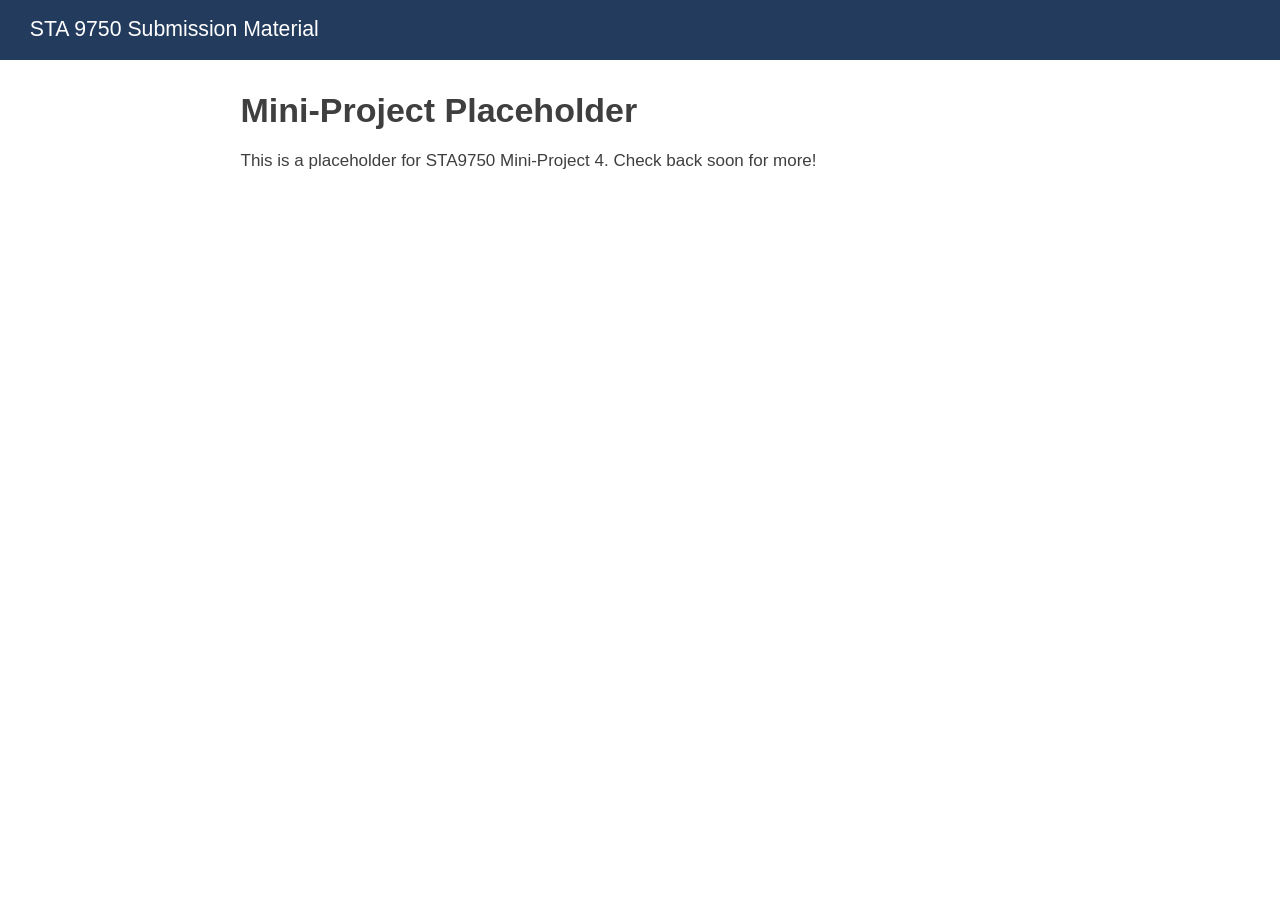
<file: docs/mp04.html>
<!DOCTYPE html>
<html xmlns="http://www.w3.org/1999/xhtml" lang="en" xml:lang="en"><head>

<meta charset="utf-8">
<meta name="generator" content="quarto-1.10.18">

<meta name="viewport" content="width=device-width, initial-scale=1.0, user-scalable=yes">


<title>Mini-Project Placeholder – STA 9750 Submission Material</title>
<style>
/* Default styles provided by pandoc.
** See https://pandoc.org/MANUAL.html#variables-for-html for config info.
*/
span.smallcaps{font-variant: small-caps;}
div.columns{display: flex; gap: 1.5em;}
div.column{flex: auto;}
@media screen {
div.columns{gap: min(4vw, 1.5em);}
div.column{overflow-x: auto;}
}
div.hanging-indent{margin-left: 1.5em; text-indent: -1.5em;}
ul.task-list{list-style: none;}
ul.task-list li input[type="checkbox"] {
  width: 0.8em;
  margin: 0 0.8em 0.2em -1em; /* quarto-specific, see https://github.com/quarto-dev/quarto-cli/issues/4556 */ 
  vertical-align: middle;
}
</style>


<script src="site_libs/quarto-nav/quarto-nav.js"></script>
<script src="site_libs/quarto-nav/headroom.min.js"></script>
<script src="site_libs/clipboard/clipboard.min.js"></script>
<script src="site_libs/quarto-search/autocomplete.umd.js"></script>
<script src="site_libs/quarto-search/fuse.min.js"></script>
<script src="site_libs/quarto-search/quarto-search.js"></script>
<meta name="quarto:offset" content="./">
<script src="site_libs/quarto-html/quarto.js" type="module"></script>
<script src="site_libs/quarto-html/tabsets/tabsets.js" type="module"></script>
<script src="site_libs/quarto-html/popper.min.js"></script>
<script src="site_libs/quarto-html/tippy.umd.min.js"></script>
<script src="site_libs/quarto-html/anchor.min.js"></script>
<link href="site_libs/quarto-html/tippy.css" rel="stylesheet">
<link href="site_libs/quarto-html/quarto-syntax-highlighting-64a204ab8560d761af7679ceaba22944.css" rel="stylesheet" id="quarto-text-highlighting-styles">
<script src="site_libs/bootstrap/bootstrap.min.js"></script>
<link href="site_libs/bootstrap/bootstrap-icons.css" rel="stylesheet">
<link href="site_libs/bootstrap/bootstrap-f20c3bc0f158c1f6cef51c80d0cb551c.min.css" rel="stylesheet" append-hash="true" id="quarto-bootstrap" data-mode="light">
<script id="quarto-search-options" type="application/json">{
  "location": "navbar",
  "copy-button": false,
  "collapse-after": 3,
  "panel-placement": "end",
  "type": "overlay",
  "limit": 50,
  "keyboard-shortcut": [
    "f",
    "/",
    "s"
  ],
  "show-item-context": false,
  "language": {
    "search-no-results-text": "No results",
    "search-matching-documents-text": "matching documents",
    "search-copy-link-title": "Copy link to search",
    "search-hide-matches-text": "Hide additional matches",
    "search-more-match-text": "more match in this document",
    "search-more-matches-text": "more matches in this document",
    "search-clear-button-title": "Clear",
    "search-text-placeholder": "",
    "search-detached-cancel-button-title": "Cancel",
    "search-submit-button-title": "Submit",
    "search-label": "Search"
  }
}</script>


<link rel="stylesheet" href="styles.css">
</head>

<body class="nav-fixed fullcontent quarto-light">

<div id="quarto-search-results"></div>
  <header id="quarto-header" class="headroom fixed-top">
    <nav class="navbar navbar-expand-lg " data-bs-theme="dark">
      <div class="navbar-container container-fluid">
      <div class="navbar-brand-container mx-auto">
    <a class="navbar-brand" href="./index.html">
    <span class="navbar-title">STA 9750 Submission Material</span>
    </a>
  </div>
        <div class="quarto-navbar-tools tools-end">
</div>
      </div> <!-- /container-fluid -->
    </nav>
</header>
<!-- content -->
<div id="quarto-content" class="quarto-container page-columns page-rows-contents page-layout-article page-navbar">
<!-- sidebar -->
<!-- margin-sidebar -->
    
<!-- main -->
<main class="content" id="quarto-document-content">

<header id="title-block-header" class="quarto-title-block default">
<div class="quarto-title">
<h1 class="title">Mini-Project Placeholder</h1>
</div>



<div class="quarto-title-meta">

    
  
    
  </div>
  


</header>


<p>This is a placeholder for STA9750 Mini-Project 4. Check back soon for more!</p>



</main> <!-- /main -->
<script id="quarto-html-after-body" type="application/javascript">
  window.document.addEventListener("DOMContentLoaded", function (event) {
    const icon = "";
    const anchorJS = new window.AnchorJS();
    anchorJS.options = {
      placement: 'right',
      icon: icon
    };
    anchorJS.add('.anchored');
    const isCodeAnnotation = (el) => {
      for (const clz of el.classList) {
        if (clz.startsWith('code-annotation-')) {                     
          return true;
        }
      }
      return false;
    }
    const onCopySuccess = function(e) {
      // button target
      const button = e.trigger;
      // don't keep focus
      button.blur();
      // flash "checked"
      button.classList.add('code-copy-button-checked');
      var currentTitle = button.getAttribute("title");
      button.setAttribute("title", "Copied!");
      let tooltip;
      if (window.bootstrap) {
        button.setAttribute("data-bs-toggle", "tooltip");
        button.setAttribute("data-bs-placement", "left");
        button.setAttribute("data-bs-title", "Copied!");
        tooltip = new bootstrap.Tooltip(button, 
          { trigger: "manual", 
            customClass: "code-copy-button-tooltip",
            offset: [0, -8]});
        tooltip.show();    
      }
      setTimeout(function() {
        if (tooltip) {
          tooltip.hide();
          button.removeAttribute("data-bs-title");
          button.removeAttribute("data-bs-toggle");
          button.removeAttribute("data-bs-placement");
        }
        button.setAttribute("title", currentTitle);
        button.classList.remove('code-copy-button-checked');
      }, 1000);
      // clear code selection
      e.clearSelection();
    }
    const getTextToCopy = function(trigger) {
      const outerScaffold = trigger.parentElement.cloneNode(true);
      const codeEl = outerScaffold.querySelector('code');
      for (const childEl of codeEl.children) {
        if (isCodeAnnotation(childEl)) {
          childEl.remove();
        }
      }
      return codeEl.innerText;
    }
    const clipboard = new window.ClipboardJS('.code-copy-button:not([data-in-quarto-modal])', {
      text: getTextToCopy
    });
    clipboard.on('success', onCopySuccess);
    if (window.document.getElementById('quarto-embedded-source-code-modal')) {
      const clipboardModal = new window.ClipboardJS('.code-copy-button[data-in-quarto-modal]', {
        text: getTextToCopy,
        container: window.document.getElementById('quarto-embedded-source-code-modal')
      });
      clipboardModal.on('success', onCopySuccess);
    }
      var localhostRegex = new RegExp(/^(?:http|https):\/\/localhost\:?[0-9]*\//);
      var mailtoRegex = new RegExp(/^mailto:/);
        var filterRegex = new RegExp("https:\/\/FelisitaAbregondeCheung\.github\.io\/STA9750-2026-FALL\/");
      var isInternal = (href) => {
          return filterRegex.test(href) || localhostRegex.test(href) || mailtoRegex.test(href);
      }
      // Inspect non-navigation links and adorn them if external
     var links = window.document.querySelectorAll('a[href]:not(.nav-link):not(.navbar-brand):not(.toc-action):not(.sidebar-link):not(.sidebar-item-toggle):not(.pagination-link):not(.no-external):not([aria-hidden]):not(.dropdown-item):not(.quarto-navigation-tool):not(.about-link)');
      for (var i=0; i<links.length; i++) {
        const link = links[i];
        if (!isInternal(link.href)) {
          // undo the damage that might have been done by quarto-nav.js in the case of
          // links that we want to consider external
          if (link.dataset.originalHref !== undefined) {
            link.href = link.dataset.originalHref;
          }
        }
      }
    function tippyHover(el, contentFn, onTriggerFn, onUntriggerFn) {
      const config = {
        allowHTML: true,
        maxWidth: 500,
        delay: 100,
        arrow: false,
        appendTo: function(el) {
            return el.parentElement;
        },
        interactive: true,
        interactiveBorder: 10,
        theme: 'quarto',
        placement: 'bottom-start',
      };
      if (contentFn) {
        config.content = contentFn;
      }
      if (onTriggerFn) {
        config.onTrigger = onTriggerFn;
      }
      if (onUntriggerFn) {
        config.onUntrigger = onUntriggerFn;
      }
      window.tippy(el, config); 
    }
    const noterefs = window.document.querySelectorAll('a[role="doc-noteref"]');
    for (var i=0; i<noterefs.length; i++) {
      const ref = noterefs[i];
      tippyHover(ref, function() {
        // use id or data attribute instead here
        let href = ref.getAttribute('data-footnote-href') || ref.getAttribute('href');
        try { href = new URL(href).hash; } catch {}
        const id = href.replace(/^#\/?/, "");
        const note = window.document.getElementById(id);
        if (note) {
          return note.innerHTML;
        } else {
          return "";
        }
      });
    }
    const xrefs = window.document.querySelectorAll('a.quarto-xref');
    const processXRef = (id, note) => {
      // Strip column container classes
      const stripColumnClz = (el) => {
        el.classList.remove("page-full", "page-columns");
        if (el.children) {
          for (const child of el.children) {
            stripColumnClz(child);
          }
        }
      }
      stripColumnClz(note)
      if (id === null || id.startsWith('sec-')) {
        // Special case sections, only their first couple elements
        const container = document.createElement("div");
        if (note.children && note.children.length > 2) {
          container.appendChild(note.children[0].cloneNode(true));
          for (let i = 1; i < note.children.length; i++) {
            const child = note.children[i];
            if (child.tagName === "P" && child.innerText === "") {
              continue;
            } else {
              container.appendChild(child.cloneNode(true));
              break;
            }
          }
          if (window.Quarto?.typesetMath) {
            window.Quarto.typesetMath(container);
          }
          return container.innerHTML
        } else {
          if (window.Quarto?.typesetMath) {
            window.Quarto.typesetMath(note);
          }
          return note.innerHTML;
        }
      } else {
        // Remove any anchor links if they are present
        const anchorLink = note.querySelector('a.anchorjs-link');
        if (anchorLink) {
          anchorLink.remove();
        }
        if (window.Quarto?.typesetMath) {
          window.Quarto.typesetMath(note);
        }
        if (note.classList.contains("callout")) {
          return note.outerHTML;
        } else {
          return note.innerHTML;
        }
      }
    }
    for (var i=0; i<xrefs.length; i++) {
      const xref = xrefs[i];
      tippyHover(xref, undefined, function(instance) {
        instance.disable();
        let url = xref.getAttribute('href');
        let hash = undefined; 
        if (url.startsWith('#')) {
          hash = url;
        } else {
          try { hash = new URL(url).hash; } catch {}
        }
        if (hash) {
          const id = hash.replace(/^#\/?/, "");
          const note = window.document.getElementById(id);
          if (note !== null) {
            try {
              const html = processXRef(id, note.cloneNode(true));
              instance.setContent(html);
            } finally {
              instance.enable();
              instance.show();
            }
          } else {
            // See if we can fetch this
            fetch(url.split('#')[0])
            .then(res => res.text())
            .then(html => {
              const parser = new DOMParser();
              const htmlDoc = parser.parseFromString(html, "text/html");
              const note = htmlDoc.getElementById(id);
              if (note !== null) {
                const html = processXRef(id, note);
                instance.setContent(html);
              } 
            }).finally(() => {
              instance.enable();
              instance.show();
            });
          }
        } else {
          // See if we can fetch a full url (with no hash to target)
          // This is a special case and we should probably do some content thinning / targeting
          fetch(url)
          .then(res => res.text())
          .then(html => {
            const parser = new DOMParser();
            const htmlDoc = parser.parseFromString(html, "text/html");
            const note = htmlDoc.querySelector('main.content');
            if (note !== null) {
              // This should only happen for chapter cross references
              // (since there is no id in the URL)
              // remove the first header
              if (note.children.length > 0 && note.children[0].tagName === "HEADER") {
                note.children[0].remove();
              }
              const html = processXRef(null, note);
              instance.setContent(html);
            } 
          }).finally(() => {
            instance.enable();
            instance.show();
          });
        }
      }, function(instance) {
      });
    }
        let selectedAnnoteEl;
        const selectorForAnnotation = ( cell, annotation) => {
          let cellAttr = 'data-code-cell="' + cell + '"';
          let lineAttr = 'data-code-annotation="' +  annotation + '"';
          const selector = 'span[' + cellAttr + '][' + lineAttr + ']';
          return selector;
        }
        const selectCodeLines = (annoteEl) => {
          const doc = window.document;
          const targetCell = annoteEl.getAttribute("data-target-cell");
          const targetAnnotation = annoteEl.getAttribute("data-target-annotation");
          const annoteSpan = window.document.querySelector(selectorForAnnotation(targetCell, targetAnnotation));
          const lines = annoteSpan.getAttribute("data-code-lines").split(",");
          const lineIds = lines.map((line) => {
            return targetCell + "-" + line;
          })
          let top = null;
          let height = null;
          let parent = null;
          if (lineIds.length > 0) {
              //compute the position of the single el (top and bottom and make a div)
              const el = window.document.getElementById(lineIds[0]);
              top = el.offsetTop;
              height = el.offsetHeight;
              parent = el.parentElement.parentElement;
            if (lineIds.length > 1) {
              const lastEl = window.document.getElementById(lineIds[lineIds.length - 1]);
              const bottom = lastEl.offsetTop + lastEl.offsetHeight;
              height = bottom - top;
            }
            if (top !== null && height !== null && parent !== null) {
              // cook up a div (if necessary) and position it 
              let div = window.document.getElementById("code-annotation-line-highlight");
              if (div === null) {
                div = window.document.createElement("div");
                div.setAttribute("id", "code-annotation-line-highlight");
                div.style.position = 'absolute';
                parent.appendChild(div);
              }
              div.style.top = top - 2 + "px";
              div.style.height = height + 4 + "px";
              div.style.left = 0;
              let gutterDiv = window.document.getElementById("code-annotation-line-highlight-gutter");
              if (gutterDiv === null) {
                gutterDiv = window.document.createElement("div");
                gutterDiv.setAttribute("id", "code-annotation-line-highlight-gutter");
                gutterDiv.style.position = 'absolute';
                const codeCell = window.document.getElementById(targetCell);
                const gutter = codeCell.querySelector('.code-annotation-gutter');
                gutter.appendChild(gutterDiv);
              }
              gutterDiv.style.top = top - 2 + "px";
              gutterDiv.style.height = height + 4 + "px";
            }
            selectedAnnoteEl = annoteEl;
          }
        };
        const unselectCodeLines = () => {
          const elementsIds = ["code-annotation-line-highlight", "code-annotation-line-highlight-gutter"];
          elementsIds.forEach((elId) => {
            const div = window.document.getElementById(elId);
            if (div) {
              div.remove();
            }
          });
          selectedAnnoteEl = undefined;
        };
          // Handle positioning of the toggle
      window.addEventListener(
        "resize",
        throttle(() => {
          elRect = undefined;
          if (selectedAnnoteEl) {
            selectCodeLines(selectedAnnoteEl);
          }
        }, 10)
      );
      function throttle(fn, ms) {
      let throttle = false;
      let timer;
        return (...args) => {
          if(!throttle) { // first call gets through
              fn.apply(this, args);
              throttle = true;
          } else { // all the others get throttled
              if(timer) clearTimeout(timer); // cancel #2
              timer = setTimeout(() => {
                fn.apply(this, args);
                timer = throttle = false;
              }, ms);
          }
        };
      }
        // Attach click handler to the DT
        const annoteDls = window.document.querySelectorAll('dt[data-target-cell]');
        for (const annoteDlNode of annoteDls) {
          annoteDlNode.addEventListener('click', (event) => {
            const clickedEl = event.target;
            if (clickedEl !== selectedAnnoteEl) {
              unselectCodeLines();
              const activeEl = window.document.querySelector('dt[data-target-cell].code-annotation-active');
              if (activeEl) {
                activeEl.classList.remove('code-annotation-active');
              }
              selectCodeLines(clickedEl);
              clickedEl.classList.add('code-annotation-active');
            } else {
              // Unselect the line
              unselectCodeLines();
              clickedEl.classList.remove('code-annotation-active');
            }
          });
        }
    const findCites = (el) => {
      const parentEl = el.parentElement;
      if (parentEl) {
        const cites = parentEl.dataset.cites;
        if (cites) {
          return {
            el,
            cites: cites.split(' ')
          };
        } else {
          return findCites(el.parentElement)
        }
      } else {
        return undefined;
      }
    };
    var bibliorefs = window.document.querySelectorAll('a[role="doc-biblioref"]');
    for (var i=0; i<bibliorefs.length; i++) {
      const ref = bibliorefs[i];
      const citeInfo = findCites(ref);
      if (citeInfo) {
        tippyHover(citeInfo.el, function() {
          var popup = window.document.createElement('div');
          citeInfo.cites.forEach(function(cite) {
            var citeDiv = window.document.createElement('div');
            citeDiv.classList.add('hanging-indent');
            citeDiv.classList.add('csl-entry');
            var biblioDiv = window.document.getElementById('ref-' + cite);
            if (biblioDiv) {
              citeDiv.innerHTML = biblioDiv.innerHTML;
            }
            popup.appendChild(citeDiv);
          });
          return popup.innerHTML;
        });
      }
    }
  });
  </script>
</div> <!-- /content -->




</body></html>
</file>
<file: docs/site_libs/quarto-html/tippy.css>
.tippy-box[data-animation=fade][data-state=hidden]{opacity:0}[data-tippy-root]{max-width:calc(100vw - 10px)}.tippy-box{position:relative;background-color:#333;color:#fff;border-radius:4px;font-size:14px;line-height:1.4;white-space:normal;outline:0;transition-property:transform,visibility,opacity}.tippy-box[data-placement^=top]>.tippy-arrow{bottom:0}.tippy-box[data-placement^=top]>.tippy-arrow:before{bottom:-7px;left:0;border-width:8px 8px 0;border-top-color:initial;transform-origin:center top}.tippy-box[data-placement^=bottom]>.tippy-arrow{top:0}.tippy-box[data-placement^=bottom]>.tippy-arrow:before{top:-7px;left:0;border-width:0 8px 8px;border-bottom-color:initial;transform-origin:center bottom}.tippy-box[data-placement^=left]>.tippy-arrow{right:0}.tippy-box[data-placement^=left]>.tippy-arrow:before{border-width:8px 0 8px 8px;border-left-color:initial;right:-7px;transform-origin:center left}.tippy-box[data-placement^=right]>.tippy-arrow{left:0}.tippy-box[data-placement^=right]>.tippy-arrow:before{left:-7px;border-width:8px 8px 8px 0;border-right-color:initial;transform-origin:center right}.tippy-box[data-inertia][data-state=visible]{transition-timing-function:cubic-bezier(.54,1.5,.38,1.11)}.tippy-arrow{width:16px;height:16px;color:#333}.tippy-arrow:before{content:"";position:absolute;border-color:transparent;border-style:solid}.tippy-content{position:relative;padding:5px 9px;z-index:1}
</file>
<file: docs/site_libs/quarto-html/quarto-syntax-highlighting-64a204ab8560d761af7679ceaba22944.css>
/* quarto syntax highlight colors */
:root {
  --quarto-hl-ot-color: #003B4F;
  --quarto-hl-at-color: #657422;
  --quarto-hl-ss-color: #20794D;
  --quarto-hl-an-color: #5E5E5E;
  --quarto-hl-fu-color: #4758AB;
  --quarto-hl-st-color: #20794D;
  --quarto-hl-cf-color: #003B4F;
  --quarto-hl-op-color: #5E5E5E;
  --quarto-hl-er-color: #AD0000;
  --quarto-hl-bn-color: #AD0000;
  --quarto-hl-al-color: #AD0000;
  --quarto-hl-va-color: #111111;
  --quarto-hl-bu-color: inherit;
  --quarto-hl-ex-color: inherit;
  --quarto-hl-pp-color: #AD0000;
  --quarto-hl-in-color: #5E5E5E;
  --quarto-hl-vs-color: #20794D;
  --quarto-hl-wa-color: #5E5E5E;
  --quarto-hl-do-color: #5E5E5E;
  --quarto-hl-im-color: #00769E;
  --quarto-hl-ch-color: #20794D;
  --quarto-hl-dt-color: #AD0000;
  --quarto-hl-fl-color: #AD0000;
  --quarto-hl-co-color: #5E5E5E;
  --quarto-hl-cv-color: #5E5E5E;
  --quarto-hl-cn-color: #8f5902;
  --quarto-hl-sc-color: #5E5E5E;
  --quarto-hl-dv-color: #AD0000;
  --quarto-hl-kw-color: #003B4F;
}

/* other quarto variables */
:root {
  --quarto-font-monospace: SFMono-Regular, Menlo, Monaco, Consolas, "Liberation Mono", "Courier New", monospace;
}

/* syntax highlight based on Pandoc's rules */
pre > code.sourceCode > span {
  color: #003B4F;
}

code.sourceCode > span {
  color: #003B4F;
}

div.sourceCode,
div.sourceCode pre.sourceCode {
  color: #003B4F;
}

/* Normal */
code span {
  color: #003B4F;
}

/* Alert */
code span.al {
  color: #AD0000;
  font-style: inherit;
}

/* Annotation */
code span.an {
  color: #5E5E5E;
  font-style: inherit;
}

/* Attribute */
code span.at {
  color: #657422;
  font-style: inherit;
}

/* BaseN */
code span.bn {
  color: #AD0000;
  font-style: inherit;
}

/* BuiltIn */
code span.bu {
  font-style: inherit;
}

/* ControlFlow */
code span.cf {
  color: #003B4F;
  font-weight: bold;
  font-style: inherit;
}

/* Char */
code span.ch {
  color: #20794D;
  font-style: inherit;
}

/* Constant */
code span.cn {
  color: #8f5902;
  font-style: inherit;
}

/* Comment */
code span.co {
  color: #5E5E5E;
  font-style: inherit;
}

/* CommentVar */
code span.cv {
  color: #5E5E5E;
  font-style: italic;
}

/* Documentation */
code span.do {
  color: #5E5E5E;
  font-style: italic;
}

/* DataType */
code span.dt {
  color: #AD0000;
  font-style: inherit;
}

/* DecVal */
code span.dv {
  color: #AD0000;
  font-style: inherit;
}

/* Error */
code span.er {
  color: #AD0000;
  font-style: inherit;
}

/* Extension */
code span.ex {
  font-style: inherit;
}

/* Float */
code span.fl {
  color: #AD0000;
  font-style: inherit;
}

/* Function */
code span.fu {
  color: #4758AB;
  font-style: inherit;
}

/* Import */
code span.im {
  color: #00769E;
  font-style: inherit;
}

/* Information */
code span.in {
  color: #5E5E5E;
  font-style: inherit;
}

/* Keyword */
code span.kw {
  color: #003B4F;
  font-weight: bold;
  font-style: inherit;
}

/* Operator */
code span.op {
  color: #5E5E5E;
  font-style: inherit;
}

/* Other */
code span.ot {
  color: #003B4F;
  font-style: inherit;
}

/* Preprocessor */
code span.pp {
  color: #AD0000;
  font-style: inherit;
}

/* SpecialChar */
code span.sc {
  color: #5E5E5E;
  font-style: inherit;
}

/* SpecialString */
code span.ss {
  color: #20794D;
  font-style: inherit;
}

/* String */
code span.st {
  color: #20794D;
  font-style: inherit;
}

/* Variable */
code span.va {
  color: #111111;
  font-style: inherit;
}

/* VerbatimString */
code span.vs {
  color: #20794D;
  font-style: inherit;
}

/* Warning */
code span.wa {
  color: #5E5E5E;
  font-style: italic;
}

.prevent-inlining {
  content: "</";
}

/*# sourceMappingURL=9d8d5bb603a83b8298b89080a598c93b.css.map */
</file>
<file: docs/styles.css>
body {
  font-family: "Arial", "Helvetica Neue", Helvetica, sans-serif;
  color: #3f3f3f;
  background-color: #ffffff;
  line-height: 1.5;
}

h1 {
  font-weight: 700;
  color: #3f3f3f;
  margin-bottom: 0.4rem;
}

h2 {
  font-weight: 700;
  color: #3f3f3f;
  border-bottom: 1px solid #d9d9d9;
  padding-bottom: 0.25rem;
  margin-top: 1.6rem;
}

h3 {
  font-weight: 600;
  color: #4a4a4a;
}

.navbar {
  background-color: #233B5D !important;
}

.navbar-title,
.navbar-nav .nav-link {
  color: #ffffff !important;
}

.callout-note {
  background-color: #eef7ec;
  border-left: 4px solid #9fbd94;
}

p {
  margin-bottom: 0.8rem;
}

code {
  font-size: 0.9em;
}
</file>
